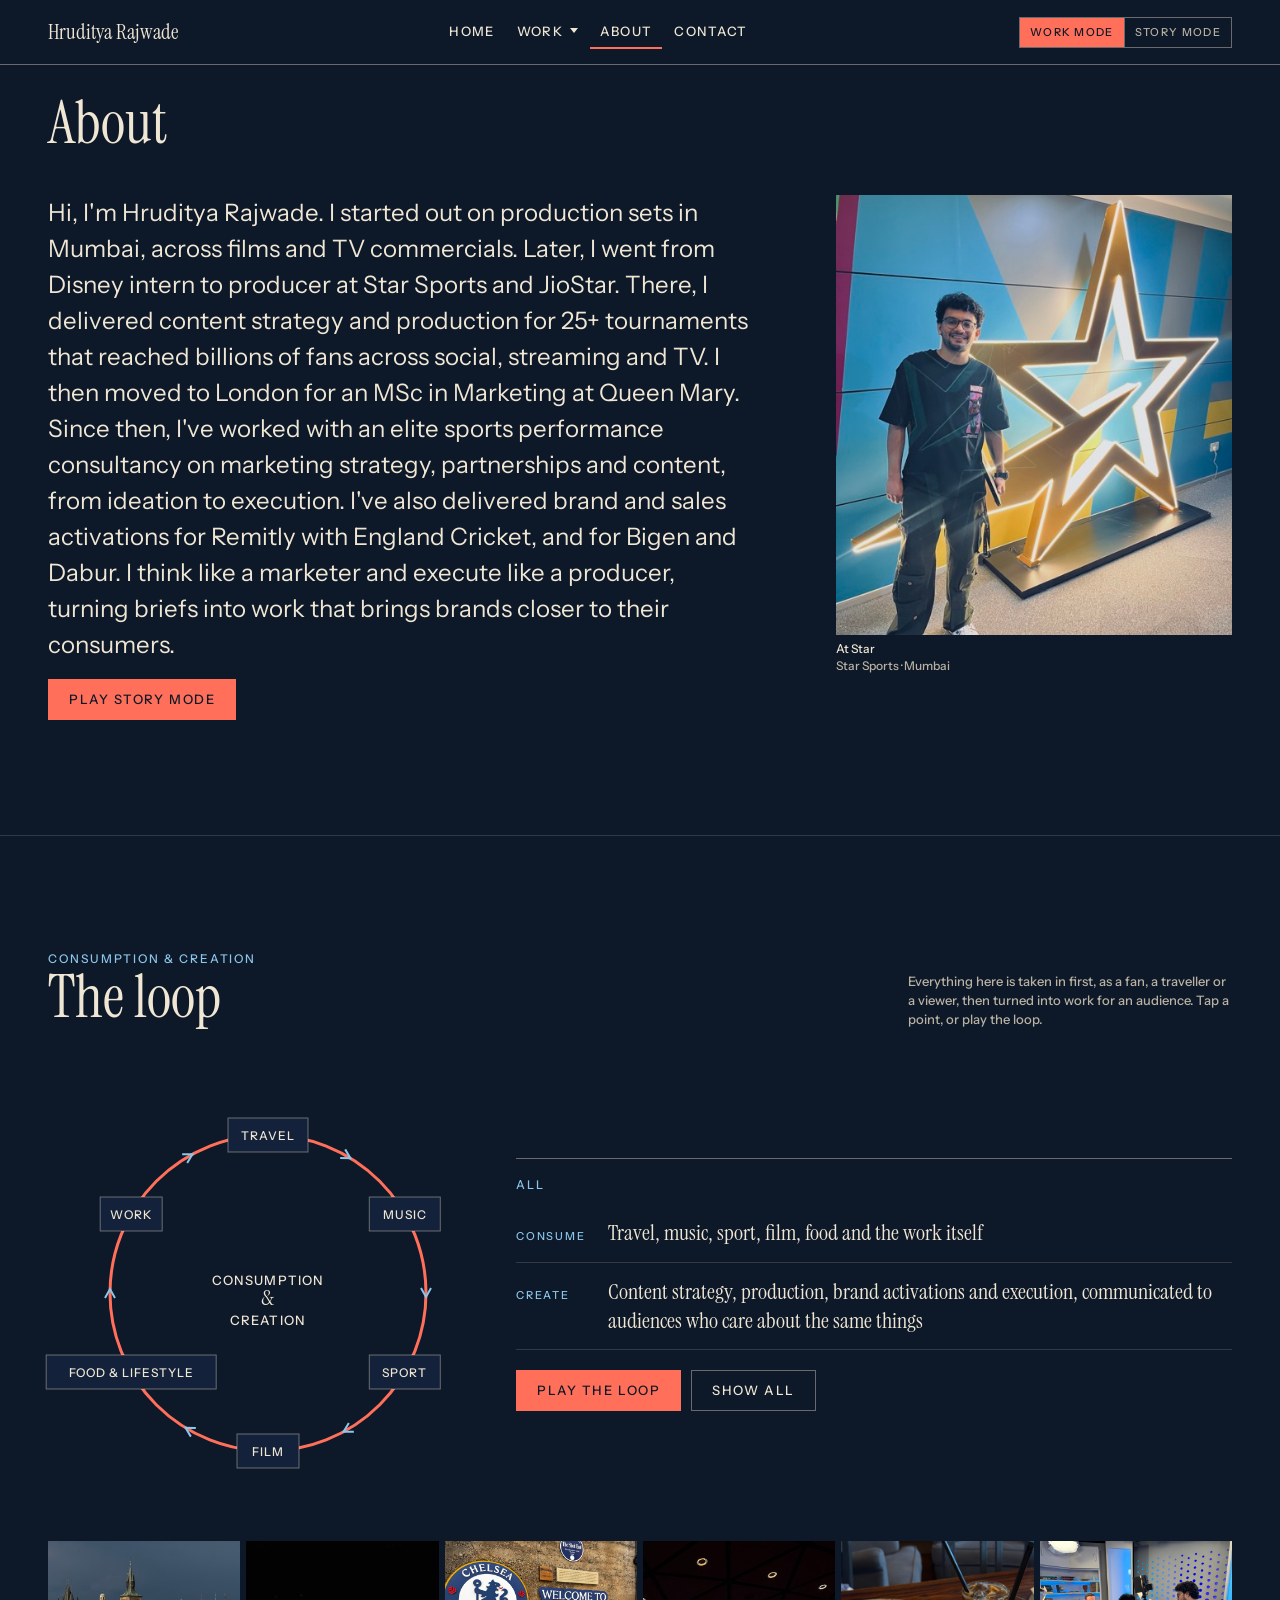
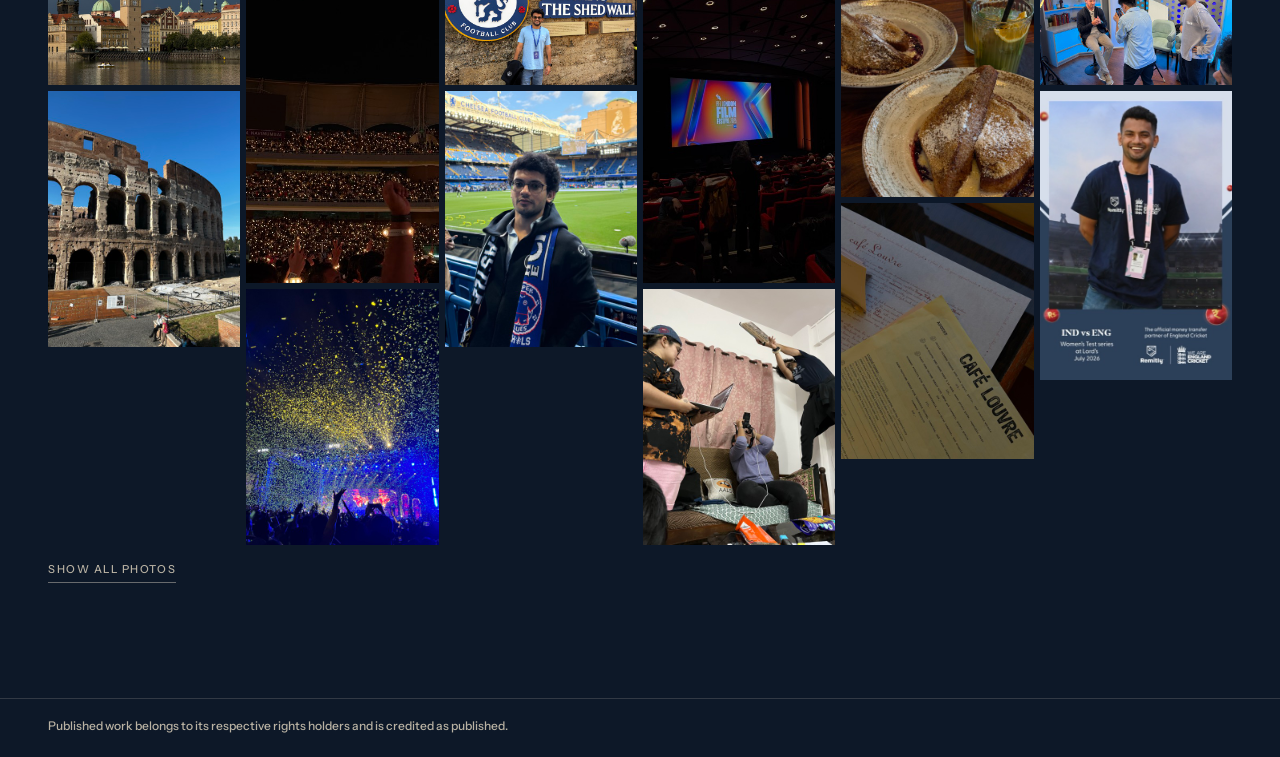
<file: about.html>
<!doctype html>
<html lang="en-GB">
<head>
<meta charset="utf-8">
<meta name="viewport" content="width=device-width, initial-scale=1, viewport-fit=cover">
<title>About | Hruditya Rajwade</title>
<meta name="description" content="Content and marketing across sports, media and entertainment. Two years producing for Star Sports and JioStar; MSc Marketing, QMUL. London.">
<meta name="theme-color" content="#0d1828">
<meta property="og:type" content="website">
<meta property="og:site_name" content="Hruditya Rajwade">
<meta property="og:title" content="Hruditya Rajwade — Content &amp; Marketing Professional">
<meta property="og:description" content="Content and marketing across sports, media and entertainment. Two years producing for Star Sports and JioStar; MSc Marketing, QMUL. London.">
<meta property="og:image" content="https://hrud1tya.github.io/Hruditya/assets/og.jpg">
<meta property="og:image:width" content="1200">
<meta property="og:image:height" content="630">
<meta property="og:image:alt" content="Hruditya Rajwade, Content &amp; Marketing Professional">
<meta name="twitter:card" content="summary_large_image">
<meta name="twitter:title" content="Hruditya Rajwade — Content &amp; Marketing Professional">
<meta name="twitter:description" content="Content and marketing across sports, media and entertainment. Two years producing for Star Sports and JioStar; MSc Marketing, QMUL. London.">
<meta name="twitter:image" content="https://hrud1tya.github.io/Hruditya/assets/og.jpg">
<link rel="preconnect" href="https://fonts.googleapis.com">
<link rel="preconnect" href="https://fonts.gstatic.com" crossorigin>
<link rel="stylesheet" href="https://fonts.googleapis.com/css2?family=Instrument+Serif&family=Instrument+Sans:wght@400;500&family=Press+Start+2P&display=swap">
<link rel="stylesheet" href="assets/css/site.css?v=28">
<link rel="icon" href="data:image/svg+xml,%3Csvg xmlns='http://www.w3.org/2000/svg' viewBox='0 0 32 32'%3E%3Crect width='32' height='32' fill='%230d1828'/%3E%3Ctext x='16' y='23' text-anchor='middle' font-family='Georgia,serif' font-size='18' fill='%23ff6f59'%3EHR%3C/text%3E%3C/svg%3E">
<script>try{document.documentElement.dataset.mode=localStorage.getItem("hr-mode")||"work"}catch(e){}</script>
</head>
<body class="p-about">
<a class="sr" href="#main">Skip to content</a>
<header class="mast"><div class="wrap mast-in"><a class="mast-name" href="index.html"><b>Hruditya Rajwade</b></a><nav class="nav" aria-label="Main"><a href="index.html">Home</a><details class="menu"><summary>Work</summary><div class="menu-list"><a href="work.html">Overview</a><a href="work-content.html">Content &amp; Creative</a><a href="work-marketing.html">Marketing &amp; Strategy</a><a href="library.html">Selected work</a></div></details><a href="about.html" aria-current="page">About</a><a href="contact.html">Contact</a></nav><div class="mode" role="group" aria-label="Mode"><a class="mode-work" href="work.html" data-mode="work" aria-current=true>Work<span class="mode-x"> mode</span></a><a class="mode-story" href="story.html" data-mode="story">Story<span class="mode-x"> mode</span></a></div></div></header>
<main id="main">
<div class="wrap page-head"><h1 class="h-l">About</h1></div>
<section class="sec-tight"><div class="wrap split rev">
<div class="stack-gap"><p class="about-text">Hi, I&#x27;m Hruditya Rajwade. I started out on production sets in Mumbai, across films and TV commercials. Later, I went from Disney intern to producer at Star Sports and JioStar. There, I delivered content strategy and production for 25+ tournaments that reached billions of fans across social, streaming and TV. I then moved to London for an MSc in Marketing at Queen Mary. Since then, I&#x27;ve worked with an elite sports performance consultancy on marketing strategy, partnerships and content, from ideation to execution. I&#x27;ve also delivered brand and sales activations for Remitly with England Cricket, and for Bigen and Dabur. I think like a marketer and execute like a producer, turning briefs into work that brings brands closer to their consumers.</p>
<p><a class="btn" href="story.html" data-mode-set="story">Play Story mode</a></p></div>
<div><div class="photo-set"><div class="wall one" data-wall><figure class="tile" data-cat=""><span class="pic" style="aspect-ratio:480/640"><img class="fade" src="assets/img/in-front-of-star-logo-0855-s.jpg" srcset="assets/img/in-front-of-star-logo-0855-s.jpg 640w, assets/img/in-front-of-star-logo-0855-l.jpg 1600w" sizes="(min-width: 900px) 25vw, 50vw" data-full="assets/img/in-front-of-star-logo-0855-l.jpg" width="480" height="640" alt="At Star · Star Sports · Mumbai" loading="lazy" decoding="async"></span><figcaption><b>At Star</b><span>Star Sports · Mumbai</span></figcaption></figure></div></div></div>
</div></section>
<section id="loop"><div class="wrap">
<div class="sec-head"><div><p class="kicker">Consumption &amp; Creation</p><h2 class="h-l">The loop</h2></div>
<p class="story-hint">Everything here is taken in first, as a fan, a traveller or a viewer, then turned into work for an audience. Tap a point, or play the loop.</p></div>
<div class="loop" data-loop='{&quot;travel&quot;: {&quot;label&quot;: &quot;Travel&quot;, &quot;consume&quot;: &quot;Cities, streets and coastlines, and how people live in them.&quot;, &quot;create&quot;: &quot;The eye behind production: how a shoot is framed and a story is told, on set and in the edit.&quot;}, &quot;music&quot;: {&quot;label&quot;: &quot;Music&quot;, &quot;consume&quot;: &quot;Gigs and live shows, from Mumbai to the O2.&quot;, &quot;create&quot;: &quot;Rhythm in the edit, and the music video \&quot;Concert Tickets\&quot; by DEYV, conceived, shot and edited.&quot;}, &quot;sport&quot;: {&quot;label&quot;: &quot;Sport&quot;, &quot;consume&quot;: &quot;Matchdays at Stamford Bridge, Wembley, The Oval and the Wankhede, as a fan first.&quot;, &quot;create&quot;: &quot;Content strategy for 25+ tournaments, and activations for Remitly with England Cricket, planned the way a fan watches.&quot;}, &quot;film&quot;: {&quot;label&quot;: &quot;Film&quot;, &quot;consume&quot;: &quot;Cinema and festivals, from the BFI London Film Festival.&quot;, &quot;create&quot;: &quot;Production: film school, assistant director on sets, then directing talent on shoots.&quot;}, &quot;food&quot;: {&quot;label&quot;: &quot;Food &amp; Lifestyle&quot;, &quot;consume&quot;: &quot;Cafés, food and the brands on the everyday shelf.&quot;, &quot;create&quot;: &quot;Brand and sales activations for Bigen and Dabur 1884, talking to shoppers face to face.&quot;}, &quot;work&quot;: {&quot;label&quot;: &quot;Work&quot;, &quot;consume&quot;: &quot;Briefs, social listening, platform data and what audiences respond to.&quot;, &quot;create&quot;: &quot;Execution: briefs turned into content and campaigns that reach the audience on the right platform, at the right moment.&quot;}}'>
<div class="loop-svg"><svg viewBox="0 0 440 440" role="group" aria-label="Consumption and Creation loop"><circle class="ring" cx="220" cy="220" r="158"/><circle class="ring-run" cx="220" cy="220" r="158" pathLength="600" transform="rotate(-90 220 220)"/><path class="tick" d="M-5,-5 L4,0 L-5,5" transform="translate(299.0,83.2) rotate(30.0)"/><path class="tick" d="M-5,-5 L4,0 L-5,5" transform="translate(378.0,220.0) rotate(90.0)"/><path class="tick" d="M-5,-5 L4,0 L-5,5" transform="translate(299.0,356.8) rotate(150.0)"/><path class="tick" d="M-5,-5 L4,0 L-5,5" transform="translate(141.0,356.8) rotate(210.0)"/><path class="tick" d="M-5,-5 L4,0 L-5,5" transform="translate(62.0,220.0) rotate(270.0)"/><path class="tick" d="M-5,-5 L4,0 L-5,5" transform="translate(141.0,83.2) rotate(330.0)"/><text class="mid" x="220" y="212" text-anchor="middle">Consumption</text><text class="mid amp" x="220" y="232" text-anchor="middle">&amp;</text><text class="mid" x="220" y="252" text-anchor="middle">Creation</text><g class="node" data-node="travel" data-i="0" role="button" tabindex="0" aria-pressed="false" aria-label="Travel"><rect x="180.0" y="45.0" width="80.0" height="34"/><text x="220.0" y="67.0" text-anchor="middle">Travel</text></g><g class="node" data-node="music" data-i="1" role="button" tabindex="0" aria-pressed="false" aria-label="Music"><rect x="321.3" y="124.0" width="71.0" height="34"/><text x="356.8" y="146.0" text-anchor="middle">Music</text></g><g class="node" data-node="sport" data-i="2" role="button" tabindex="0" aria-pressed="false" aria-label="Sport"><rect x="321.3" y="282.0" width="71.0" height="34"/><text x="356.8" y="304.0" text-anchor="middle">Sport</text></g><g class="node" data-node="film" data-i="3" role="button" tabindex="0" aria-pressed="false" aria-label="Film"><rect x="189.0" y="361.0" width="62.0" height="34"/><text x="220.0" y="383.0" text-anchor="middle">Film</text></g><g class="node" data-node="food" data-i="4" role="button" tabindex="0" aria-pressed="false" aria-label="Food &amp; Lifestyle"><rect x="-1.8" y="282.0" width="170.0" height="34"/><text x="83.2" y="304.0" text-anchor="middle">Food &amp; Lifestyle</text></g><g class="node" data-node="work" data-i="5" role="button" tabindex="0" aria-pressed="false" aria-label="Work"><rect x="52.2" y="124.0" width="62.0" height="34"/><text x="83.2" y="146.0" text-anchor="middle">Work</text></g></svg></div>
<div class="loop-panel">
<p class="kicker loop-label">All</p>
<div class="io"><p class="io-k">Consume</p><p class="io-v loop-consume">Travel, music, sport, film, food and the work itself</p></div>
<div class="io"><p class="io-k coral">Create</p><p class="io-v loop-create">Content strategy, production, brand activations and execution, communicated to audiences who care about the same things</p></div>
<p class="loop-btns"><button type="button" class="btn loop-play">Play the loop</button><button type="button" class="btn ghost loop-all">Show all</button></p>
</div></div>
<div class="photo-set all-mode" id="loopset"><div class="wall loop-wall" id="loopwall" data-wall><figure class="tile lead" data-cat="travel"><span class="pic" style="aspect-ratio:640/480"><img class="fade" src="assets/img/prague-7450-s.jpg" srcset="assets/img/prague-7450-s.jpg 640w, assets/img/prague-7450-l.jpg 1600w" sizes="(min-width: 900px) 25vw, 50vw" data-full="assets/img/prague-7450-l.jpg" width="640" height="480" alt="Prague" loading="eager" fetchpriority="high" decoding="async"></span><figcaption><b>Prague</b></figcaption></figure><figure class="tile lead" data-cat="travel"><span class="pic" style="aspect-ratio:640/480"><img class="fade" src="assets/img/colosseum-5433-s.jpg" srcset="assets/img/colosseum-5433-s.jpg 640w, assets/img/colosseum-5433-l.jpg 1600w" sizes="(min-width: 900px) 25vw, 50vw" data-full="assets/img/colosseum-5433-l.jpg" width="640" height="480" alt="Colosseum · Rome" loading="eager" fetchpriority="high" decoding="async"></span><figcaption><b>Colosseum</b><span>Rome</span></figcaption></figure><figure class="tile" data-cat="travel"><span class="pic" style="aspect-ratio:360/640"><img class="fade" src="assets/img/photographing-karlstejn-castle-7948-s.jpg" srcset="assets/img/photographing-karlstejn-castle-7948-s.jpg 640w, assets/img/photographing-karlstejn-castle-7948-l.jpg 1600w" sizes="(min-width: 900px) 25vw, 50vw" data-full="assets/img/photographing-karlstejn-castle-7948-l.jpg" width="360" height="640" alt="Photographing Karlštejn Castle" loading="eager" decoding="async"></span><figcaption><b>Photographing Karlštejn Castle</b></figcaption></figure><figure class="tile" data-cat="travel"><span class="pic" style="aspect-ratio:360/640"><img class="fade" src="assets/img/kelingking-beach-trek-1552-s.jpg" srcset="assets/img/kelingking-beach-trek-1552-s.jpg 640w, assets/img/kelingking-beach-trek-1552-l.jpg 1600w" sizes="(min-width: 900px) 25vw, 50vw" data-full="assets/img/kelingking-beach-trek-1552-l.jpg" width="360" height="640" alt="Kelingking Beach trek · Bali" loading="eager" decoding="async"></span><figcaption><b>Kelingking Beach trek</b><span>Bali</span></figcaption></figure><figure class="tile" data-cat="travel"><span class="pic" style="aspect-ratio:640/480"><img class="fade" src="assets/img/dancing-house-prague-8775-s.jpg" srcset="assets/img/dancing-house-prague-8775-s.jpg 640w, assets/img/dancing-house-prague-8775-l.jpg 1600w" sizes="(min-width: 900px) 25vw, 50vw" data-full="assets/img/dancing-house-prague-8775-l.jpg" width="640" height="480" alt="Dancing House · Prague" loading="eager" decoding="async"></span><figcaption><b>Dancing House</b><span>Prague</span></figcaption></figure><figure class="tile" data-cat="travel"><span class="pic" style="aspect-ratio:640/360"><img class="fade" src="assets/img/old-harry-rocks-3402-s.jpg" srcset="assets/img/old-harry-rocks-3402-s.jpg 640w, assets/img/old-harry-rocks-3402-l.jpg 1600w" sizes="(min-width: 900px) 25vw, 50vw" data-full="assets/img/old-harry-rocks-3402-l.jpg" width="640" height="360" alt="Old Harry Rocks · Dorset" loading="eager" decoding="async"></span><figcaption><b>Old Harry Rocks</b><span>Dorset</span></figcaption></figure><figure class="tile" data-cat="travel"><span class="pic" style="aspect-ratio:360/640"><img class="fade" src="assets/img/venice-9984-s.jpg" srcset="assets/img/venice-9984-s.jpg 640w, assets/img/venice-9984-l.jpg 1600w" sizes="(min-width: 900px) 25vw, 50vw" data-full="assets/img/venice-9984-l.jpg" width="360" height="640" alt="Venice" loading="lazy" decoding="async"></span><figcaption><b>Venice</b></figcaption></figure><figure class="tile" data-cat="travel"><span class="pic" style="aspect-ratio:640/480"><img class="fade" src="assets/img/lennon-wall-prague-7484-s.jpg" srcset="assets/img/lennon-wall-prague-7484-s.jpg 640w, assets/img/lennon-wall-prague-7484-l.jpg 1600w" sizes="(min-width: 900px) 25vw, 50vw" data-full="assets/img/lennon-wall-prague-7484-l.jpg" width="640" height="480" alt="Lennon Wall · Prague" loading="lazy" decoding="async"></span><figcaption><b>Lennon Wall</b><span>Prague</span></figcaption></figure><figure class="tile" data-cat="travel"><span class="pic" style="aspect-ratio:360/640"><img class="fade" src="assets/img/lake-como-0067-s.jpg" srcset="assets/img/lake-como-0067-s.jpg 640w, assets/img/lake-como-0067-l.jpg 1600w" sizes="(min-width: 900px) 25vw, 50vw" data-full="assets/img/lake-como-0067-l.jpg" width="360" height="640" alt="Lake Como" loading="lazy" decoding="async"></span><figcaption><b>Lake Como</b></figcaption></figure><figure class="tile" data-cat="travel"><span class="pic" style="aspect-ratio:480/640"><img class="fade" src="assets/img/looking-out-of-the-train-8909-s.jpg" srcset="assets/img/looking-out-of-the-train-8909-s.jpg 640w, assets/img/looking-out-of-the-train-8909-l.jpg 1600w" sizes="(min-width: 900px) 25vw, 50vw" data-full="assets/img/looking-out-of-the-train-8909-l.jpg" width="480" height="640" alt="Out of the train window" loading="lazy" decoding="async"></span><figcaption><b>Out of the train window</b></figcaption></figure><figure class="tile" data-cat="travel"><span class="pic" style="aspect-ratio:640/480"><img class="fade" src="assets/img/leake-street-graffiti-6985-s.jpg" srcset="assets/img/leake-street-graffiti-6985-s.jpg 640w, assets/img/leake-street-graffiti-6985-l.jpg 1600w" sizes="(min-width: 900px) 25vw, 50vw" data-full="assets/img/leake-street-graffiti-6985-l.jpg" width="640" height="480" alt="Leake Street graffiti · London" loading="lazy" decoding="async"></span><figcaption><b>Leake Street graffiti</b><span>London</span></figcaption></figure><figure class="tile" data-cat="travel"><span class="pic" style="aspect-ratio:360/640"><img class="fade" src="assets/img/zurich-boats-0231-s.jpg" srcset="assets/img/zurich-boats-0231-s.jpg 640w, assets/img/zurich-boats-0231-l.jpg 1600w" sizes="(min-width: 900px) 25vw, 50vw" data-full="assets/img/zurich-boats-0231-l.jpg" width="360" height="640" alt="Zurich" loading="lazy" decoding="async"></span><figcaption><b>Zurich</b></figcaption></figure><figure class="tile" data-cat="travel"><span class="pic" style="aspect-ratio:640/480"><img class="fade" src="assets/img/trevi-fountain-5340-s.jpg" srcset="assets/img/trevi-fountain-5340-s.jpg 640w, assets/img/trevi-fountain-5340-l.jpg 1600w" sizes="(min-width: 900px) 25vw, 50vw" data-full="assets/img/trevi-fountain-5340-l.jpg" width="640" height="480" alt="Trevi Fountain · Rome" loading="lazy" decoding="async"></span><figcaption><b>Trevi Fountain</b><span>Rome</span></figcaption></figure><figure class="tile" data-cat="travel"><span class="pic" style="aspect-ratio:640/480"><img class="fade" src="assets/img/prague-at-night-8058-s.jpg" srcset="assets/img/prague-at-night-8058-s.jpg 640w, assets/img/prague-at-night-8058-l.jpg 1600w" sizes="(min-width: 900px) 25vw, 50vw" data-full="assets/img/prague-at-night-8058-l.jpg" width="640" height="480" alt="Prague at night" loading="lazy" decoding="async"></span><figcaption><b>Prague at night</b></figcaption></figure><figure class="tile more" data-cat="travel"><span class="pic" style="aspect-ratio:640/480"><img class="fade" src="assets/img/autumn-leaves-8715-s.jpg" srcset="assets/img/autumn-leaves-8715-s.jpg 640w, assets/img/autumn-leaves-8715-l.jpg 1600w" sizes="(min-width: 900px) 25vw, 50vw" data-full="assets/img/autumn-leaves-8715-l.jpg" width="640" height="480" alt="Autumn leaves" loading="lazy" decoding="async"></span><figcaption><b>Autumn leaves</b></figcaption></figure><figure class="tile more" data-cat="travel"><span class="pic" style="aspect-ratio:360/640"><img class="fade" src="assets/img/bali-sea-and-rocks-1665-s.jpg" srcset="assets/img/bali-sea-and-rocks-1665-s.jpg 640w, assets/img/bali-sea-and-rocks-1665-l.jpg 1600w" sizes="(min-width: 900px) 25vw, 50vw" data-full="assets/img/bali-sea-and-rocks-1665-l.jpg" width="360" height="640" alt="Bali sea and rocks" loading="lazy" decoding="async"></span><figcaption><b>Bali sea and rocks</b></figcaption></figure><figure class="tile more" data-cat="travel"><span class="pic" style="aspect-ratio:360/640"><img class="fade" src="assets/img/bali-sea-and-rocks-1681-s.jpg" srcset="assets/img/bali-sea-and-rocks-1681-s.jpg 640w, assets/img/bali-sea-and-rocks-1681-l.jpg 1600w" sizes="(min-width: 900px) 25vw, 50vw" data-full="assets/img/bali-sea-and-rocks-1681-l.jpg" width="360" height="640" alt="Bali sea and rocks" loading="lazy" decoding="async"></span><figcaption><b>Bali sea and rocks</b></figcaption></figure><figure class="tile more" data-cat="travel"><span class="pic" style="aspect-ratio:360/640"><img class="fade" src="assets/img/barcelona-8584-s.jpg" srcset="assets/img/barcelona-8584-s.jpg 640w, assets/img/barcelona-8584-l.jpg 1600w" sizes="(min-width: 900px) 25vw, 50vw" data-full="assets/img/barcelona-8584-l.jpg" width="360" height="640" alt="Barcelona" loading="lazy" decoding="async"></span><figcaption><b>Barcelona</b></figcaption></figure><figure class="tile more" data-cat="travel"><span class="pic" style="aspect-ratio:640/480"><img class="fade" src="assets/img/coastal-walk-2447-s.jpg" srcset="assets/img/coastal-walk-2447-s.jpg 640w, assets/img/coastal-walk-2447-l.jpg 1600w" sizes="(min-width: 900px) 25vw, 50vw" data-full="assets/img/coastal-walk-2447-l.jpg" width="640" height="480" alt="Coastal walk" loading="lazy" decoding="async"></span><figcaption><b>Coastal walk</b></figcaption></figure><figure class="tile more" data-cat="travel"><span class="pic" style="aspect-ratio:294/640"><img class="fade" src="assets/img/flight-into-the-sky-3891-s.jpg" srcset="assets/img/flight-into-the-sky-3891-s.jpg 640w, assets/img/flight-into-the-sky-3891-l.jpg 1600w" sizes="(min-width: 900px) 25vw, 50vw" data-full="assets/img/flight-into-the-sky-3891-l.jpg" width="294" height="640" alt="Flight into the sky" loading="lazy" decoding="async"></span><figcaption><b>Flight into the sky</b></figcaption></figure><figure class="tile more" data-cat="travel"><span class="pic" style="aspect-ratio:640/480"><img class="fade" src="assets/img/florence-cathedral-5762-s.jpg" srcset="assets/img/florence-cathedral-5762-s.jpg 640w, assets/img/florence-cathedral-5762-l.jpg 1600w" sizes="(min-width: 900px) 25vw, 50vw" data-full="assets/img/florence-cathedral-5762-l.jpg" width="640" height="480" alt="Florence cathedral" loading="lazy" decoding="async"></span><figcaption><b>Florence cathedral</b></figcaption></figure><figure class="tile more" data-cat="travel"><span class="pic" style="aspect-ratio:360/640"><img class="fade" src="assets/img/gili-t-beach-and-water-2170-s.jpg" srcset="assets/img/gili-t-beach-and-water-2170-s.jpg 640w, assets/img/gili-t-beach-and-water-2170-l.jpg 1600w" sizes="(min-width: 900px) 25vw, 50vw" data-full="assets/img/gili-t-beach-and-water-2170-l.jpg" width="360" height="640" alt="Gili T beach and water" loading="lazy" decoding="async"></span><figcaption><b>Gili T beach and water</b></figcaption></figure><figure class="tile more" data-cat="travel"><span class="pic" style="aspect-ratio:360/640"><img class="fade" src="assets/img/gili-t-boat-journey-2914-s.jpg" srcset="assets/img/gili-t-boat-journey-2914-s.jpg 640w, assets/img/gili-t-boat-journey-2914-l.jpg 1600w" sizes="(min-width: 900px) 25vw, 50vw" data-full="assets/img/gili-t-boat-journey-2914-l.jpg" width="360" height="640" alt="Gili T boat journey" loading="lazy" decoding="async"></span><figcaption><b>Gili T boat journey</b></figcaption></figure><figure class="tile more" data-cat="travel"><span class="pic" style="aspect-ratio:640/480"><img class="fade" src="assets/img/girona-cathedral-4862-s.jpg" srcset="assets/img/girona-cathedral-4862-s.jpg 640w, assets/img/girona-cathedral-4862-l.jpg 1600w" sizes="(min-width: 900px) 25vw, 50vw" data-full="assets/img/girona-cathedral-4862-l.jpg" width="640" height="480" alt="Girona cathedral" loading="lazy" decoding="async"></span><figcaption><b>Girona cathedral</b></figcaption></figure><figure class="tile more" data-cat="travel"><span class="pic" style="aspect-ratio:640/480"><img class="fade" src="assets/img/girona-church-interior-4833-s.jpg" srcset="assets/img/girona-church-interior-4833-s.jpg 640w, assets/img/girona-church-interior-4833-l.jpg 1600w" sizes="(min-width: 900px) 25vw, 50vw" data-full="assets/img/girona-church-interior-4833-l.jpg" width="640" height="480" alt="Girona church interior" loading="lazy" decoding="async"></span><figcaption><b>Girona church interior</b></figcaption></figure><figure class="tile more" data-cat="travel"><span class="pic" style="aspect-ratio:360/640"><img class="fade" src="assets/img/head-of-franz-kafka-prague-8473-s.jpg" srcset="assets/img/head-of-franz-kafka-prague-8473-s.jpg 640w, assets/img/head-of-franz-kafka-prague-8473-l.jpg 1600w" sizes="(min-width: 900px) 25vw, 50vw" data-full="assets/img/head-of-franz-kafka-prague-8473-l.jpg" width="360" height="640" alt="Rotating head sculpture · Prague" loading="lazy" decoding="async"></span><figcaption><b>Rotating head sculpture</b><span>Prague</span></figcaption></figure><figure class="tile more" data-cat="travel"><span class="pic" style="aspect-ratio:640/480"><img class="fade" src="assets/img/karlstejn-castle-7764-s.jpg" srcset="assets/img/karlstejn-castle-7764-s.jpg 640w, assets/img/karlstejn-castle-7764-l.jpg 1600w" sizes="(min-width: 900px) 25vw, 50vw" data-full="assets/img/karlstejn-castle-7764-l.jpg" width="640" height="480" alt="Karlštejn Castle" loading="lazy" decoding="async"></span><figcaption><b>Karlštejn Castle</b></figcaption></figure><figure class="tile more" data-cat="travel"><span class="pic" style="aspect-ratio:640/480"><img class="fade" src="assets/img/karlstejn-castle-7786-s.jpg" srcset="assets/img/karlstejn-castle-7786-s.jpg 640w, assets/img/karlstejn-castle-7786-l.jpg 1600w" sizes="(min-width: 900px) 25vw, 50vw" data-full="assets/img/karlstejn-castle-7786-l.jpg" width="640" height="480" alt="Karlštejn Castle" loading="lazy" decoding="async"></span><figcaption><b>Karlštejn Castle</b></figcaption></figure><figure class="tile more" data-cat="travel"><span class="pic" style="aspect-ratio:294/640"><img class="fade" src="assets/img/kelingking-beach-water-3893-s.jpg" srcset="assets/img/kelingking-beach-water-3893-s.jpg 640w, assets/img/kelingking-beach-water-3893-l.jpg 1600w" sizes="(min-width: 900px) 25vw, 50vw" data-full="assets/img/kelingking-beach-water-3893-l.jpg" width="294" height="640" alt="Kelingking Beach water" loading="lazy" decoding="async"></span><figcaption><b>Kelingking Beach water</b></figcaption></figure><figure class="tile more" data-cat="travel"><span class="pic" style="aspect-ratio:640/480"><img class="fade" src="assets/img/leake-street-graffiti-8198-s.jpg" srcset="assets/img/leake-street-graffiti-8198-s.jpg 640w, assets/img/leake-street-graffiti-8198-l.jpg 1600w" sizes="(min-width: 900px) 25vw, 50vw" data-full="assets/img/leake-street-graffiti-8198-l.jpg" width="640" height="480" alt="Leake Street graffiti" loading="lazy" decoding="async"></span><figcaption><b>Leake Street graffiti</b></figcaption></figure><figure class="tile more" data-cat="travel"><span class="pic" style="aspect-ratio:640/480"><img class="fade" src="assets/img/leake-street-graffiti-8800-s.jpg" srcset="assets/img/leake-street-graffiti-8800-s.jpg 640w, assets/img/leake-street-graffiti-8800-l.jpg 1600w" sizes="(min-width: 900px) 25vw, 50vw" data-full="assets/img/leake-street-graffiti-8800-l.jpg" width="640" height="480" alt="Leake Street graffiti" loading="lazy" decoding="async"></span><figcaption><b>Leake Street graffiti</b></figcaption></figure><figure class="tile more" data-cat="travel"><span class="pic" style="aspect-ratio:360/640"><img class="fade" src="assets/img/leake-street-portrait-graffiti-8715-2-s.jpg" srcset="assets/img/leake-street-portrait-graffiti-8715-2-s.jpg 640w, assets/img/leake-street-portrait-graffiti-8715-2-l.jpg 1600w" sizes="(min-width: 900px) 25vw, 50vw" data-full="assets/img/leake-street-portrait-graffiti-8715-2-l.jpg" width="360" height="640" alt="Leake Street portrait graffiti" loading="lazy" decoding="async"></span><figcaption><b>Leake Street portrait graffiti</b></figcaption></figure><figure class="tile more" data-cat="travel"><span class="pic" style="aspect-ratio:360/640"><img class="fade" src="assets/img/leaning-tower-of-pisa-9745-s.jpg" srcset="assets/img/leaning-tower-of-pisa-9745-s.jpg 640w, assets/img/leaning-tower-of-pisa-9745-l.jpg 1600w" sizes="(min-width: 900px) 25vw, 50vw" data-full="assets/img/leaning-tower-of-pisa-9745-l.jpg" width="360" height="640" alt="Leaning Tower of Pisa" loading="lazy" decoding="async"></span><figcaption><b>Leaning Tower of Pisa</b></figcaption></figure><figure class="tile more" data-cat="travel"><span class="pic" style="aspect-ratio:360/640"><img class="fade" src="assets/img/montserrat-mountain-view-8393-s.jpg" srcset="assets/img/montserrat-mountain-view-8393-s.jpg 640w, assets/img/montserrat-mountain-view-8393-l.jpg 1600w" sizes="(min-width: 900px) 25vw, 50vw" data-full="assets/img/montserrat-mountain-view-8393-l.jpg" width="360" height="640" alt="Montserrat" loading="lazy" decoding="async"></span><figcaption><b>Montserrat</b></figcaption></figure><figure class="tile more" data-cat="travel"><span class="pic" style="aspect-ratio:360/640"><img class="fade" src="assets/img/old-harry-rocks-3375-s.jpg" srcset="assets/img/old-harry-rocks-3375-s.jpg 640w, assets/img/old-harry-rocks-3375-l.jpg 1600w" sizes="(min-width: 900px) 25vw, 50vw" data-full="assets/img/old-harry-rocks-3375-l.jpg" width="360" height="640" alt="Old Harry Rocks" loading="lazy" decoding="async"></span><figcaption><b>Old Harry Rocks</b></figcaption></figure><figure class="tile more" data-cat="travel"><span class="pic" style="aspect-ratio:640/480"><img class="fade" src="assets/img/old-harry-rocks-signpost-3354-s.jpg" srcset="assets/img/old-harry-rocks-signpost-3354-s.jpg 640w, assets/img/old-harry-rocks-signpost-3354-l.jpg 1600w" sizes="(min-width: 900px) 25vw, 50vw" data-full="assets/img/old-harry-rocks-signpost-3354-l.jpg" width="640" height="480" alt="Old Harry Rocks signpost" loading="lazy" decoding="async"></span><figcaption><b>Old Harry Rocks signpost</b></figcaption></figure><figure class="tile more" data-cat="travel"><span class="pic" style="aspect-ratio:640/480"><img class="fade" src="assets/img/old-harry-rocks-trek-3305-s.jpg" srcset="assets/img/old-harry-rocks-trek-3305-s.jpg 640w, assets/img/old-harry-rocks-trek-3305-l.jpg 1600w" sizes="(min-width: 900px) 25vw, 50vw" data-full="assets/img/old-harry-rocks-trek-3305-l.jpg" width="640" height="480" alt="Old Harry Rocks trek" loading="lazy" decoding="async"></span><figcaption><b>Old Harry Rocks trek</b></figcaption></figure><figure class="tile more" data-cat="travel"><span class="pic" style="aspect-ratio:360/640"><img class="fade" src="assets/img/painted-interior-9056-s.jpg" srcset="assets/img/painted-interior-9056-s.jpg 640w, assets/img/painted-interior-9056-l.jpg 1600w" sizes="(min-width: 900px) 25vw, 50vw" data-full="assets/img/painted-interior-9056-l.jpg" width="360" height="640" alt="Painted interior" loading="lazy" decoding="async"></span><figcaption><b>Painted interior</b></figcaption></figure><figure class="tile more" data-cat="travel"><span class="pic" style="aspect-ratio:360/640"><img class="fade" src="assets/img/painted-interior-9078-s.jpg" srcset="assets/img/painted-interior-9078-s.jpg 640w, assets/img/painted-interior-9078-l.jpg 1600w" sizes="(min-width: 900px) 25vw, 50vw" data-full="assets/img/painted-interior-9078-l.jpg" width="360" height="640" alt="Painted interior" loading="lazy" decoding="async"></span><figcaption><b>Painted interior</b></figcaption></figure><figure class="tile more" data-cat="travel"><span class="pic" style="aspect-ratio:360/640"><img class="fade" src="assets/img/photographing-prague-from-above-9811-s.jpg" srcset="assets/img/photographing-prague-from-above-9811-s.jpg 640w, assets/img/photographing-prague-from-above-9811-l.jpg 1600w" sizes="(min-width: 900px) 25vw, 50vw" data-full="assets/img/photographing-prague-from-above-9811-l.jpg" width="360" height="640" alt="Photographing Prague from above" loading="lazy" decoding="async"></span><figcaption><b>Photographing Prague from above</b></figcaption></figure><figure class="tile more" data-cat="travel"><span class="pic" style="aspect-ratio:640/480"><img class="fade" src="assets/img/prague-castle-cathedral-exterior-8993-s.jpg" srcset="assets/img/prague-castle-cathedral-exterior-8993-s.jpg 640w, assets/img/prague-castle-cathedral-exterior-8993-l.jpg 1600w" sizes="(min-width: 900px) 25vw, 50vw" data-full="assets/img/prague-castle-cathedral-exterior-8993-l.jpg" width="640" height="480" alt="Prague Castle cathedral exterior" loading="lazy" decoding="async"></span><figcaption><b>Prague Castle cathedral exterior</b></figcaption></figure><figure class="tile more" data-cat="travel"><span class="pic" style="aspect-ratio:640/480"><img class="fade" src="assets/img/prague-digital-art-gallery-8462-s.jpg" srcset="assets/img/prague-digital-art-gallery-8462-s.jpg 640w, assets/img/prague-digital-art-gallery-8462-l.jpg 1600w" sizes="(min-width: 900px) 25vw, 50vw" data-full="assets/img/prague-digital-art-gallery-8462-l.jpg" width="640" height="480" alt="Prague digital art gallery" loading="lazy" decoding="async"></span><figcaption><b>Prague digital art gallery</b></figcaption></figure><figure class="tile more" data-cat="travel"><span class="pic" style="aspect-ratio:640/480"><img class="fade" src="assets/img/prague-riverside-8809-s.jpg" srcset="assets/img/prague-riverside-8809-s.jpg 640w, assets/img/prague-riverside-8809-l.jpg 1600w" sizes="(min-width: 900px) 25vw, 50vw" data-full="assets/img/prague-riverside-8809-l.jpg" width="640" height="480" alt="Prague riverside" loading="lazy" decoding="async"></span><figcaption><b>Prague riverside</b></figcaption></figure><figure class="tile more" data-cat="travel"><span class="pic" style="aspect-ratio:640/480"><img class="fade" src="assets/img/prague-sunset-7512-s.jpg" srcset="assets/img/prague-sunset-7512-s.jpg 640w, assets/img/prague-sunset-7512-l.jpg 1600w" sizes="(min-width: 900px) 25vw, 50vw" data-full="assets/img/prague-sunset-7512-l.jpg" width="640" height="480" alt="Prague sunset" loading="lazy" decoding="async"></span><figcaption><b>Prague sunset</b></figcaption></figure><figure class="tile more" data-cat="travel"><span class="pic" style="aspect-ratio:640/480"><img class="fade" src="assets/img/prague-at-night-8029-s.jpg" srcset="assets/img/prague-at-night-8029-s.jpg 640w, assets/img/prague-at-night-8029-l.jpg 1600w" sizes="(min-width: 900px) 25vw, 50vw" data-full="assets/img/prague-at-night-8029-l.jpg" width="640" height="480" alt="Prague at night" loading="lazy" decoding="async"></span><figcaption><b>Prague at night</b></figcaption></figure><figure class="tile more" data-cat="travel"><span class="pic" style="aspect-ratio:640/480"><img class="fade" src="assets/img/prague-at-night-8041-s.jpg" srcset="assets/img/prague-at-night-8041-s.jpg 640w, assets/img/prague-at-night-8041-l.jpg 1600w" sizes="(min-width: 900px) 25vw, 50vw" data-full="assets/img/prague-at-night-8041-l.jpg" width="640" height="480" alt="Prague at night" loading="lazy" decoding="async"></span><figcaption><b>Prague at night</b></figcaption></figure><figure class="tile more" data-cat="travel"><span class="pic" style="aspect-ratio:480/640"><img class="fade" src="assets/img/prague-from-above-9088-s.jpg" srcset="assets/img/prague-from-above-9088-s.jpg 640w, assets/img/prague-from-above-9088-l.jpg 1600w" sizes="(min-width: 900px) 25vw, 50vw" data-full="assets/img/prague-from-above-9088-l.jpg" width="480" height="640" alt="Prague from above" loading="lazy" decoding="async"></span><figcaption><b>Prague from above</b></figcaption></figure><figure class="tile more" data-cat="travel"><span class="pic" style="aspect-ratio:640/480"><img class="fade" src="assets/img/swanage-view-3317-s.jpg" srcset="assets/img/swanage-view-3317-s.jpg 640w, assets/img/swanage-view-3317-l.jpg 1600w" sizes="(min-width: 900px) 25vw, 50vw" data-full="assets/img/swanage-view-3317-l.jpg" width="640" height="480" alt="Swanage view" loading="lazy" decoding="async"></span><figcaption><b>Swanage view</b></figcaption></figure><figure class="tile more" data-cat="travel"><span class="pic" style="aspect-ratio:294/640"><img class="fade" src="assets/img/tossa-de-mar-sea-and-rocks-3892-s.jpg" srcset="assets/img/tossa-de-mar-sea-and-rocks-3892-s.jpg 640w, assets/img/tossa-de-mar-sea-and-rocks-3892-l.jpg 1600w" sizes="(min-width: 900px) 25vw, 50vw" data-full="assets/img/tossa-de-mar-sea-and-rocks-3892-l.jpg" width="294" height="640" alt="Tossa de Mar sea and rocks" loading="lazy" decoding="async"></span><figcaption><b>Tossa de Mar sea and rocks</b></figcaption></figure><figure class="tile more" data-cat="travel"><span class="pic" style="aspect-ratio:640/480"><img class="fade" src="assets/img/trevi-fountain-9363-s.jpg" srcset="assets/img/trevi-fountain-9363-s.jpg 640w, assets/img/trevi-fountain-9363-l.jpg 1600w" sizes="(min-width: 900px) 25vw, 50vw" data-full="assets/img/trevi-fountain-9363-l.jpg" width="640" height="480" alt="Trevi Fountain" loading="lazy" decoding="async"></span><figcaption><b>Trevi Fountain</b></figcaption></figure><figure class="tile more" data-cat="travel"><span class="pic" style="aspect-ratio:360/640"><img class="fade" src="assets/img/vatican-ceiling-paintings-8800-s.jpg" srcset="assets/img/vatican-ceiling-paintings-8800-s.jpg 640w, assets/img/vatican-ceiling-paintings-8800-l.jpg 1600w" sizes="(min-width: 900px) 25vw, 50vw" data-full="assets/img/vatican-ceiling-paintings-8800-l.jpg" width="360" height="640" alt="Vatican ceiling paintings" loading="lazy" decoding="async"></span><figcaption><b>Vatican ceiling paintings</b></figcaption></figure><figure class="tile more" data-cat="travel"><span class="pic" style="aspect-ratio:360/640"><img class="fade" src="assets/img/vatican-interior-9007-s.jpg" srcset="assets/img/vatican-interior-9007-s.jpg 640w, assets/img/vatican-interior-9007-l.jpg 1600w" sizes="(min-width: 900px) 25vw, 50vw" data-full="assets/img/vatican-interior-9007-l.jpg" width="360" height="640" alt="Vatican interior" loading="lazy" decoding="async"></span><figcaption><b>Vatican interior</b></figcaption></figure><figure class="tile more" data-cat="travel"><span class="pic" style="aspect-ratio:360/640"><img class="fade" src="assets/img/vatican-interior-statues-8931-s.jpg" srcset="assets/img/vatican-interior-statues-8931-s.jpg 640w, assets/img/vatican-interior-statues-8931-l.jpg 1600w" sizes="(min-width: 900px) 25vw, 50vw" data-full="assets/img/vatican-interior-statues-8931-l.jpg" width="360" height="640" alt="Vatican interior statues" loading="lazy" decoding="async"></span><figcaption><b>Vatican interior statues</b></figcaption></figure><figure class="tile more" data-cat="travel"><span class="pic" style="aspect-ratio:640/480"><img class="fade" src="assets/img/walk-to-lake-lhota-8244-s.jpg" srcset="assets/img/walk-to-lake-lhota-8244-s.jpg 640w, assets/img/walk-to-lake-lhota-8244-l.jpg 1600w" sizes="(min-width: 900px) 25vw, 50vw" data-full="assets/img/walk-to-lake-lhota-8244-l.jpg" width="640" height="480" alt="Walk to Lake Lhota" loading="lazy" decoding="async"></span><figcaption><b>Walk to Lake Lhota</b></figcaption></figure><figure class="tile more" data-cat="travel"><span class="pic" style="aspect-ratio:640/480"><img class="fade" src="assets/img/westminster-big-ben-and-underground-5544-s.jpg" srcset="assets/img/westminster-big-ben-and-underground-5544-s.jpg 640w, assets/img/westminster-big-ben-and-underground-5544-l.jpg 1600w" sizes="(min-width: 900px) 25vw, 50vw" data-full="assets/img/westminster-big-ben-and-underground-5544-l.jpg" width="640" height="480" alt="Westminster · London" loading="lazy" decoding="async"></span><figcaption><b>Westminster</b><span>London</span></figcaption></figure><figure class="tile more" data-cat="travel"><span class="pic" style="aspect-ratio:360/640"><img class="fade" src="assets/img/zurich-0230-s.jpg" srcset="assets/img/zurich-0230-s.jpg 640w, assets/img/zurich-0230-l.jpg 1600w" sizes="(min-width: 900px) 25vw, 50vw" data-full="assets/img/zurich-0230-l.jpg" width="360" height="640" alt="Zurich" loading="lazy" decoding="async"></span><figcaption><b>Zurich</b></figcaption></figure><figure class="tile lead" data-cat="music"><span class="pic" style="aspect-ratio:360/640"><img class="fade" src="assets/img/coldplay-concert-9832-s.jpg" srcset="assets/img/coldplay-concert-9832-s.jpg 640w, assets/img/coldplay-concert-9832-l.jpg 1600w" sizes="(min-width: 900px) 25vw, 50vw" data-full="assets/img/coldplay-concert-9832-l.jpg" width="360" height="640" alt="Live music" loading="lazy" decoding="async"></span><figcaption><b>Live music</b></figcaption></figure><figure class="tile lead" data-cat="music"><span class="pic" style="aspect-ratio:640/480"><img class="fade" src="assets/img/king-concert-6263-s.jpg" srcset="assets/img/king-concert-6263-s.jpg 640w, assets/img/king-concert-6263-l.jpg 1600w" sizes="(min-width: 900px) 25vw, 50vw" data-full="assets/img/king-concert-6263-l.jpg" width="640" height="480" alt="Live music" loading="lazy" decoding="async"></span><figcaption><b>Live music</b></figcaption></figure><figure class="tile" data-cat="music"><span class="pic" style="aspect-ratio:360/640"><img class="fade" src="assets/img/rufus-du-sol-at-the-o2-1777-s.jpg" srcset="assets/img/rufus-du-sol-at-the-o2-1777-s.jpg 640w, assets/img/rufus-du-sol-at-the-o2-1777-l.jpg 1600w" sizes="(min-width: 900px) 25vw, 50vw" data-full="assets/img/rufus-du-sol-at-the-o2-1777-l.jpg" width="360" height="640" alt="Live music · The O2, London" loading="lazy" decoding="async"></span><figcaption><b>Live music</b><span>The O2, London</span></figcaption></figure><figure class="tile" data-cat="music"><span class="pic" style="aspect-ratio:480/640"><img class="fade" src="assets/img/ed-sheeran-mumbai-concert-6383-s.jpg" srcset="assets/img/ed-sheeran-mumbai-concert-6383-s.jpg 640w, assets/img/ed-sheeran-mumbai-concert-6383-l.jpg 1600w" sizes="(min-width: 900px) 25vw, 50vw" data-full="assets/img/ed-sheeran-mumbai-concert-6383-l.jpg" width="480" height="640" alt="Live music · Mumbai" loading="lazy" decoding="async"></span><figcaption><b>Live music</b><span>Mumbai</span></figcaption></figure><figure class="tile" data-cat="music"><span class="pic" style="aspect-ratio:360/640"><img class="fade" src="assets/img/green-day-lollapalooza-india-4562-s.jpg" srcset="assets/img/green-day-lollapalooza-india-4562-s.jpg 640w, assets/img/green-day-lollapalooza-india-4562-l.jpg 1600w" sizes="(min-width: 900px) 25vw, 50vw" data-full="assets/img/green-day-lollapalooza-india-4562-l.jpg" width="360" height="640" alt="Live music · Lollapalooza India" loading="lazy" decoding="async"></span><figcaption><b>Live music</b><span>Lollapalooza India</span></figcaption></figure><figure class="tile" data-cat="music"><span class="pic" style="aspect-ratio:640/480"><img class="fade" src="assets/img/the-weeknd-concert-9750-s.jpg" srcset="assets/img/the-weeknd-concert-9750-s.jpg 640w, assets/img/the-weeknd-concert-9750-l.jpg 1600w" sizes="(min-width: 900px) 25vw, 50vw" data-full="assets/img/the-weeknd-concert-9750-l.jpg" width="640" height="480" alt="Live music" loading="lazy" decoding="async"></span><figcaption><b>Live music</b></figcaption></figure><figure class="tile" data-cat="music"><span class="pic" style="aspect-ratio:480/640"><img class="fade" src="assets/img/nh7-strobe-lights-1138-s.jpg" srcset="assets/img/nh7-strobe-lights-1138-s.jpg 640w, assets/img/nh7-strobe-lights-1138-l.jpg 1600w" sizes="(min-width: 900px) 25vw, 50vw" data-full="assets/img/nh7-strobe-lights-1138-l.jpg" width="480" height="640" alt="Live music · NH7" loading="lazy" decoding="async"></span><figcaption><b>Live music</b><span>NH7</span></figcaption></figure><figure class="tile" data-cat="music"><span class="pic" style="aspect-ratio:480/640"><img class="fade" src="assets/img/sting-lollapalooza-india-3852-s.jpg" srcset="assets/img/sting-lollapalooza-india-3852-s.jpg 640w, assets/img/sting-lollapalooza-india-3852-l.jpg 1600w" sizes="(min-width: 900px) 25vw, 50vw" data-full="assets/img/sting-lollapalooza-india-3852-l.jpg" width="480" height="640" alt="Live music · Lollapalooza India" loading="lazy" decoding="async"></span><figcaption><b>Live music</b><span>Lollapalooza India</span></figcaption></figure><figure class="tile more" data-cat="music"><span class="pic" style="aspect-ratio:480/640"><img class="fade" src="assets/img/after-the-concert-mumbai-7790-s.jpg" srcset="assets/img/after-the-concert-mumbai-7790-s.jpg 640w, assets/img/after-the-concert-mumbai-7790-l.jpg 1600w" sizes="(min-width: 900px) 25vw, 50vw" data-full="assets/img/after-the-concert-mumbai-7790-l.jpg" width="480" height="640" alt="Live music · Mumbai" loading="lazy" decoding="async"></span><figcaption><b>Live music</b><span>Mumbai</span></figcaption></figure><figure class="tile more" data-cat="music"><span class="pic" style="aspect-ratio:640/480"><img class="fade" src="assets/img/alan-walker-mumbai-concert-5693-s.jpg" srcset="assets/img/alan-walker-mumbai-concert-5693-s.jpg 640w, assets/img/alan-walker-mumbai-concert-5693-l.jpg 1600w" sizes="(min-width: 900px) 25vw, 50vw" data-full="assets/img/alan-walker-mumbai-concert-5693-l.jpg" width="640" height="480" alt="Live music · Mumbai" loading="lazy" decoding="async"></span><figcaption><b>Live music</b><span>Mumbai</span></figcaption></figure><figure class="tile more" data-cat="music"><span class="pic" style="aspect-ratio:360/640"><img class="fade" src="assets/img/ed-sheeran-mumbai-concert-6482-s.jpg" srcset="assets/img/ed-sheeran-mumbai-concert-6482-s.jpg 640w, assets/img/ed-sheeran-mumbai-concert-6482-l.jpg 1600w" sizes="(min-width: 900px) 25vw, 50vw" data-full="assets/img/ed-sheeran-mumbai-concert-6482-l.jpg" width="360" height="640" alt="Live music · Mumbai" loading="lazy" decoding="async"></span><figcaption><b>Live music</b><span>Mumbai</span></figcaption></figure><figure class="tile more" data-cat="music"><span class="pic" style="aspect-ratio:640/360"><img class="fade" src="assets/img/hamdi-vh1-supersonic-4723-s.jpg" srcset="assets/img/hamdi-vh1-supersonic-4723-s.jpg 640w, assets/img/hamdi-vh1-supersonic-4723-l.jpg 1600w" sizes="(min-width: 900px) 25vw, 50vw" data-full="assets/img/hamdi-vh1-supersonic-4723-l.jpg" width="640" height="360" alt="Live music · VH1 Supersonic" loading="lazy" decoding="async"></span><figcaption><b>Live music</b><span>VH1 Supersonic</span></figcaption></figure><figure class="tile more" data-cat="music"><span class="pic" style="aspect-ratio:480/640"><img class="fade" src="assets/img/king-concert-6257-s.jpg" srcset="assets/img/king-concert-6257-s.jpg 640w, assets/img/king-concert-6257-l.jpg 1600w" sizes="(min-width: 900px) 25vw, 50vw" data-full="assets/img/king-concert-6257-l.jpg" width="480" height="640" alt="Live music" loading="lazy" decoding="async"></span><figcaption><b>Live music</b></figcaption></figure><figure class="tile more" data-cat="music"><span class="pic" style="aspect-ratio:640/360"><img class="fade" src="assets/img/king-concert-6269-s.jpg" srcset="assets/img/king-concert-6269-s.jpg 640w, assets/img/king-concert-6269-l.jpg 1600w" sizes="(min-width: 900px) 25vw, 50vw" data-full="assets/img/king-concert-6269-l.jpg" width="640" height="360" alt="Live music" loading="lazy" decoding="async"></span><figcaption><b>Live music</b></figcaption></figure><figure class="tile more" data-cat="music"><span class="pic" style="aspect-ratio:480/640"><img class="fade" src="assets/img/nh7-concert-1203-s.jpg" srcset="assets/img/nh7-concert-1203-s.jpg 640w, assets/img/nh7-concert-1203-l.jpg 1600w" sizes="(min-width: 900px) 25vw, 50vw" data-full="assets/img/nh7-concert-1203-l.jpg" width="480" height="640" alt="Live music · NH7" loading="lazy" decoding="async"></span><figcaption><b>Live music</b><span>NH7</span></figcaption></figure><figure class="tile more" data-cat="music"><span class="pic" style="aspect-ratio:480/640"><img class="fade" src="assets/img/nh7-concert-1233-s.jpg" srcset="assets/img/nh7-concert-1233-s.jpg 640w, assets/img/nh7-concert-1233-l.jpg 1600w" sizes="(min-width: 900px) 25vw, 50vw" data-full="assets/img/nh7-concert-1233-l.jpg" width="480" height="640" alt="Live music · NH7" loading="lazy" decoding="async"></span><figcaption><b>Live music</b><span>NH7</span></figcaption></figure><figure class="tile more" data-cat="music"><span class="pic" style="aspect-ratio:294/640"><img class="fade" src="assets/img/oppidan-earth-hackney-3883-s.jpg" srcset="assets/img/oppidan-earth-hackney-3883-s.jpg 640w, assets/img/oppidan-earth-hackney-3883-l.jpg 1600w" sizes="(min-width: 900px) 25vw, 50vw" data-full="assets/img/oppidan-earth-hackney-3883-l.jpg" width="294" height="640" alt="Live music · EartH Hackney, London" loading="lazy" decoding="async"></span><figcaption><b>Live music</b><span>EartH Hackney, London</span></figcaption></figure><figure class="tile more" data-cat="music"><span class="pic" style="aspect-ratio:362/640"><img class="fade" src="assets/img/oppidan-earth-hackney-6499-s.jpg" srcset="assets/img/oppidan-earth-hackney-6499-s.jpg 640w, assets/img/oppidan-earth-hackney-6499-l.jpg 1600w" sizes="(min-width: 900px) 25vw, 50vw" data-full="assets/img/oppidan-earth-hackney-6499-l.jpg" width="362" height="640" alt="Live music · EartH Hackney, London" loading="lazy" decoding="async"></span><figcaption><b>Live music</b><span>EartH Hackney, London</span></figcaption></figure><figure class="tile lead" data-cat="sport"><span class="pic" style="aspect-ratio:640/480"><img class="fade" src="assets/img/at-the-shed-wall-2393-s.jpg" srcset="assets/img/at-the-shed-wall-2393-s.jpg 640w, assets/img/at-the-shed-wall-2393-l.jpg 1600w" sizes="(min-width: 900px) 25vw, 50vw" data-full="assets/img/at-the-shed-wall-2393-l.jpg" width="640" height="480" alt="The Shed Wall · Stamford Bridge" loading="lazy" decoding="async"></span><figcaption><b>The Shed Wall</b><span>Stamford Bridge</span></figcaption></figure><figure class="tile lead" data-cat="sport"><span class="pic" style="aspect-ratio:480/640"><img class="fade" src="assets/img/at-chelsea-fc-matchday-7834-s.jpg" srcset="assets/img/at-chelsea-fc-matchday-7834-s.jpg 640w, assets/img/at-chelsea-fc-matchday-7834-l.jpg 1600w" sizes="(min-width: 900px) 25vw, 50vw" data-full="assets/img/at-chelsea-fc-matchday-7834-l.jpg" width="480" height="640" alt="Chelsea matchday · Stamford Bridge" loading="lazy" decoding="async"></span><figcaption><b>Chelsea matchday</b><span>Stamford Bridge</span></figcaption></figure><figure class="tile" data-cat="sport"><span class="pic" style="aspect-ratio:360/640"><img class="fade" src="assets/img/stamford-bridge-matchday-2118-s.jpg" srcset="assets/img/stamford-bridge-matchday-2118-s.jpg 640w, assets/img/stamford-bridge-matchday-2118-l.jpg 1600w" sizes="(min-width: 900px) 25vw, 50vw" data-full="assets/img/stamford-bridge-matchday-2118-l.jpg" width="360" height="640" alt="Stamford Bridge · Matchday" loading="lazy" decoding="async"></span><figcaption><b>Stamford Bridge</b><span>Matchday</span></figcaption></figure><figure class="tile" data-cat="sport"><span class="pic" style="aspect-ratio:640/480"><img class="fade" src="assets/img/wembley-crowd-1164-s.jpg" srcset="assets/img/wembley-crowd-1164-s.jpg 640w, assets/img/wembley-crowd-1164-l.jpg 1600w" sizes="(min-width: 900px) 25vw, 50vw" data-full="assets/img/wembley-crowd-1164-l.jpg" width="640" height="480" alt="Wembley · Crowd" loading="lazy" decoding="async"></span><figcaption><b>Wembley</b><span>Crowd</span></figcaption></figure><figure class="tile" data-cat="sport"><span class="pic" style="aspect-ratio:360/640"><img class="fade" src="assets/img/supporting-mumbai-indians-at-wankhede-8b1a1e18-30f1-s.jpg" srcset="assets/img/supporting-mumbai-indians-at-wankhede-8b1a1e18-30f1-s.jpg 640w, assets/img/supporting-mumbai-indians-at-wankhede-8b1a1e18-30f1-l.jpg 1600w" sizes="(min-width: 900px) 25vw, 50vw" data-full="assets/img/supporting-mumbai-indians-at-wankhede-8b1a1e18-30f1-l.jpg" width="360" height="640" alt="Mumbai Indians · Wankhede" loading="lazy" decoding="async"></span><figcaption><b>Mumbai Indians</b><span>Wankhede</span></figcaption></figure><figure class="tile" data-cat="sport"><span class="pic" style="aspect-ratio:640/480"><img class="fade" src="assets/img/corner-flag-sign-stamford-bridge-9172-s.jpg" srcset="assets/img/corner-flag-sign-stamford-bridge-9172-s.jpg 640w, assets/img/corner-flag-sign-stamford-bridge-9172-l.jpg 1600w" sizes="(min-width: 900px) 25vw, 50vw" data-full="assets/img/corner-flag-sign-stamford-bridge-9172-l.jpg" width="640" height="480" alt="Corner flag · Stamford Bridge" loading="lazy" decoding="async"></span><figcaption><b>Corner flag</b><span>Stamford Bridge</span></figcaption></figure><figure class="tile" data-cat="sport"><span class="pic" style="aspect-ratio:480/640"><img class="fade" src="assets/img/the-shed-end-7943-s.jpg" srcset="assets/img/the-shed-end-7943-s.jpg 640w, assets/img/the-shed-end-7943-l.jpg 1600w" sizes="(min-width: 900px) 25vw, 50vw" data-full="assets/img/the-shed-end-7943-l.jpg" width="480" height="640" alt="The Shed End · Stamford Bridge" loading="lazy" decoding="async"></span><figcaption><b>The Shed End</b><span>Stamford Bridge</span></figcaption></figure><figure class="tile" data-cat="sport"><span class="pic" style="aspect-ratio:360/640"><img class="fade" src="assets/img/west-ham-v-forest-london-stadium-4054-s.jpg" srcset="assets/img/west-ham-v-forest-london-stadium-4054-s.jpg 640w, assets/img/west-ham-v-forest-london-stadium-4054-l.jpg 1600w" sizes="(min-width: 900px) 25vw, 50vw" data-full="assets/img/west-ham-v-forest-london-stadium-4054-l.jpg" width="360" height="640" alt="West Ham v Forest · London Stadium" loading="lazy" decoding="async"></span><figcaption><b>West Ham v Forest</b><span>London Stadium</span></figcaption></figure><figure class="tile" data-cat="sport"><span class="pic" style="aspect-ratio:640/480"><img class="fade" src="assets/img/chelsea-fc-entrance-7734-s.jpg" srcset="assets/img/chelsea-fc-entrance-7734-s.jpg 640w, assets/img/chelsea-fc-entrance-7734-l.jpg 1600w" sizes="(min-width: 900px) 25vw, 50vw" data-full="assets/img/chelsea-fc-entrance-7734-l.jpg" width="640" height="480" alt="Chelsea FC · Entrance" loading="lazy" decoding="async"></span><figcaption><b>Chelsea FC</b><span>Entrance</span></figcaption></figure><figure class="tile more" data-cat="sport"><span class="pic" style="aspect-ratio:294/640"><img class="fade" src="assets/img/chelsea-fans-during-a-penalty-3879-s.jpg" srcset="assets/img/chelsea-fans-during-a-penalty-3879-s.jpg 640w, assets/img/chelsea-fans-during-a-penalty-3879-l.jpg 1600w" sizes="(min-width: 900px) 25vw, 50vw" data-full="assets/img/chelsea-fans-during-a-penalty-3879-l.jpg" width="294" height="640" alt="Chelsea fans during a penalty" loading="lazy" decoding="async"></span><figcaption><b>Chelsea fans during a penalty</b></figcaption></figure><figure class="tile more" data-cat="sport"><span class="pic" style="aspect-ratio:294/640"><img class="fade" src="assets/img/chelsea-match-through-the-lens-3880-s.jpg" srcset="assets/img/chelsea-match-through-the-lens-3880-s.jpg 640w, assets/img/chelsea-match-through-the-lens-3880-l.jpg 1600w" sizes="(min-width: 900px) 25vw, 50vw" data-full="assets/img/chelsea-match-through-the-lens-3880-l.jpg" width="294" height="640" alt="Chelsea match through the lens" loading="lazy" decoding="async"></span><figcaption><b>Chelsea match through the lens</b></figcaption></figure><figure class="tile more" data-cat="sport"><span class="pic" style="aspect-ratio:640/480"><img class="fade" src="assets/img/chelsea-players-practising-7874-s.jpg" srcset="assets/img/chelsea-players-practising-7874-s.jpg 640w, assets/img/chelsea-players-practising-7874-l.jpg 1600w" sizes="(min-width: 900px) 25vw, 50vw" data-full="assets/img/chelsea-players-practising-7874-l.jpg" width="640" height="480" alt="Chelsea players practising" loading="lazy" decoding="async"></span><figcaption><b>Chelsea players practising</b></figcaption></figure><figure class="tile more" data-cat="sport"><span class="pic" style="aspect-ratio:640/480"><img class="fade" src="assets/img/chelsea-stadium-tour-0582-s.jpg" srcset="assets/img/chelsea-stadium-tour-0582-s.jpg 640w, assets/img/chelsea-stadium-tour-0582-l.jpg 1600w" sizes="(min-width: 900px) 25vw, 50vw" data-full="assets/img/chelsea-stadium-tour-0582-l.jpg" width="640" height="480" alt="Chelsea stadium tour" loading="lazy" decoding="async"></span><figcaption><b>Chelsea stadium tour</b></figcaption></figure><figure class="tile more" data-cat="sport"><span class="pic" style="aspect-ratio:360/640"><img class="fade" src="assets/img/first-game-west-ham-v-forest-3992-s.jpg" srcset="assets/img/first-game-west-ham-v-forest-3992-s.jpg 640w, assets/img/first-game-west-ham-v-forest-3992-l.jpg 1600w" sizes="(min-width: 900px) 25vw, 50vw" data-full="assets/img/first-game-west-ham-v-forest-3992-l.jpg" width="360" height="640" alt="First game West Ham v Forest" loading="lazy" decoding="async"></span><figcaption><b>First game West Ham v Forest</b></figcaption></figure><figure class="tile more" data-cat="sport"><span class="pic" style="aspect-ratio:640/480"><img class="fade" src="assets/img/img-5449-s.jpg" srcset="assets/img/img-5449-s.jpg 640w, assets/img/img-5449-l.jpg 1600w" sizes="(min-width: 900px) 25vw, 50vw" data-full="assets/img/img-5449-l.jpg" width="640" height="480" alt="Matchday" loading="lazy" decoding="async"></span><figcaption><b>Matchday</b></figcaption></figure><figure class="tile more" data-cat="sport"><span class="pic" style="aspect-ratio:294/640"><img class="fade" src="assets/img/stamford-bridge-matchday-3881-s.jpg" srcset="assets/img/stamford-bridge-matchday-3881-s.jpg 640w, assets/img/stamford-bridge-matchday-3881-l.jpg 1600w" sizes="(min-width: 900px) 25vw, 50vw" data-full="assets/img/stamford-bridge-matchday-3881-l.jpg" width="294" height="640" alt="Stamford Bridge matchday" loading="lazy" decoding="async"></span><figcaption><b>Stamford Bridge matchday</b></figcaption></figure><figure class="tile more" data-cat="sport"><span class="pic" style="aspect-ratio:640/480"><img class="fade" src="assets/img/stamford-bridge-stadium-tour-0573-s.jpg" srcset="assets/img/stamford-bridge-stadium-tour-0573-s.jpg 640w, assets/img/stamford-bridge-stadium-tour-0573-l.jpg 1600w" sizes="(min-width: 900px) 25vw, 50vw" data-full="assets/img/stamford-bridge-stadium-tour-0573-l.jpg" width="640" height="480" alt="Stamford Bridge stadium tour" loading="lazy" decoding="async"></span><figcaption><b>Stamford Bridge stadium tour</b></figcaption></figure><figure class="tile more" data-cat="sport"><span class="pic" style="aspect-ratio:640/480"><img class="fade" src="assets/img/stamford-bridge-through-the-stands-0322-s.jpg" srcset="assets/img/stamford-bridge-through-the-stands-0322-s.jpg 640w, assets/img/stamford-bridge-through-the-stands-0322-l.jpg 1600w" sizes="(min-width: 900px) 25vw, 50vw" data-full="assets/img/stamford-bridge-through-the-stands-0322-l.jpg" width="640" height="480" alt="Stamford Bridge through the stands" loading="lazy" decoding="async"></span><figcaption><b>Stamford Bridge through the stands</b></figcaption></figure><figure class="tile more" data-cat="sport"><span class="pic" style="aspect-ratio:640/480"><img class="fade" src="assets/img/wembley-matchday-1166-s.jpg" srcset="assets/img/wembley-matchday-1166-s.jpg 640w, assets/img/wembley-matchday-1166-l.jpg 1600w" sizes="(min-width: 900px) 25vw, 50vw" data-full="assets/img/wembley-matchday-1166-l.jpg" width="640" height="480" alt="Wembley matchday" loading="lazy" decoding="async"></span><figcaption><b>Wembley matchday</b></figcaption></figure><figure class="tile more" data-cat="sport"><span class="pic" style="aspect-ratio:640/480"><img class="fade" src="assets/img/wembley-stadium-tour-1085-s.jpg" srcset="assets/img/wembley-stadium-tour-1085-s.jpg 640w, assets/img/wembley-stadium-tour-1085-l.jpg 1600w" sizes="(min-width: 900px) 25vw, 50vw" data-full="assets/img/wembley-stadium-tour-1085-l.jpg" width="640" height="480" alt="Wembley stadium tour" loading="lazy" decoding="async"></span><figcaption><b>Wembley stadium tour</b></figcaption></figure><figure class="tile lead" data-cat="film"><span class="pic" style="aspect-ratio:360/640"><img class="fade" src="assets/img/bfi-london-film-festival-2025-7659-s.jpg" srcset="assets/img/bfi-london-film-festival-2025-7659-s.jpg 640w, assets/img/bfi-london-film-festival-2025-7659-l.jpg 1600w" sizes="(min-width: 900px) 25vw, 50vw" data-full="assets/img/bfi-london-film-festival-2025-7659-l.jpg" width="360" height="640" alt="BFI London Film Festival · 2025" loading="lazy" decoding="async"></span><figcaption><b>BFI London Film Festival</b><span>2025</span></figcaption></figure><figure class="tile lead" data-cat="film"><span class="pic" style="aspect-ratio:640/480"><img class="fade" src="assets/img/img-2827-s.jpg" srcset="assets/img/img-2827-s.jpg 640w, assets/img/img-2827-l.jpg 1600w" sizes="(min-width: 900px) 25vw, 50vw" data-full="assets/img/img-2827-l.jpg" width="640" height="480" alt="On set · Undergraduate short film · Assistant Director · Mumbai" loading="lazy" decoding="async"></span><figcaption><b>On set</b><span>Undergraduate short film · Assistant Director · Mumbai</span></figcaption></figure><figure class="tile" data-cat="film"><span class="pic" style="aspect-ratio:640/426"><img class="fade" src="assets/img/undergraduate-film-on-set-0483-s.jpg" srcset="assets/img/undergraduate-film-on-set-0483-s.jpg 640w, assets/img/undergraduate-film-on-set-0483-l.jpg 1600w" sizes="(min-width: 900px) 25vw, 50vw" data-full="assets/img/undergraduate-film-on-set-0483-l.jpg" width="640" height="426" alt="On set · Undergraduate short film · Assistant Director · Mumbai" loading="lazy" decoding="async"></span><figcaption><b>On set</b><span>Undergraduate short film · Assistant Director · Mumbai</span></figcaption></figure><figure class="tile" data-cat="film"><span class="pic" style="aspect-ratio:480/640"><img class="fade" src="assets/img/undergraduate-final-film-bts-0016-s.jpg" srcset="assets/img/undergraduate-final-film-bts-0016-s.jpg 640w, assets/img/undergraduate-final-film-bts-0016-l.jpg 1600w" sizes="(min-width: 900px) 25vw, 50vw" data-full="assets/img/undergraduate-final-film-bts-0016-l.jpg" width="480" height="640" alt="On set · Undergraduate short film · Assistant Director · Mumbai" loading="lazy" decoding="async"></span><figcaption><b>On set</b><span>Undergraduate short film · Assistant Director · Mumbai</span></figcaption></figure><figure class="tile more" data-cat="film"><span class="pic" style="aspect-ratio:640/480"><img class="fade" src="assets/img/img-2650-s.jpg" srcset="assets/img/img-2650-s.jpg 640w, assets/img/img-2650-l.jpg 1600w" sizes="(min-width: 900px) 25vw, 50vw" data-full="assets/img/img-2650-l.jpg" width="640" height="480" alt="Camera check · Undergraduate short film · Assistant Director · Mumbai" loading="lazy" decoding="async"></span><figcaption><b>Camera check</b><span>Undergraduate short film · Assistant Director · Mumbai</span></figcaption></figure><figure class="tile more" data-cat="film"><span class="pic" style="aspect-ratio:294/640"><img class="fade" src="assets/img/undergraduate-film-camera-setup-3889-s.jpg" srcset="assets/img/undergraduate-film-camera-setup-3889-s.jpg 640w, assets/img/undergraduate-film-camera-setup-3889-l.jpg 1600w" sizes="(min-width: 900px) 25vw, 50vw" data-full="assets/img/undergraduate-film-camera-setup-3889-l.jpg" width="294" height="640" alt="Camera setup · Undergraduate short film · Assistant Director · Mumbai" loading="lazy" decoding="async"></span><figcaption><b>Camera setup</b><span>Undergraduate short film · Assistant Director · Mumbai</span></figcaption></figure><figure class="tile more" data-cat="film"><span class="pic" style="aspect-ratio:294/640"><img class="fade" src="assets/img/undergraduate-film-filming-bts-3890-s.jpg" srcset="assets/img/undergraduate-film-filming-bts-3890-s.jpg 640w, assets/img/undergraduate-film-filming-bts-3890-l.jpg 1600w" sizes="(min-width: 900px) 25vw, 50vw" data-full="assets/img/undergraduate-film-filming-bts-3890-l.jpg" width="294" height="640" alt="Filming · Undergraduate short film · Assistant Director · Mumbai" loading="lazy" decoding="async"></span><figcaption><b>Filming</b><span>Undergraduate short film · Assistant Director · Mumbai</span></figcaption></figure><figure class="tile more" data-cat="film"><span class="pic" style="aspect-ratio:640/426"><img class="fade" src="assets/img/undergraduate-film-script-supervisor-0480-s.jpg" srcset="assets/img/undergraduate-film-script-supervisor-0480-s.jpg 640w, assets/img/undergraduate-film-script-supervisor-0480-l.jpg 1600w" sizes="(min-width: 900px) 25vw, 50vw" data-full="assets/img/undergraduate-film-script-supervisor-0480-l.jpg" width="640" height="426" alt="On set · Undergraduate short film · Assistant Director · Mumbai" loading="lazy" decoding="async"></span><figcaption><b>On set</b><span>Undergraduate short film · Assistant Director · Mumbai</span></figcaption></figure><figure class="tile more" data-cat="film"><span class="pic" style="aspect-ratio:640/360"><img class="fade" src="assets/img/undergraduate-film-shogun-bts-0734-s.jpg" srcset="assets/img/undergraduate-film-shogun-bts-0734-s.jpg 640w, assets/img/undergraduate-film-shogun-bts-0734-l.jpg 1600w" sizes="(min-width: 900px) 25vw, 50vw" data-full="assets/img/undergraduate-film-shogun-bts-0734-l.jpg" width="640" height="360" alt="Checking the shot · Undergraduate short film · Assistant Director · Mumbai" loading="lazy" decoding="async"></span><figcaption><b>Checking the shot</b><span>Undergraduate short film · Assistant Director · Mumbai</span></figcaption></figure><figure class="tile more" data-cat="film"><span class="pic" style="aspect-ratio:480/640"><img class="fade" src="assets/img/undergraduate-film-shogun-checks-0350-3-s.jpg" srcset="assets/img/undergraduate-film-shogun-checks-0350-3-s.jpg 640w, assets/img/undergraduate-film-shogun-checks-0350-3-l.jpg 1600w" sizes="(min-width: 900px) 25vw, 50vw" data-full="assets/img/undergraduate-film-shogun-checks-0350-3-l.jpg" width="480" height="640" alt="Checking the shot · Undergraduate short film · Assistant Director · Mumbai" loading="lazy" decoding="async"></span><figcaption><b>Checking the shot</b><span>Undergraduate short film · Assistant Director · Mumbai</span></figcaption></figure><figure class="tile more" data-cat="film"><span class="pic" style="aspect-ratio:480/640"><img class="fade" src="assets/img/undergraduate-film-shogun-checks-0351-s.jpg" srcset="assets/img/undergraduate-film-shogun-checks-0351-s.jpg 640w, assets/img/undergraduate-film-shogun-checks-0351-l.jpg 1600w" sizes="(min-width: 900px) 25vw, 50vw" data-full="assets/img/undergraduate-film-shogun-checks-0351-l.jpg" width="480" height="640" alt="Checking the shot · Undergraduate short film · Assistant Director · Mumbai" loading="lazy" decoding="async"></span><figcaption><b>Checking the shot</b><span>Undergraduate short film · Assistant Director · Mumbai</span></figcaption></figure><figure class="tile lead" data-cat="food"><span class="pic" style="aspect-ratio:640/480"><img class="fade" src="assets/img/french-toast-8738-s.jpg" srcset="assets/img/french-toast-8738-s.jpg 640w, assets/img/french-toast-8738-l.jpg 1600w" sizes="(min-width: 900px) 25vw, 50vw" data-full="assets/img/french-toast-8738-l.jpg" width="640" height="480" alt="French toast" loading="lazy" decoding="async"></span><figcaption><b>French toast</b></figcaption></figure><figure class="tile lead" data-cat="food"><span class="pic" style="aspect-ratio:640/480"><img class="fade" src="assets/img/cafe-louvre-7995-s.jpg" srcset="assets/img/cafe-louvre-7995-s.jpg 640w, assets/img/cafe-louvre-7995-l.jpg 1600w" sizes="(min-width: 900px) 25vw, 50vw" data-full="assets/img/cafe-louvre-7995-l.jpg" width="640" height="480" alt="Café Louvre" loading="lazy" decoding="async"></span><figcaption><b>Café Louvre</b></figcaption></figure><figure class="tile" data-cat="food"><span class="pic" style="aspect-ratio:640/480"><img class="fade" src="assets/img/bigen-retail-sales-activation-0899-s.jpg" srcset="assets/img/bigen-retail-sales-activation-0899-s.jpg 640w, assets/img/bigen-retail-sales-activation-0899-l.jpg 1600w" sizes="(min-width: 900px) 25vw, 50vw" data-full="assets/img/bigen-retail-sales-activation-0899-l.jpg" width="640" height="480" alt="In-store activation for Bigen Hair · Here&amp;Now 365 · Brand Awareness &amp; Sales Executive · London" loading="lazy" decoding="async"></span><figcaption><b>In-store activation for Bigen Hair</b><span>Here&amp;Now 365 · Brand Awareness &amp; Sales Executive · London</span></figcaption></figure><figure class="tile lead" data-cat="work"><span class="pic" style="aspect-ratio:640/480"><img class="fade" src="assets/img/directing-ab-de-villiers-bts-8541-s.jpg" srcset="assets/img/directing-ab-de-villiers-bts-8541-s.jpg 640w, assets/img/directing-ab-de-villiers-bts-8541-l.jpg 1600w" sizes="(min-width: 900px) 25vw, 50vw" data-full="assets/img/directing-ab-de-villiers-bts-8541-l.jpg" width="640" height="480" alt="Directing talent · Star Sports · Mumbai" loading="lazy" decoding="async"></span><figcaption><b>Directing talent</b><span>Star Sports · Mumbai</span></figcaption></figure><figure class="tile lead" data-cat="work"><span class="pic" style="aspect-ratio:426/640"><img class="fade" src="assets/img/remitly-england-cricket-at-lord-s-2620-s.jpg" srcset="assets/img/remitly-england-cricket-at-lord-s-2620-s.jpg 640w, assets/img/remitly-england-cricket-at-lord-s-2620-l.jpg 1600w" sizes="(min-width: 900px) 25vw, 50vw" data-full="assets/img/remitly-england-cricket-at-lord-s-2620-l.jpg" width="426" height="640" alt="Remitly x England Cricket · Here&amp;Now 365 · Brand Awareness Executive · Lord&#x27;s" loading="lazy" decoding="async"></span><figcaption><b>Remitly x England Cricket</b><span>Here&amp;Now 365 · Brand Awareness Executive · Lord&#x27;s</span></figcaption></figure><figure class="tile" data-cat="work"><span class="pic" style="aspect-ratio:640/480"><img class="fade" src="assets/img/at-292-london-1418-s.jpg" srcset="assets/img/at-292-london-1418-s.jpg 640w, assets/img/at-292-london-1418-l.jpg 1600w" sizes="(min-width: 900px) 25vw, 50vw" data-full="assets/img/at-292-london-1418-l.jpg" width="640" height="480" alt="At work · 292 Performance · Marketing &amp; Digital Executive · London" loading="lazy" decoding="async"></span><figcaption><b>At work</b><span>292 Performance · Marketing &amp; Digital Executive · London</span></figcaption></figure><figure class="tile" data-cat="work"><span class="pic" style="aspect-ratio:640/445"><img class="fade" src="assets/img/captains-day-creator-group-c6562020-s.jpg" srcset="assets/img/captains-day-creator-group-c6562020-s.jpg 640w, assets/img/captains-day-creator-group-c6562020-l.jpg 1600w" sizes="(min-width: 900px) 25vw, 50vw" data-full="assets/img/captains-day-creator-group-c6562020-l.jpg" width="640" height="445" alt="Creator group · ICC x JioStar · Creator Manager · London" loading="lazy" decoding="async"></span><figcaption><b>Creator group</b><span>ICC x JioStar · Creator Manager · London</span></figcaption></figure><figure class="tile" data-cat="work"><span class="pic" style="aspect-ratio:640/480"><img class="fade" src="assets/img/img-6336-s.jpg" srcset="assets/img/img-6336-s.jpg 640w, assets/img/img-6336-l.jpg 1600w" sizes="(min-width: 900px) 25vw, 50vw" data-full="assets/img/img-6336-l.jpg" width="640" height="480" alt="Between takes · Marathi feature · Assistant Director · Mumbai" loading="lazy" decoding="async"></span><figcaption><b>Between takes</b><span>Marathi feature · Assistant Director · Mumbai</span></figcaption></figure><figure class="tile" data-cat="work"><span class="pic" style="aspect-ratio:360/640"><img class="fade" src="assets/img/star-sports-main-show-set-2179-s.jpg" srcset="assets/img/star-sports-main-show-set-2179-s.jpg 640w, assets/img/star-sports-main-show-set-2179-l.jpg 1600w" sizes="(min-width: 900px) 25vw, 50vw" data-full="assets/img/star-sports-main-show-set-2179-l.jpg" width="360" height="640" alt="Main show set · Star Sports · Mumbai" loading="lazy" decoding="async"></span><figcaption><b>Main show set</b><span>Star Sports · Mumbai</span></figcaption></figure></div>
<p class="more-row"><button type="button" class="more-btn" data-more aria-expanded="false" data-open="Show fewer" data-closed="Show all photos">Show all photos</button></p></div>
</div></section>
</main>
<footer class="foot"><div class="wrap"><p>Published work belongs to its respective rights holders and is credited as published.</p></div></footer>
<nav class="pager" aria-label="Page"><div class="wrap">
<a class="back" href="work-marketing.html"><span><span class="k">Back</span><small>Marketing &amp; Strategy</small></span></a>
<a class="home" href="index.html"><span class="k">Home</span></a>
<a class="next" href="contact.html"><span><span class="k">Next</span><small>Contact</small></span></a>
</div></nav>
<dialog class="lightbox" aria-label="Photo"><div class="dlg">
<div class="dlg-top"><span class="lb-count num"></span><button class="lb-close" type="button">Close</button></div>
<div class="dlg-body"><figure style="margin:0"><img alt=""><figcaption></figcaption></figure></div>
<div class="dlg-nav"><button class="lb-prev" type="button">Previous photo</button><button class="lb-next" type="button">Next photo</button></div>
</div></dialog>
<script src="assets/js/site.js?v=28" defer></script>
</body>
</html>
</file>
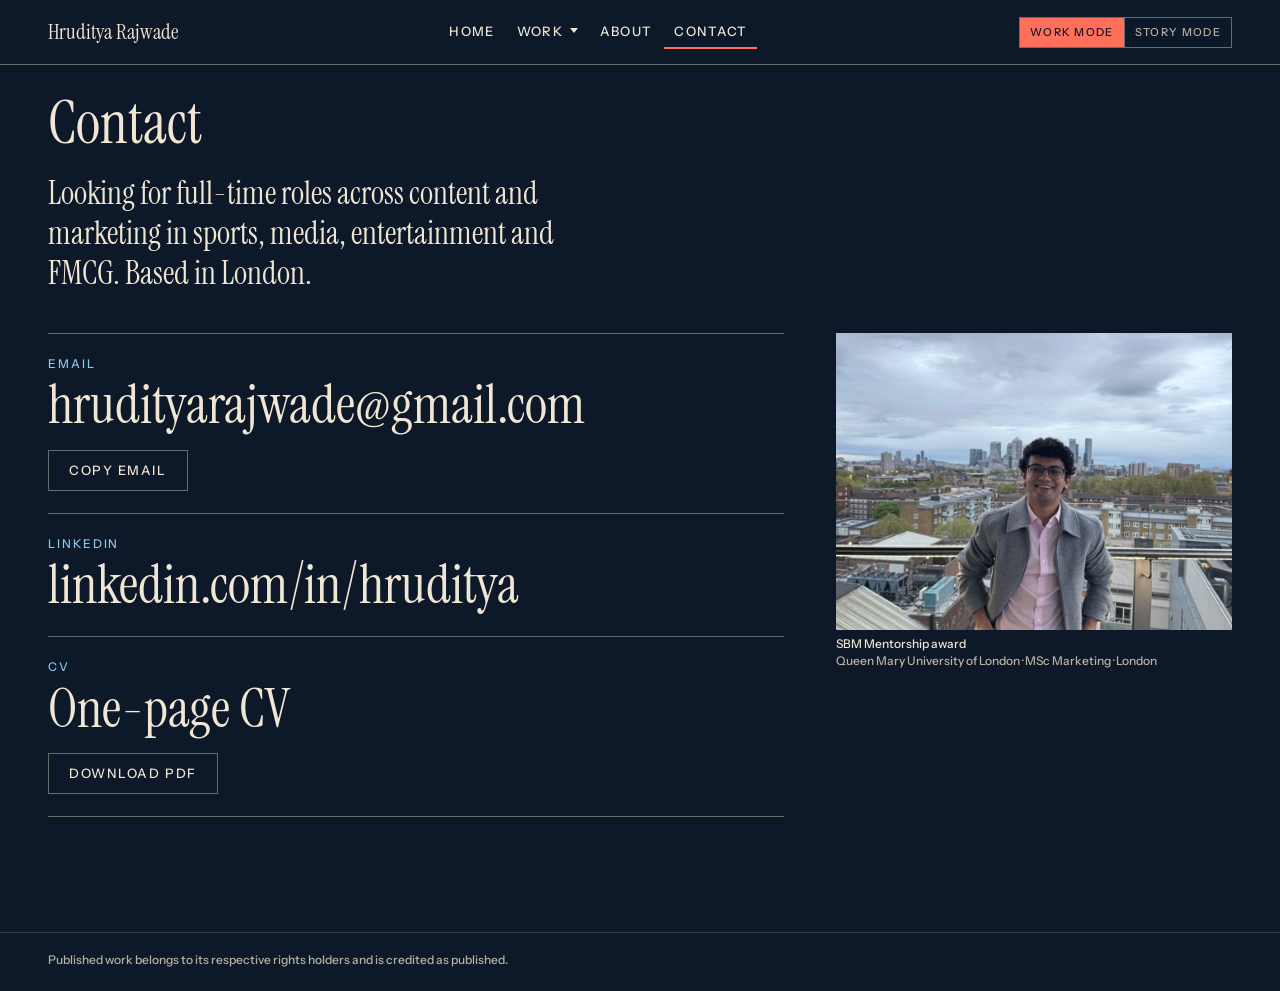
<file: contact.html>
<!doctype html>
<html lang="en-GB">
<head>
<meta charset="utf-8">
<meta name="viewport" content="width=device-width, initial-scale=1, viewport-fit=cover">
<title>Contact | Hruditya Rajwade</title>
<meta name="description" content="Content and marketing across sports, media and entertainment. Two years producing for Star Sports and JioStar; MSc Marketing, QMUL. London.">
<meta name="theme-color" content="#0d1828">
<meta property="og:type" content="website">
<meta property="og:site_name" content="Hruditya Rajwade">
<meta property="og:title" content="Hruditya Rajwade — Content &amp; Marketing Professional">
<meta property="og:description" content="Content and marketing across sports, media and entertainment. Two years producing for Star Sports and JioStar; MSc Marketing, QMUL. London.">
<meta property="og:image" content="https://hrud1tya.github.io/Hruditya/assets/og.jpg">
<meta property="og:image:width" content="1200">
<meta property="og:image:height" content="630">
<meta property="og:image:alt" content="Hruditya Rajwade, Content &amp; Marketing Professional">
<meta name="twitter:card" content="summary_large_image">
<meta name="twitter:title" content="Hruditya Rajwade — Content &amp; Marketing Professional">
<meta name="twitter:description" content="Content and marketing across sports, media and entertainment. Two years producing for Star Sports and JioStar; MSc Marketing, QMUL. London.">
<meta name="twitter:image" content="https://hrud1tya.github.io/Hruditya/assets/og.jpg">
<link rel="preconnect" href="https://fonts.googleapis.com">
<link rel="preconnect" href="https://fonts.gstatic.com" crossorigin>
<link rel="stylesheet" href="https://fonts.googleapis.com/css2?family=Instrument+Serif&family=Instrument+Sans:wght@400;500&family=Press+Start+2P&display=swap">
<link rel="stylesheet" href="assets/css/site.css?v=28">
<link rel="icon" href="data:image/svg+xml,%3Csvg xmlns='http://www.w3.org/2000/svg' viewBox='0 0 32 32'%3E%3Crect width='32' height='32' fill='%230d1828'/%3E%3Ctext x='16' y='23' text-anchor='middle' font-family='Georgia,serif' font-size='18' fill='%23ff6f59'%3EHR%3C/text%3E%3C/svg%3E">
<script>try{document.documentElement.dataset.mode=localStorage.getItem("hr-mode")||"work"}catch(e){}</script>
</head>
<body class="p-contact">
<a class="sr" href="#main">Skip to content</a>
<header class="mast"><div class="wrap mast-in"><a class="mast-name" href="index.html"><b>Hruditya Rajwade</b></a><nav class="nav" aria-label="Main"><a href="index.html">Home</a><details class="menu"><summary>Work</summary><div class="menu-list"><a href="work.html">Overview</a><a href="work-content.html">Content &amp; Creative</a><a href="work-marketing.html">Marketing &amp; Strategy</a><a href="library.html">Selected work</a></div></details><a href="about.html">About</a><a href="contact.html" aria-current="page">Contact</a></nav><div class="mode" role="group" aria-label="Mode"><a class="mode-work" href="work.html" data-mode="work" aria-current=true>Work<span class="mode-x"> mode</span></a><a class="mode-story" href="story.html" data-mode="story">Story<span class="mode-x"> mode</span></a></div></div></header>
<main id="main">
<div class="wrap page-head"><h1 class="h-l">Contact</h1>
<p class="lede contact-lede">Looking for full-time roles across content and marketing in sports, media, entertainment and FMCG. <span class="em">Based in London.</span></p></div>
<section class="sec-tight"><div class="wrap split rev">
<div><div class="contact-rows">
<div><p class="kicker">Email</p><a class="contact-big" href="mailto:hrudityarajwade@gmail.com" target="_blank" rel="noopener noreferrer">hrudityarajwade<span class="em">@</span>gmail.com</a>
<p class="row-actions"><button class="btn ghost copy" type="button" data-copy="hrudityarajwade@gmail.com">Copy email</button></p></div>
<div><p class="kicker">LinkedIn</p><a class="contact-big" href="https://www.linkedin.com/in/hruditya" target="_blank" rel="noopener noreferrer">linkedin.com/in/<span class="em">hruditya</span></a></div>
<div><p class="kicker">CV</p><a class="contact-big" href="assets/cv/Hruditya_Rajwade_CV.pdf" target="_blank" rel="noopener noreferrer">One-page <span class="em">CV</span></a>
<p class="row-actions"><a class="btn ghost" href="assets/cv/Hruditya_Rajwade_CV.pdf" download="Hruditya_Rajwade_CV.pdf">Download PDF</a></p></div>
</div></div>
<div><div class="photo-set"><div class="wall one" data-wall><figure class="tile" data-cat=""><span class="pic" style="aspect-ratio:640/480"><img class="fade" src="assets/img/sbm-award-london-skyline-9667-s.jpg" srcset="assets/img/sbm-award-london-skyline-9667-s.jpg 640w, assets/img/sbm-award-london-skyline-9667-l.jpg 1600w" sizes="(min-width: 900px) 25vw, 50vw" data-full="assets/img/sbm-award-london-skyline-9667-l.jpg" width="640" height="480" alt="SBM Mentorship award · Queen Mary University of London · MSc Marketing · London" loading="eager" fetchpriority="high" decoding="async"></span><figcaption><b>SBM Mentorship award</b><span>Queen Mary University of London · MSc Marketing · London</span></figcaption></figure></div></div></div>
</div></section>
</main>
<footer class="foot"><div class="wrap"><p>Published work belongs to its respective rights holders and is credited as published.</p></div></footer>
<nav class="pager" aria-label="Page"><div class="wrap">
<a class="back" href="about.html"><span><span class="k">Back</span><small>About</small></span></a>
<a class="home" href="index.html"><span class="k">Home</span></a>
<a class="next" href="index.html"><span><span class="k">Next</span><small>Home</small></span></a>
</div></nav>
<dialog class="lightbox" aria-label="Photo"><div class="dlg">
<div class="dlg-top"><span class="lb-count num"></span><button class="lb-close" type="button">Close</button></div>
<div class="dlg-body"><figure style="margin:0"><img alt=""><figcaption></figcaption></figure></div>
<div class="dlg-nav"><button class="lb-prev" type="button">Previous photo</button><button class="lb-next" type="button">Next photo</button></div>
</div></dialog>
<script src="assets/js/site.js?v=28" defer></script>
</body>
</html>
</file>
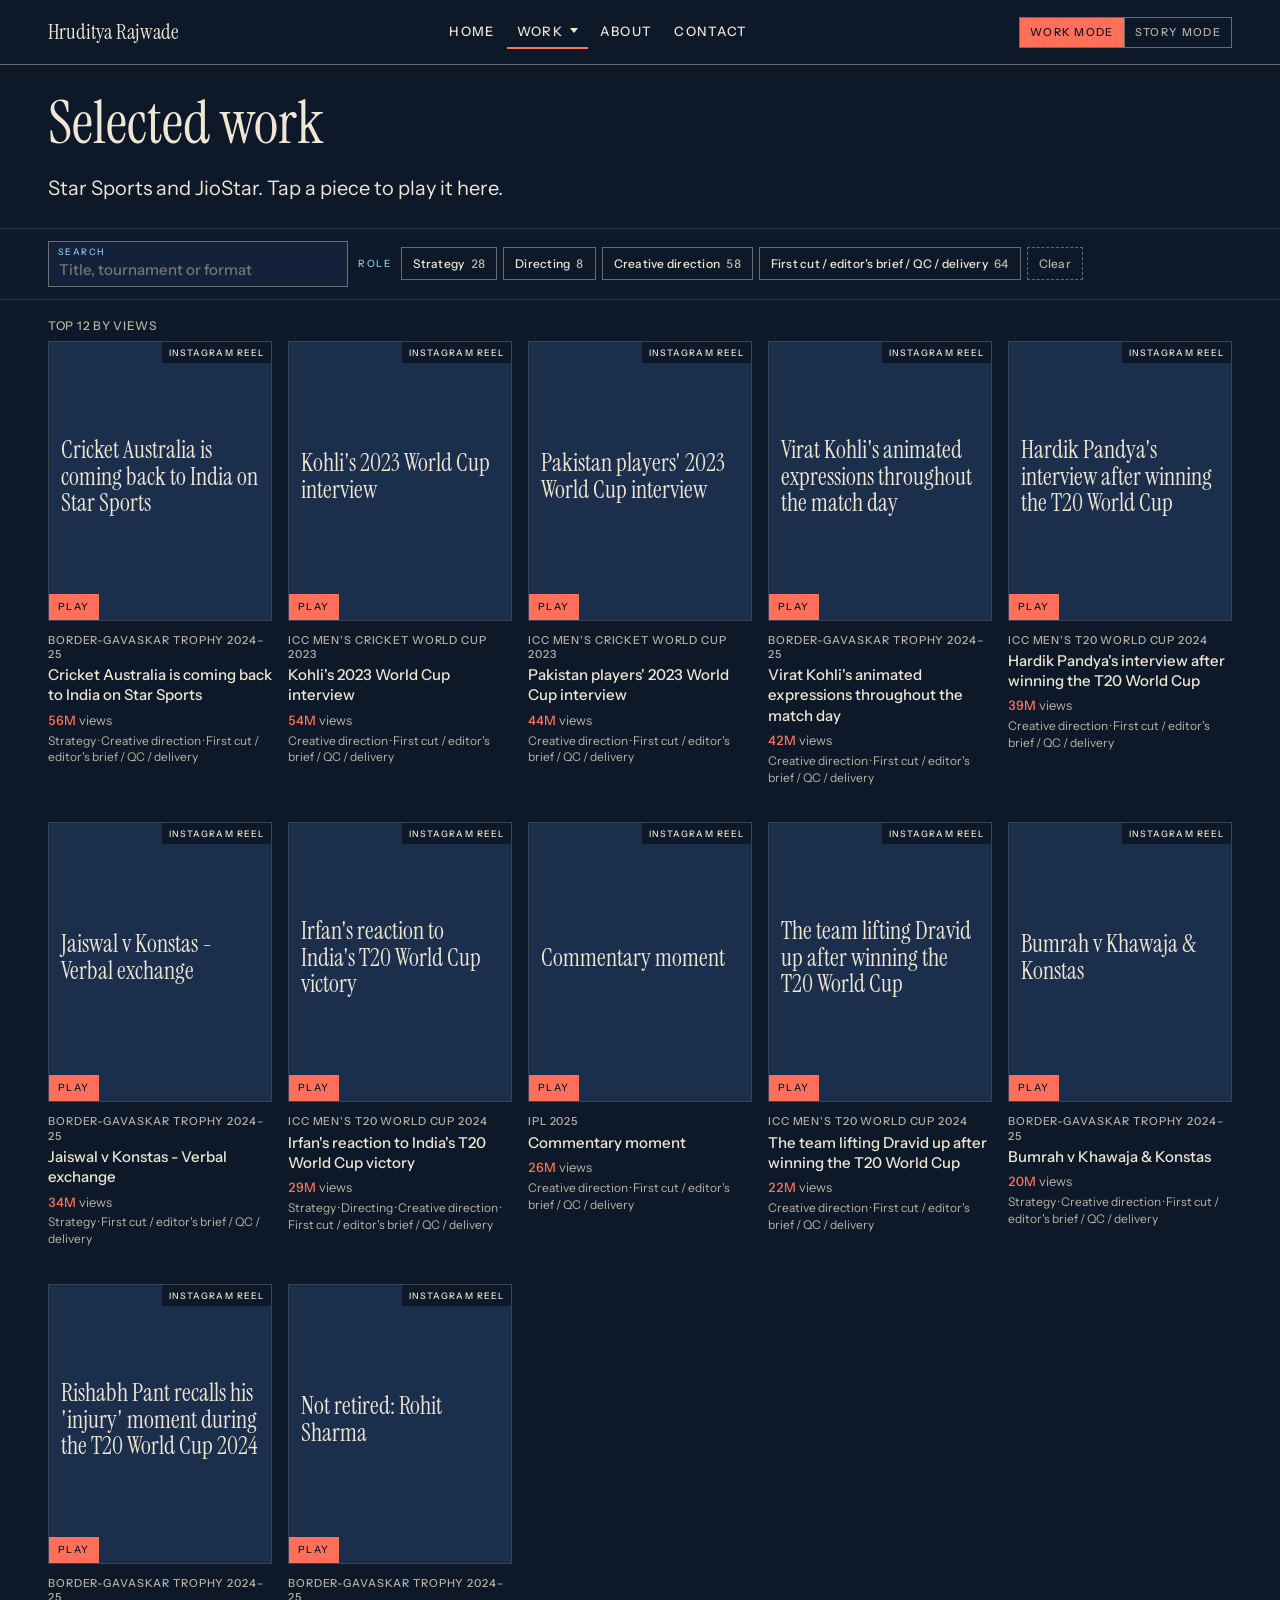
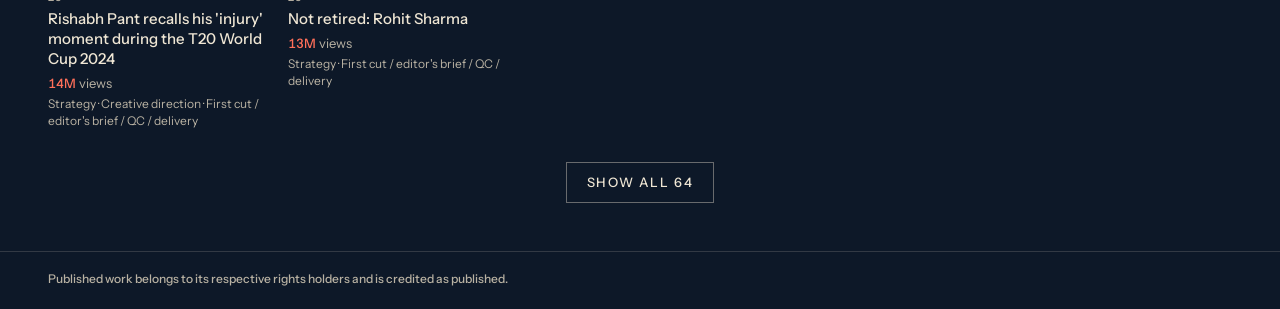
<file: library.html>
<!doctype html>
<html lang="en-GB">
<head>
<meta charset="utf-8">
<meta name="viewport" content="width=device-width, initial-scale=1, viewport-fit=cover">
<title>Selected work | Hruditya Rajwade</title>
<meta name="description" content="Content and marketing across sports, media and entertainment. Two years producing for Star Sports and JioStar; MSc Marketing, QMUL. London.">
<meta name="theme-color" content="#0d1828">
<meta property="og:type" content="website">
<meta property="og:site_name" content="Hruditya Rajwade">
<meta property="og:title" content="Hruditya Rajwade — Content &amp; Marketing Professional">
<meta property="og:description" content="Content and marketing across sports, media and entertainment. Two years producing for Star Sports and JioStar; MSc Marketing, QMUL. London.">
<meta property="og:image" content="https://hrud1tya.github.io/Hruditya/assets/og.jpg">
<meta property="og:image:width" content="1200">
<meta property="og:image:height" content="630">
<meta property="og:image:alt" content="Hruditya Rajwade, Content &amp; Marketing Professional">
<meta name="twitter:card" content="summary_large_image">
<meta name="twitter:title" content="Hruditya Rajwade — Content &amp; Marketing Professional">
<meta name="twitter:description" content="Content and marketing across sports, media and entertainment. Two years producing for Star Sports and JioStar; MSc Marketing, QMUL. London.">
<meta name="twitter:image" content="https://hrud1tya.github.io/Hruditya/assets/og.jpg">
<link rel="preconnect" href="https://fonts.googleapis.com">
<link rel="preconnect" href="https://fonts.gstatic.com" crossorigin>
<link rel="stylesheet" href="https://fonts.googleapis.com/css2?family=Instrument+Serif&family=Instrument+Sans:wght@400;500&family=Press+Start+2P&display=swap">
<link rel="stylesheet" href="assets/css/site.css?v=28">
<link rel="icon" href="data:image/svg+xml,%3Csvg xmlns='http://www.w3.org/2000/svg' viewBox='0 0 32 32'%3E%3Crect width='32' height='32' fill='%230d1828'/%3E%3Ctext x='16' y='23' text-anchor='middle' font-family='Georgia,serif' font-size='18' fill='%23ff6f59'%3EHR%3C/text%3E%3C/svg%3E">
<script>try{document.documentElement.dataset.mode=localStorage.getItem("hr-mode")||"work"}catch(e){}</script>
</head>
<body class="p-library">
<a class="sr" href="#main">Skip to content</a>
<header class="mast"><div class="wrap mast-in"><a class="mast-name" href="index.html"><b>Hruditya Rajwade</b></a><nav class="nav" aria-label="Main"><a href="index.html">Home</a><details class="menu"><summary class=on>Work</summary><div class="menu-list"><a href="work.html">Overview</a><a href="work-content.html">Content &amp; Creative</a><a href="work-marketing.html">Marketing &amp; Strategy</a><a href="library.html" aria-current=page>Selected work</a></div></details><a href="about.html">About</a><a href="contact.html">Contact</a></nav><div class="mode" role="group" aria-label="Mode"><a class="mode-work" href="work.html" data-mode="work" aria-current=true>Work<span class="mode-x"> mode</span></a><a class="mode-story" href="story.html" data-mode="story">Story<span class="mode-x"> mode</span></a></div></div></header>
<main id="main">
<div class="wrap page-head"><h1 class="h-l">Selected work</h1>
<p class="lede">Star Sports and JioStar. Tap a piece to play it here.</p></div>
<div id="library">
<div class="lib-tools"><div class="wrap">
<label class="field search"><span>Search</span><input id="q" type="search" placeholder="Title, tournament or format" autocomplete="off"></label>
<div class="chips-row" role="group" aria-label="Filter by role"><span class="chips-k">Role</span><button type="button" class="chip" data-role="strategy" aria-pressed="false">Strategy <span class="num">28</span></button><button type="button" class="chip" data-role="directing" aria-pressed="false">Directing <span class="num">8</span></button><button type="button" class="chip" data-role="creative-direction" aria-pressed="false">Creative direction <span class="num">58</span></button><button type="button" class="chip" data-role="post" aria-pressed="false">First cut / editor&#x27;s brief / QC / delivery <span class="num">64</span></button><button class="chip clear" id="clear" type="button">Clear</button></div>
</div></div>
<div class="wrap">
<div class="lib-meta"><span id="shown-line">Top 12 by views</span></div>
<div class="grid" data-pieces><article class="piece" data-id="23" data-r="strategy creative-direction post" data-t="Border-Gavaskar Trophy 2024–25" data-f="Instagram Reel"
 data-search="Cricket Australia is coming back to India on Star Sports Aussies on Rishabh Pant Border-Gavaskar Trophy 2024–25 Instagram Reel Strategy · Creative direction · First cut / editor&#x27;s brief / QC / delivery" data-title="Cricket Australia is coming back to India on Star Sports" data-views="56M" data-role="Strategy · Creative direction · First cut / editor&#x27;s brief / QC / delivery"
 data-url="https://www.instagram.com/reel/CyFvO_TtOrT/?psln=aWVsMHU0ZDd3bjZs" data-embed="https://www.instagram.com/reel/CyFvO_TtOrT/embed/" data-v="1">
<button class="open" type="button" aria-label="Play: Cricket Australia is coming back to India on Star Sports"><span class="thumb"><div class="textcard"><span class="tc-t">Cricket Australia is coming back to India on Star Sports</span></div><span class="fmt">Instagram Reel</span><span class="play">Play</span></span></button>
<p class=pc-k>Border-Gavaskar Trophy 2024–25</p><a class="pc-t" href="https://www.instagram.com/reel/CyFvO_TtOrT/?psln=aWVsMHU0ZDd3bjZs" target="_blank" rel="noopener noreferrer">Cricket Australia is coming back to India on Star Sports</a>
<p class=pc-v><b>56M</b> views</p><p class="pc-r">Strategy · Creative direction · First cut / editor&#x27;s brief / QC / delivery</p>
</article><article class="piece" data-id="44" data-r="creative-direction post" data-t="ICC Men&#x27;s Cricket World Cup 2023" data-f="Instagram Reel"
 data-search="Kohli&#x27;s 2023 World Cup interview Kohli 2023 WC ICC Men&#x27;s Cricket World Cup 2023 Instagram Reel Creative direction · First cut / editor&#x27;s brief / QC / delivery" data-title="Kohli&#x27;s 2023 World Cup interview" data-views="54M" data-role="Creative direction · First cut / editor&#x27;s brief / QC / delivery"
 data-url="https://www.instagram.com/reel/CzDulzWJURQ/?obrf=YmNrM2NhZ3h4ZW10" data-embed="https://www.instagram.com/reel/CzDulzWJURQ/embed/" data-v="1">
<button class="open" type="button" aria-label="Play: Kohli&#x27;s 2023 World Cup interview"><span class="thumb"><div class="textcard"><span class="tc-t">Kohli&#x27;s 2023 World Cup interview</span></div><span class="fmt">Instagram Reel</span><span class="play">Play</span></span></button>
<p class=pc-k>ICC Men&#x27;s Cricket World Cup 2023</p><a class="pc-t" href="https://www.instagram.com/reel/CzDulzWJURQ/?obrf=YmNrM2NhZ3h4ZW10" target="_blank" rel="noopener noreferrer">Kohli&#x27;s 2023 World Cup interview</a>
<p class=pc-v><b>54M</b> views</p><p class="pc-r">Creative direction · First cut / editor&#x27;s brief / QC / delivery</p>
</article><article class="piece" data-id="45" data-r="creative-direction post" data-t="ICC Men&#x27;s Cricket World Cup 2023" data-f="Instagram Reel"
 data-search="Pakistan players&#x27; 2023 World Cup interview Pak Players ICC Men&#x27;s Cricket World Cup 2023 Instagram Reel Creative direction · First cut / editor&#x27;s brief / QC / delivery" data-title="Pakistan players&#x27; 2023 World Cup interview" data-views="44M" data-role="Creative direction · First cut / editor&#x27;s brief / QC / delivery"
 data-url="https://www.instagram.com/reel/Cykf8w9L0yq/?psln=MWR4NDFsMnQwMmhqdw==" data-embed="https://www.instagram.com/reel/Cykf8w9L0yq/embed/" data-v="1">
<button class="open" type="button" aria-label="Play: Pakistan players&#x27; 2023 World Cup interview"><span class="thumb"><div class="textcard"><span class="tc-t">Pakistan players&#x27; 2023 World Cup interview</span></div><span class="fmt">Instagram Reel</span><span class="play">Play</span></span></button>
<p class=pc-k>ICC Men&#x27;s Cricket World Cup 2023</p><a class="pc-t" href="https://www.instagram.com/reel/Cykf8w9L0yq/?psln=MWR4NDFsMnQwMmhqdw==" target="_blank" rel="noopener noreferrer">Pakistan players&#x27; 2023 World Cup interview</a>
<p class=pc-v><b>44M</b> views</p><p class="pc-r">Creative direction · First cut / editor&#x27;s brief / QC / delivery</p>
</article><article class="piece" data-id="8" data-r="creative-direction post" data-t="Border-Gavaskar Trophy 2024–25" data-f="Instagram Reel"
 data-search="Virat Kohli&#x27;s animated expressions throughout the match day V-Mojis Border-Gavaskar Trophy 2024–25 Instagram Reel Creative direction · First cut / editor&#x27;s brief / QC / delivery" data-title="Virat Kohli&#x27;s animated expressions throughout the match day" data-views="42M" data-role="Creative direction · First cut / editor&#x27;s brief / QC / delivery"
 data-url="https://www.instagram.com/reel/DDrLx_vMPm3/?vrfl=dXFpZTBpbDVland2" data-embed="https://www.instagram.com/reel/DDrLx_vMPm3/embed/" data-v="1">
<button class="open" type="button" aria-label="Play: Virat Kohli&#x27;s animated expressions throughout the match day"><span class="thumb"><div class="textcard"><span class="tc-t">Virat Kohli&#x27;s animated expressions throughout the match day</span></div><span class="fmt">Instagram Reel</span><span class="play">Play</span></span></button>
<p class=pc-k>Border-Gavaskar Trophy 2024–25</p><a class="pc-t" href="https://www.instagram.com/reel/DDrLx_vMPm3/?vrfl=dXFpZTBpbDVland2" target="_blank" rel="noopener noreferrer">Virat Kohli&#x27;s animated expressions throughout the match day</a>
<p class=pc-v><b>42M</b> views</p><p class="pc-r">Creative direction · First cut / editor&#x27;s brief / QC / delivery</p>
</article><article class="piece" data-id="36" data-r="creative-direction post" data-t="ICC Men&#x27;s T20 World Cup 2024" data-f="Instagram Reel"
 data-search="Hardik Pandya&#x27;s interview after winning the T20 World Cup Jatin &amp; Hardik ICC Men&#x27;s T20 World Cup 2024 Instagram Reel Creative direction · First cut / editor&#x27;s brief / QC / delivery" data-title="Hardik Pandya&#x27;s interview after winning the T20 World Cup" data-views="39M" data-role="Creative direction · First cut / editor&#x27;s brief / QC / delivery"
 data-url="https://www.instagram.com/reel/C80T0sxIQ9z/?xtok=MTF6c3FvbzVxdnlyMw==" data-embed="https://www.instagram.com/reel/C80T0sxIQ9z/embed/" data-v="1">
<button class="open" type="button" aria-label="Play: Hardik Pandya&#x27;s interview after winning the T20 World Cup"><span class="thumb"><div class="textcard"><span class="tc-t">Hardik Pandya&#x27;s interview after winning the T20 World Cup</span></div><span class="fmt">Instagram Reel</span><span class="play">Play</span></span></button>
<p class=pc-k>ICC Men&#x27;s T20 World Cup 2024</p><a class="pc-t" href="https://www.instagram.com/reel/C80T0sxIQ9z/?xtok=MTF6c3FvbzVxdnlyMw==" target="_blank" rel="noopener noreferrer">Hardik Pandya&#x27;s interview after winning the T20 World Cup</a>
<p class=pc-v><b>39M</b> views</p><p class="pc-r">Creative direction · First cut / editor&#x27;s brief / QC / delivery</p>
</article><article class="piece" data-id="18" data-r="strategy post" data-t="Border-Gavaskar Trophy 2024–25" data-f="Instagram Reel"
 data-search="Jaiswal v Konstas - Verbal exchange Test 4 - Day 5 Moment Border-Gavaskar Trophy 2024–25 Instagram Reel Strategy · First cut / editor&#x27;s brief / QC / delivery" data-title="Jaiswal v Konstas - Verbal exchange" data-views="34M" data-role="Strategy · First cut / editor&#x27;s brief / QC / delivery"
 data-url="https://www.instagram.com/reel/DEMNr3yKpDQ/?psln=MW14c2Z5NW9wN2F5NA==" data-embed="https://www.instagram.com/reel/DEMNr3yKpDQ/embed/" data-v="1">
<button class="open" type="button" aria-label="Play: Jaiswal v Konstas - Verbal exchange"><span class="thumb"><div class="textcard"><span class="tc-t">Jaiswal v Konstas - Verbal exchange</span></div><span class="fmt">Instagram Reel</span><span class="play">Play</span></span></button>
<p class=pc-k>Border-Gavaskar Trophy 2024–25</p><a class="pc-t" href="https://www.instagram.com/reel/DEMNr3yKpDQ/?psln=MW14c2Z5NW9wN2F5NA==" target="_blank" rel="noopener noreferrer">Jaiswal v Konstas - Verbal exchange</a>
<p class=pc-v><b>34M</b> views</p><p class="pc-r">Strategy · First cut / editor&#x27;s brief / QC / delivery</p>
</article><article class="piece" data-id="40" data-r="strategy directing creative-direction post" data-t="ICC Men&#x27;s T20 World Cup 2024" data-f="Instagram Reel"
 data-search="Irfan&#x27;s reaction to India&#x27;s T20 World Cup victory Moment ICC Men&#x27;s T20 World Cup 2024 Instagram Reel Strategy · Directing · Creative direction · First cut / editor&#x27;s brief / QC / delivery" data-title="Irfan&#x27;s reaction to India&#x27;s T20 World Cup victory" data-views="29M" data-role="Strategy · Directing · Creative direction · First cut / editor&#x27;s brief / QC / delivery"
 data-url="https://www.instagram.com/reel/C81ZTkpNWM3/?rpxt=OXFjcmt2c3VtZThn" data-embed="https://www.instagram.com/reel/C81ZTkpNWM3/embed/" data-v="1">
<button class="open" type="button" aria-label="Play: Irfan&#x27;s reaction to India&#x27;s T20 World Cup victory"><span class="thumb"><div class="textcard"><span class="tc-t">Irfan&#x27;s reaction to India&#x27;s T20 World Cup victory</span></div><span class="fmt">Instagram Reel</span><span class="play">Play</span></span></button>
<p class=pc-k>ICC Men&#x27;s T20 World Cup 2024</p><a class="pc-t" href="https://www.instagram.com/reel/C81ZTkpNWM3/?rpxt=OXFjcmt2c3VtZThn" target="_blank" rel="noopener noreferrer">Irfan&#x27;s reaction to India&#x27;s T20 World Cup victory</a>
<p class=pc-v><b>29M</b> views</p><p class="pc-r">Strategy · Directing · Creative direction · First cut / editor&#x27;s brief / QC / delivery</p>
</article><article class="piece" data-id="52" data-r="creative-direction post" data-t="IPL 2025" data-f="Instagram Reel"
 data-search="Commentary moment Commentary IPL 2025 Instagram Reel Creative direction · First cut / editor&#x27;s brief / QC / delivery" data-title="Commentary moment" data-views="26M" data-role="Creative direction · First cut / editor&#x27;s brief / QC / delivery"
 data-url="https://www.instagram.com/reel/DHjcg5BytMj/?vrfl=ejgwNno1d21rcTJ6" data-embed="https://www.instagram.com/reel/DHjcg5BytMj/embed/" data-v="1">
<button class="open" type="button" aria-label="Play: Commentary moment"><span class="thumb"><div class="textcard"><span class="tc-t">Commentary moment</span></div><span class="fmt">Instagram Reel</span><span class="play">Play</span></span></button>
<p class=pc-k>IPL 2025</p><a class="pc-t" href="https://www.instagram.com/reel/DHjcg5BytMj/?vrfl=ejgwNno1d21rcTJ6" target="_blank" rel="noopener noreferrer">Commentary moment</a>
<p class=pc-v><b>26M</b> views</p><p class="pc-r">Creative direction · First cut / editor&#x27;s brief / QC / delivery</p>
</article><article class="piece" data-id="42" data-r="creative-direction post" data-t="ICC Men&#x27;s T20 World Cup 2024" data-f="Instagram Reel"
 data-search="The team lifting Dravid up after winning the T20 World Cup Dravid ICC Men&#x27;s T20 World Cup 2024 Instagram Reel Creative direction · First cut / editor&#x27;s brief / QC / delivery" data-title="The team lifting Dravid up after winning the T20 World Cup" data-views="22M" data-role="Creative direction · First cut / editor&#x27;s brief / QC / delivery"
 data-url="https://www.instagram.com/reel/C81OW3Cvkmb/?rpxt=Nmo0czZxZjAxeDUx" data-embed="https://www.instagram.com/reel/C81OW3Cvkmb/embed/" data-v="1">
<button class="open" type="button" aria-label="Play: The team lifting Dravid up after winning the T20 World Cup"><span class="thumb"><div class="textcard"><span class="tc-t">The team lifting Dravid up after winning the T20 World Cup</span></div><span class="fmt">Instagram Reel</span><span class="play">Play</span></span></button>
<p class=pc-k>ICC Men&#x27;s T20 World Cup 2024</p><a class="pc-t" href="https://www.instagram.com/reel/C81OW3Cvkmb/?rpxt=Nmo0czZxZjAxeDUx" target="_blank" rel="noopener noreferrer">The team lifting Dravid up after winning the T20 World Cup</a>
<p class=pc-v><b>22M</b> views</p><p class="pc-r">Creative direction · First cut / editor&#x27;s brief / QC / delivery</p>
</article><article class="piece" data-id="12" data-r="strategy creative-direction post" data-t="Border-Gavaskar Trophy 2024–25" data-f="Instagram Reel"
 data-search="Bumrah v Khawaja &amp; Konstas Bumrah&#x27;s clash - Test 5, Day 2 Border-Gavaskar Trophy 2024–25 Instagram Reel Strategy · Creative direction · First cut / editor&#x27;s brief / QC / delivery" data-title="Bumrah v Khawaja &amp; Konstas" data-views="20M" data-role="Strategy · Creative direction · First cut / editor&#x27;s brief / QC / delivery"
 data-url="https://www.instagram.com/reel/DEW5OpRC-UV/?vrfl=MXQwYmh6YXR6dHNzbw==" data-embed="https://www.instagram.com/reel/DEW5OpRC-UV/embed/" data-v="1">
<button class="open" type="button" aria-label="Play: Bumrah v Khawaja &amp; Konstas"><span class="thumb"><div class="textcard"><span class="tc-t">Bumrah v Khawaja &amp; Konstas</span></div><span class="fmt">Instagram Reel</span><span class="play">Play</span></span></button>
<p class=pc-k>Border-Gavaskar Trophy 2024–25</p><a class="pc-t" href="https://www.instagram.com/reel/DEW5OpRC-UV/?vrfl=MXQwYmh6YXR6dHNzbw==" target="_blank" rel="noopener noreferrer">Bumrah v Khawaja &amp; Konstas</a>
<p class=pc-v><b>20M</b> views</p><p class="pc-r">Strategy · Creative direction · First cut / editor&#x27;s brief / QC / delivery</p>
</article><article class="piece" data-id="11" data-r="strategy creative-direction post" data-t="Border-Gavaskar Trophy 2024–25" data-f="Instagram Reel"
 data-search="Rishabh Pant recalls his &#x27;injury&#x27; moment during the T20 World Cup 2024 Rishabh Panti - Star Nahi Far Border-Gavaskar Trophy 2024–25 Instagram Reel Strategy · Creative direction · First cut / editor&#x27;s brief / QC / delivery" data-title="Rishabh Pant recalls his &#x27;injury&#x27; moment during the T20 World Cup 2024" data-views="14M" data-role="Strategy · Creative direction · First cut / editor&#x27;s brief / QC / delivery"
 data-url="https://www.instagram.com/reel/DBGu9N9sI5S/?mdxt=MWIzbHVtdG0wdWc2NA==" data-embed="https://www.instagram.com/reel/DBGu9N9sI5S/embed/" data-v="1">
<button class="open" type="button" aria-label="Play: Rishabh Pant recalls his &#x27;injury&#x27; moment during the T20 World Cup 2024"><span class="thumb"><div class="textcard"><span class="tc-t">Rishabh Pant recalls his &#x27;injury&#x27; moment during the T20 World Cup 2024</span></div><span class="fmt">Instagram Reel</span><span class="play">Play</span></span></button>
<p class=pc-k>Border-Gavaskar Trophy 2024–25</p><a class="pc-t" href="https://www.instagram.com/reel/DBGu9N9sI5S/?mdxt=MWIzbHVtdG0wdWc2NA==" target="_blank" rel="noopener noreferrer">Rishabh Pant recalls his &#x27;injury&#x27; moment during the T20 World Cup 2024</a>
<p class=pc-v><b>14M</b> views</p><p class="pc-r">Strategy · Creative direction · First cut / editor&#x27;s brief / QC / delivery</p>
</article><article class="piece" data-id="16" data-r="strategy post" data-t="Border-Gavaskar Trophy 2024–25" data-f="Instagram Reel"
 data-search="Not retired: Rohit Sharma FOP 5th Test, Day 2 - Rohit Border-Gavaskar Trophy 2024–25 Instagram Reel Strategy · First cut / editor&#x27;s brief / QC / delivery" data-title="Not retired: Rohit Sharma" data-views="13M" data-role="Strategy · First cut / editor&#x27;s brief / QC / delivery"
 data-url="https://www.instagram.com/reel/DEY2AWzITFQ/?obrf=cHA2b214bXdzZTh2" data-embed="https://www.instagram.com/reel/DEY2AWzITFQ/embed/" data-v="1">
<button class="open" type="button" aria-label="Play: Not retired: Rohit Sharma"><span class="thumb"><div class="textcard"><span class="tc-t">Not retired: Rohit Sharma</span></div><span class="fmt">Instagram Reel</span><span class="play">Play</span></span></button>
<p class=pc-k>Border-Gavaskar Trophy 2024–25</p><a class="pc-t" href="https://www.instagram.com/reel/DEY2AWzITFQ/?obrf=cHA2b214bXdzZTh2" target="_blank" rel="noopener noreferrer">Not retired: Rohit Sharma</a>
<p class=pc-v><b>13M</b> views</p><p class="pc-r">Strategy · First cut / editor&#x27;s brief / QC / delivery</p>
</article><article class="piece extra" data-id="54" data-r="creative-direction post" data-t="Star Nahi Far" data-f="Instagram Reel"
 data-search="Samson shares dressing room stories at the Star Nahi Far event Samson - Star Nahi Far Star Nahi Far Instagram Reel Creative direction · First cut / editor&#x27;s brief / QC / delivery" data-title="Samson shares dressing room stories at the Star Nahi Far event" data-views="11M" data-role="Creative direction · First cut / editor&#x27;s brief / QC / delivery"
 data-url="https://www.instagram.com/reel/C4sIB0ZrUUh/?rpxt=eHRqcHZwaXQ3NjZm" data-embed="https://www.instagram.com/reel/C4sIB0ZrUUh/embed/" data-v="1">
<button class="open" type="button" aria-label="Play: Samson shares dressing room stories at the Star Nahi Far event"><span class="thumb"><div class="textcard"><span class="tc-t">Samson shares dressing room stories at the Star Nahi Far event</span></div><span class="fmt">Instagram Reel</span><span class="play">Play</span></span></button>
<p class=pc-k>Star Nahi Far</p><a class="pc-t" href="https://www.instagram.com/reel/C4sIB0ZrUUh/?rpxt=eHRqcHZwaXQ3NjZm" target="_blank" rel="noopener noreferrer">Samson shares dressing room stories at the Star Nahi Far event</a>
<p class=pc-v><b>11M</b> views</p><p class="pc-r">Creative direction · First cut / editor&#x27;s brief / QC / delivery</p>
</article><article class="piece extra" data-id="47" data-r="creative-direction post" data-t="Pro Kabaddi League" data-f="Instagram Reel"
 data-search="Coach Manpreet&#x27;s viral talk to the players PKL Pro Kabaddi League Instagram Reel Creative direction · First cut / editor&#x27;s brief / QC / delivery" data-title="Coach Manpreet&#x27;s viral talk to the players" data-views="10M" data-role="Creative direction · First cut / editor&#x27;s brief / QC / delivery"
 data-url="https://www.instagram.com/reel/DBhE8L1J6_7/?exln=YTgxd3htY3Jvbm1p" data-embed="https://www.instagram.com/reel/DBhE8L1J6_7/embed/" data-v="1">
<button class="open" type="button" aria-label="Play: Coach Manpreet&#x27;s viral talk to the players"><span class="thumb"><div class="textcard"><span class="tc-t">Coach Manpreet&#x27;s viral talk to the players</span></div><span class="fmt">Instagram Reel</span><span class="play">Play</span></span></button>
<p class=pc-k>Pro Kabaddi League</p><a class="pc-t" href="https://www.instagram.com/reel/DBhE8L1J6_7/?exln=YTgxd3htY3Jvbm1p" target="_blank" rel="noopener noreferrer">Coach Manpreet&#x27;s viral talk to the players</a>
<p class=pc-v><b>10M</b> views</p><p class="pc-r">Creative direction · First cut / editor&#x27;s brief / QC / delivery</p>
</article><article class="piece extra" data-id="17" data-r="strategy post" data-t="Border-Gavaskar Trophy 2024–25" data-f="Instagram Reel"
 data-search="Rohit Sharma caught on the stump mic Test 3 - Match Moment Border-Gavaskar Trophy 2024–25 Instagram Reel Strategy · First cut / editor&#x27;s brief / QC / delivery" data-title="Rohit Sharma caught on the stump mic" data-views="8.6M" data-role="Strategy · First cut / editor&#x27;s brief / QC / delivery"
 data-url="https://www.instagram.com/reel/DDWXTaPCX5h/?psln=MXBrdXpraHp0dWg1dw==" data-embed="https://www.instagram.com/reel/DDWXTaPCX5h/embed/" data-v="1">
<button class="open" type="button" aria-label="Play: Rohit Sharma caught on the stump mic"><span class="thumb"><div class="textcard"><span class="tc-t">Rohit Sharma caught on the stump mic</span></div><span class="fmt">Instagram Reel</span><span class="play">Play</span></span></button>
<p class=pc-k>Border-Gavaskar Trophy 2024–25</p><a class="pc-t" href="https://www.instagram.com/reel/DDWXTaPCX5h/?psln=MXBrdXpraHp0dWg1dw==" target="_blank" rel="noopener noreferrer">Rohit Sharma caught on the stump mic</a>
<p class=pc-v><b>8.6M</b> views</p><p class="pc-r">Strategy · First cut / editor&#x27;s brief / QC / delivery</p>
</article><article class="piece extra" data-id="22" data-r="strategy creative-direction post" data-t="Border-Gavaskar Trophy 2024–25" data-f="Instagram Reel"
 data-search="An Indian player the Aussies enjoy their battles with Cricket Australia - Player Interviews Border-Gavaskar Trophy 2024–25 Instagram Reel Strategy · Creative direction · First cut / editor&#x27;s brief / QC / delivery" data-title="An Indian player the Aussies enjoy their battles with" data-views="7.8M" data-role="Strategy · Creative direction · First cut / editor&#x27;s brief / QC / delivery"
 data-url="https://www.instagram.com/reel/DAjFEhGsIKm/?xtok=MW9hMXZkcXdqNG5tMg==" data-embed="https://www.instagram.com/reel/DAjFEhGsIKm/embed/" data-v="1">
<button class="open" type="button" aria-label="Play: An Indian player the Aussies enjoy their battles with"><span class="thumb"><div class="textcard"><span class="tc-t">An Indian player the Aussies enjoy their battles with</span></div><span class="fmt">Instagram Reel</span><span class="play">Play</span></span></button>
<p class=pc-k>Border-Gavaskar Trophy 2024–25</p><a class="pc-t" href="https://www.instagram.com/reel/DAjFEhGsIKm/?xtok=MW9hMXZkcXdqNG5tMg==" target="_blank" rel="noopener noreferrer">An Indian player the Aussies enjoy their battles with</a>
<p class=pc-v><b>7.8M</b> views</p><p class="pc-r">Strategy · Creative direction · First cut / editor&#x27;s brief / QC / delivery</p>
</article><article class="piece extra" data-id="43" data-r="creative-direction post" data-t="ICC Men&#x27;s T20 World Cup 2024" data-f="Instagram Reel"
 data-search="The story behind Rohit and Kohli&#x27;s viral picture RoKo picture ICC Men&#x27;s T20 World Cup 2024 Instagram Reel Creative direction · First cut / editor&#x27;s brief / QC / delivery" data-title="The story behind Rohit and Kohli&#x27;s viral picture" data-views="7.3M" data-role="Creative direction · First cut / editor&#x27;s brief / QC / delivery"
 data-url="https://www.instagram.com/reel/C81uTpGSWvM/?obrf=ZnlxbXBwaHkzYjRs" data-embed="https://www.instagram.com/reel/C81uTpGSWvM/embed/" data-v="1">
<button class="open" type="button" aria-label="Play: The story behind Rohit and Kohli&#x27;s viral picture"><span class="thumb"><div class="textcard"><span class="tc-t">The story behind Rohit and Kohli&#x27;s viral picture</span></div><span class="fmt">Instagram Reel</span><span class="play">Play</span></span></button>
<p class=pc-k>ICC Men&#x27;s T20 World Cup 2024</p><a class="pc-t" href="https://www.instagram.com/reel/C81uTpGSWvM/?obrf=ZnlxbXBwaHkzYjRs" target="_blank" rel="noopener noreferrer">The story behind Rohit and Kohli&#x27;s viral picture</a>
<p class=pc-v><b>7.3M</b> views</p><p class="pc-r">Creative direction · First cut / editor&#x27;s brief / QC / delivery</p>
</article><article class="piece extra" data-id="41" data-r="creative-direction post" data-t="ICC Men&#x27;s T20 World Cup 2024" data-f="Instagram Reel"
 data-search="Rohit Sharma&#x27;s interview after winning the T20 World Cup Player Interview ICC Men&#x27;s T20 World Cup 2024 Instagram Reel Creative direction · First cut / editor&#x27;s brief / QC / delivery" data-title="Rohit Sharma&#x27;s interview after winning the T20 World Cup" data-views="5.9M" data-role="Creative direction · First cut / editor&#x27;s brief / QC / delivery"
 data-url="https://www.instagram.com/reel/C81pTC8NAx-/?obrf=MWFnNzQxd2lldXA1MA==" data-embed="https://www.instagram.com/reel/C81pTC8NAx-/embed/" data-v="1">
<button class="open" type="button" aria-label="Play: Rohit Sharma&#x27;s interview after winning the T20 World Cup"><span class="thumb"><div class="textcard"><span class="tc-t">Rohit Sharma&#x27;s interview after winning the T20 World Cup</span></div><span class="fmt">Instagram Reel</span><span class="play">Play</span></span></button>
<p class=pc-k>ICC Men&#x27;s T20 World Cup 2024</p><a class="pc-t" href="https://www.instagram.com/reel/C81pTC8NAx-/?obrf=MWFnNzQxd2lldXA1MA==" target="_blank" rel="noopener noreferrer">Rohit Sharma&#x27;s interview after winning the T20 World Cup</a>
<p class=pc-v><b>5.9M</b> views</p><p class="pc-r">Creative direction · First cut / editor&#x27;s brief / QC / delivery</p>
</article><article class="piece extra" data-id="24" data-r="strategy creative-direction post" data-t="Border-Gavaskar Trophy 2024–25" data-f="Instagram Reel"
 data-search="Australian Players &amp; Rishabh Pant&#x27;s sledging Australia Player Interview 4 Border-Gavaskar Trophy 2024–25 Instagram Reel Strategy · Creative direction · First cut / editor&#x27;s brief / QC / delivery" data-title="Australian Players &amp; Rishabh Pant&#x27;s sledging" data-views="4.8M" data-role="Strategy · Creative direction · First cut / editor&#x27;s brief / QC / delivery"
 data-url="https://www.instagram.com/reel/DAsxVKtB4Y3/?rpxt=eWdjcDEyMHU5cHVz" data-embed="https://www.instagram.com/reel/DAsxVKtB4Y3/embed/" data-v="1">
<button class="open" type="button" aria-label="Play: Australian Players &amp; Rishabh Pant&#x27;s sledging"><span class="thumb"><div class="textcard"><span class="tc-t">Australian Players &amp; Rishabh Pant&#x27;s sledging</span></div><span class="fmt">Instagram Reel</span><span class="play">Play</span></span></button>
<p class=pc-k>Border-Gavaskar Trophy 2024–25</p><a class="pc-t" href="https://www.instagram.com/reel/DAsxVKtB4Y3/?rpxt=eWdjcDEyMHU5cHVz" target="_blank" rel="noopener noreferrer">Australian Players &amp; Rishabh Pant&#x27;s sledging</a>
<p class=pc-v><b>4.8M</b> views</p><p class="pc-r">Strategy · Creative direction · First cut / editor&#x27;s brief / QC / delivery</p>
</article><article class="piece extra" data-id="63" data-r="creative-direction post" data-t="IPL 2025" data-f="Instagram Reel"
 data-search="Virat Kohli &amp; RCB special segment Show Moments IPL 2025 Instagram Reel Creative direction · First cut / editor&#x27;s brief / QC / delivery" data-title="Virat Kohli &amp; RCB special segment" data-views="4.2M" data-role="Creative direction · First cut / editor&#x27;s brief / QC / delivery"
 data-url="https://www.instagram.com/reel/DKaYEatyyzh/?cplk=MXdycXIybm9odWFqcg==" data-embed="https://www.instagram.com/reel/DKaYEatyyzh/embed/" data-v="1">
<button class="open" type="button" aria-label="Play: Virat Kohli &amp; RCB special segment"><span class="thumb"><div class="textcard"><span class="tc-t">Virat Kohli &amp; RCB special segment</span></div><span class="fmt">Instagram Reel</span><span class="play">Play</span></span></button>
<p class=pc-k>IPL 2025</p><a class="pc-t" href="https://www.instagram.com/reel/DKaYEatyyzh/?cplk=MXdycXIybm9odWFqcg==" target="_blank" rel="noopener noreferrer">Virat Kohli &amp; RCB special segment</a>
<p class=pc-v><b>4.2M</b> views</p><p class="pc-r">Creative direction · First cut / editor&#x27;s brief / QC / delivery</p>
</article><article class="piece extra" data-id="13" data-r="strategy creative-direction post" data-t="Border-Gavaskar Trophy 2024–25" data-f="Instagram Reel"
 data-search="Kohli talks about the level at which test cricket is played Kohli on Test Cricket Border-Gavaskar Trophy 2024–25 Instagram Reel Strategy · Creative direction · First cut / editor&#x27;s brief / QC / delivery" data-title="Kohli talks about the level at which test cricket is played" data-views="3.9M" data-role="Strategy · Creative direction · First cut / editor&#x27;s brief / QC / delivery"
 data-url="https://www.instagram.com/reel/DJi1ZQ6hwLC/?vrfl=MTl1ODF3aXF2dmhneA==" data-embed="https://www.instagram.com/reel/DJi1ZQ6hwLC/embed/" data-v="1">
<button class="open" type="button" aria-label="Play: Kohli talks about the level at which test cricket is played"><span class="thumb"><div class="textcard"><span class="tc-t">Kohli talks about the level at which test cricket is played</span></div><span class="fmt">Instagram Reel</span><span class="play">Play</span></span></button>
<p class=pc-k>Border-Gavaskar Trophy 2024–25</p><a class="pc-t" href="https://www.instagram.com/reel/DJi1ZQ6hwLC/?vrfl=MTl1ODF3aXF2dmhneA==" target="_blank" rel="noopener noreferrer">Kohli talks about the level at which test cricket is played</a>
<p class=pc-v><b>3.9M</b> views</p><p class="pc-r">Strategy · Creative direction · First cut / editor&#x27;s brief / QC / delivery</p>
</article><article class="piece extra" data-id="25" data-r="strategy creative-direction post" data-t="Border-Gavaskar Trophy 2024–25" data-f="Instagram Reel"
 data-search="Comical moment between Sunil Gavaskar, Robin Uthappa, &amp; Mayanti Langer Show Moments Border-Gavaskar Trophy 2024–25 Instagram Reel Strategy · Creative direction · First cut / editor&#x27;s brief / QC / delivery" data-title="Comical moment between Sunil Gavaskar, Robin Uthappa, &amp; Mayanti Langer" data-views="3.6M" data-role="Strategy · Creative direction · First cut / editor&#x27;s brief / QC / delivery"
 data-url="https://www.instagram.com/reel/DJ7CaaTMqPC/?mdxt=OHY3YmI1NW5nYzI3" data-embed="https://www.instagram.com/reel/DJ7CaaTMqPC/embed/" data-v="1">
<button class="open" type="button" aria-label="Play: Comical moment between Sunil Gavaskar, Robin Uthappa, &amp; Mayanti Langer"><span class="thumb"><div class="textcard"><span class="tc-t">Comical moment between Sunil Gavaskar, Robin Uthappa, &amp; Mayanti Langer</span></div><span class="fmt">Instagram Reel</span><span class="play">Play</span></span></button>
<p class=pc-k>Border-Gavaskar Trophy 2024–25</p><a class="pc-t" href="https://www.instagram.com/reel/DJ7CaaTMqPC/?mdxt=OHY3YmI1NW5nYzI3" target="_blank" rel="noopener noreferrer">Comical moment between Sunil Gavaskar, Robin Uthappa, &amp; Mayanti Langer</a>
<p class=pc-v><b>3.6M</b> views</p><p class="pc-r">Strategy · Creative direction · First cut / editor&#x27;s brief / QC / delivery</p>
</article><article class="piece extra" data-id="56" data-r="strategy directing creative-direction post" data-t="IPL 2025" data-f="Instagram Reel"
 data-search="Studio, behind the scenes: Champak&#x27;s visit Studio Moments IPL 2025 Instagram Reel Strategy · Directing · Creative direction · First cut / editor&#x27;s brief / QC / delivery" data-title="Studio, behind the scenes: Champak&#x27;s visit" data-views="3.6M" data-role="Strategy · Directing · Creative direction · First cut / editor&#x27;s brief / QC / delivery"
 data-url="https://www.instagram.com/reel/DJR7KXYvT5x/?vrfl=MWdnejhyMGgwanRrMA==" data-embed="https://www.instagram.com/reel/DJR7KXYvT5x/embed/" data-v="1">
<button class="open" type="button" aria-label="Play: Studio, behind the scenes: Champak&#x27;s visit"><span class="thumb"><div class="textcard"><span class="tc-t">Studio, behind the scenes: Champak&#x27;s visit</span></div><span class="fmt">Instagram Reel</span><span class="play">Play</span></span></button>
<p class=pc-k>IPL 2025</p><a class="pc-t" href="https://www.instagram.com/reel/DJR7KXYvT5x/?vrfl=MWdnejhyMGgwanRrMA==" target="_blank" rel="noopener noreferrer">Studio, behind the scenes: Champak&#x27;s visit</a>
<p class=pc-v><b>3.6M</b> views</p><p class="pc-r">Strategy · Directing · Creative direction · First cut / editor&#x27;s brief / QC / delivery</p>
</article><article class="piece extra" data-id="10" data-r="strategy creative-direction post" data-t="Border-Gavaskar Trophy 2024–25" data-f="Instagram Reel"
 data-search="Virat Kohli v Australia, Adelaide 2014 Kohli v Australia Border-Gavaskar Trophy 2024–25 Instagram Reel Strategy · Creative direction · First cut / editor&#x27;s brief / QC / delivery" data-title="Virat Kohli v Australia, Adelaide 2014" data-views="3.3M" data-role="Strategy · Creative direction · First cut / editor&#x27;s brief / QC / delivery"
 data-url="https://www.instagram.com/reel/DB2QoKMPBbe/?exln=MTF6NGV4Yms5d3B1cg==" data-embed="https://www.instagram.com/reel/DB2QoKMPBbe/embed/" data-v="1">
<button class="open" type="button" aria-label="Play: Virat Kohli v Australia, Adelaide 2014"><span class="thumb"><div class="textcard"><span class="tc-t">Virat Kohli v Australia, Adelaide 2014</span></div><span class="fmt">Instagram Reel</span><span class="play">Play</span></span></button>
<p class=pc-k>Border-Gavaskar Trophy 2024–25</p><a class="pc-t" href="https://www.instagram.com/reel/DB2QoKMPBbe/?exln=MTF6NGV4Yms5d3B1cg==" target="_blank" rel="noopener noreferrer">Virat Kohli v Australia, Adelaide 2014</a>
<p class=pc-v><b>3.3M</b> views</p><p class="pc-r">Strategy · Creative direction · First cut / editor&#x27;s brief / QC / delivery</p>
</article><article class="piece extra" data-id="46" data-r="creative-direction post" data-t="" data-f="Instagram Reel"
 data-search="Smriti&#x27;s archival interview with Jatin Smriti  Instagram Reel Creative direction · First cut / editor&#x27;s brief / QC / delivery" data-title="Smriti&#x27;s archival interview with Jatin" data-views="2.9M" data-role="Creative direction · First cut / editor&#x27;s brief / QC / delivery"
 data-url="https://www.instagram.com/reel/C_qeVDAqrMK/?exln=ZzhzY25xdWF0NWhv" data-embed="https://www.instagram.com/reel/C_qeVDAqrMK/embed/" data-v="1">
<button class="open" type="button" aria-label="Play: Smriti&#x27;s archival interview with Jatin"><span class="thumb"><div class="textcard"><span class="tc-t">Smriti&#x27;s archival interview with Jatin</span></div><span class="fmt">Instagram Reel</span><span class="play">Play</span></span></button>
<a class="pc-t" href="https://www.instagram.com/reel/C_qeVDAqrMK/?exln=ZzhzY25xdWF0NWhv" target="_blank" rel="noopener noreferrer">Smriti&#x27;s archival interview with Jatin</a>
<p class=pc-v><b>2.9M</b> views</p><p class="pc-r">Creative direction · First cut / editor&#x27;s brief / QC / delivery</p>
</article><article class="piece extra" data-id="9" data-r="strategy creative-direction post" data-t="Border-Gavaskar Trophy 2024–25" data-f="Instagram Reel"
 data-search="60 seconds of King Kohli at the nets Kohli - 60 seconds nets Border-Gavaskar Trophy 2024–25 Instagram Reel Strategy · Creative direction · First cut / editor&#x27;s brief / QC / delivery" data-title="60 seconds of King Kohli at the nets" data-views="2.6M" data-role="Strategy · Creative direction · First cut / editor&#x27;s brief / QC / delivery"
 data-url="https://www.instagram.com/reel/DDH6zAChc2Y/?mdxt=MTZnamRraHU4OWFtMQ==" data-embed="https://www.instagram.com/reel/DDH6zAChc2Y/embed/" data-v="1">
<button class="open" type="button" aria-label="Play: 60 seconds of King Kohli at the nets"><span class="thumb"><div class="textcard"><span class="tc-t">60 seconds of King Kohli at the nets</span></div><span class="fmt">Instagram Reel</span><span class="play">Play</span></span></button>
<p class=pc-k>Border-Gavaskar Trophy 2024–25</p><a class="pc-t" href="https://www.instagram.com/reel/DDH6zAChc2Y/?mdxt=MTZnamRraHU4OWFtMQ==" target="_blank" rel="noopener noreferrer">60 seconds of King Kohli at the nets</a>
<p class=pc-v><b>2.6M</b> views</p><p class="pc-r">Strategy · Creative direction · First cut / editor&#x27;s brief / QC / delivery</p>
</article><article class="piece extra" data-id="19" data-r="strategy creative-direction post" data-t="Border-Gavaskar Trophy 2024–25" data-f="YouTube Short"
 data-search="Jaiswal v Starc Jaiswal v Starc - The Showdown Border-Gavaskar Trophy 2024–25 YouTube Short Strategy · Creative direction · First cut / editor&#x27;s brief / QC / delivery" data-title="Jaiswal v Starc" data-views="2.4M" data-role="Strategy · Creative direction · First cut / editor&#x27;s brief / QC / delivery"
 data-url="https://youtube.com/shorts/F8ZwbFAGt88?is=f09Ngt5Vd4PJg-QT" data-embed="https://www.youtube-nocookie.com/embed/F8ZwbFAGt88?autoplay=1&amp;rel=0&amp;playsinline=1" data-v="1">
<button class="open" type="button" aria-label="Play: Jaiswal v Starc"><span class="thumb"><img src="https://i.ytimg.com/vi/F8ZwbFAGt88/hqdefault.jpg" alt="" loading="lazy" decoding="async" referrerpolicy="no-referrer"><span class="fmt">YouTube Short</span><span class="play">Play</span></span></button>
<p class=pc-k>Border-Gavaskar Trophy 2024–25</p><a class="pc-t" href="https://youtube.com/shorts/F8ZwbFAGt88?is=f09Ngt5Vd4PJg-QT" target="_blank" rel="noopener noreferrer">Jaiswal v Starc</a>
<p class=pc-v><b>2.4M</b> views</p><p class="pc-r">Strategy · Creative direction · First cut / editor&#x27;s brief / QC / delivery</p>
</article><article class="piece extra" data-id="38" data-r="strategy directing creative-direction post" data-t="ICC Men&#x27;s T20 World Cup 2024" data-f="Instagram Reel"
 data-search="Sidhu talks about Jadeja&#x27;s performance Sidhu - 20 ka boss ICC Men&#x27;s T20 World Cup 2024 Instagram Reel Strategy · Directing · Creative direction · First cut / editor&#x27;s brief / QC / delivery" data-title="Sidhu talks about Jadeja&#x27;s performance" data-views="2.4M" data-role="Strategy · Directing · Creative direction · First cut / editor&#x27;s brief / QC / delivery"
 data-url="https://www.instagram.com/reel/C8-OtqdMFqX/?xtok=NzB6MjNjN2EzOWUx" data-embed="https://www.instagram.com/reel/C8-OtqdMFqX/embed/" data-v="1">
<button class="open" type="button" aria-label="Play: Sidhu talks about Jadeja&#x27;s performance"><span class="thumb"><div class="textcard"><span class="tc-t">Sidhu talks about Jadeja&#x27;s performance</span></div><span class="fmt">Instagram Reel</span><span class="play">Play</span></span></button>
<p class=pc-k>ICC Men&#x27;s T20 World Cup 2024</p><a class="pc-t" href="https://www.instagram.com/reel/C8-OtqdMFqX/?xtok=NzB6MjNjN2EzOWUx" target="_blank" rel="noopener noreferrer">Sidhu talks about Jadeja&#x27;s performance</a>
<p class=pc-v><b>2.4M</b> views</p><p class="pc-r">Strategy · Directing · Creative direction · First cut / editor&#x27;s brief / QC / delivery</p>
</article><article class="piece extra" data-id="53" data-r="strategy directing creative-direction post" data-t="IPL 2025" data-f="Instagram Reel"
 data-search="Kane Williamson tries his hand at Hindi Kane Mama IPL 2025 Instagram Reel Strategy · Directing · Creative direction · First cut / editor&#x27;s brief / QC / delivery" data-title="Kane Williamson tries his hand at Hindi" data-views="2.4M" data-role="Strategy · Directing · Creative direction · First cut / editor&#x27;s brief / QC / delivery"
 data-url="https://www.instagram.com/reel/DHqV-sxMZjR/?rpxt=MWtxZ3FqaDVwZHU2cA==" data-embed="https://www.instagram.com/reel/DHqV-sxMZjR/embed/" data-v="1">
<button class="open" type="button" aria-label="Play: Kane Williamson tries his hand at Hindi"><span class="thumb"><div class="textcard"><span class="tc-t">Kane Williamson tries his hand at Hindi</span></div><span class="fmt">Instagram Reel</span><span class="play">Play</span></span></button>
<p class=pc-k>IPL 2025</p><a class="pc-t" href="https://www.instagram.com/reel/DHqV-sxMZjR/?rpxt=MWtxZ3FqaDVwZHU2cA==" target="_blank" rel="noopener noreferrer">Kane Williamson tries his hand at Hindi</a>
<p class=pc-v><b>2.4M</b> views</p><p class="pc-r">Strategy · Directing · Creative direction · First cut / editor&#x27;s brief / QC / delivery</p>
</article><article class="piece extra" data-id="21" data-r="strategy post" data-t="Border-Gavaskar Trophy 2024–25" data-f="Instagram Reel"
 data-search="Travis Head reflects on his clash with Siraj Post-match Day 2 PC - Travis Head Border-Gavaskar Trophy 2024–25 Instagram Reel Strategy · First cut / editor&#x27;s brief / QC / delivery" data-title="Travis Head reflects on his clash with Siraj" data-views="2.2M" data-role="Strategy · First cut / editor&#x27;s brief / QC / delivery"
 data-url="https://www.instagram.com/reel/DDSWG2-NpVO/?xtok=MXRjN3NveGFyb3A3Nw==" data-embed="https://www.instagram.com/reel/DDSWG2-NpVO/embed/" data-v="1">
<button class="open" type="button" aria-label="Play: Travis Head reflects on his clash with Siraj"><span class="thumb"><div class="textcard"><span class="tc-t">Travis Head reflects on his clash with Siraj</span></div><span class="fmt">Instagram Reel</span><span class="play">Play</span></span></button>
<p class=pc-k>Border-Gavaskar Trophy 2024–25</p><a class="pc-t" href="https://www.instagram.com/reel/DDSWG2-NpVO/?xtok=MXRjN3NveGFyb3A3Nw==" target="_blank" rel="noopener noreferrer">Travis Head reflects on his clash with Siraj</a>
<p class=pc-v><b>2.2M</b> views</p><p class="pc-r">Strategy · First cut / editor&#x27;s brief / QC / delivery</p>
</article><article class="piece extra" data-id="51" data-r="strategy creative-direction post" data-t="IPL 2025" data-f="Instagram Reel"
 data-search="Insider commentary moment: Shane Watson Insiders Comms IPL 2025 Instagram Reel Strategy · Creative direction · First cut / editor&#x27;s brief / QC / delivery" data-title="Insider commentary moment: Shane Watson" data-views="2.1M" data-role="Strategy · Creative direction · First cut / editor&#x27;s brief / QC / delivery"
 data-url="https://www.instagram.com/reel/DIPJbWRINA0/?dlrf=MXcxZHMxYXRuNHlueQ==" data-embed="https://www.instagram.com/reel/DIPJbWRINA0/embed/" data-v="1">
<button class="open" type="button" aria-label="Play: Insider commentary moment: Shane Watson"><span class="thumb"><div class="textcard"><span class="tc-t">Insider commentary moment: Shane Watson</span></div><span class="fmt">Instagram Reel</span><span class="play">Play</span></span></button>
<p class=pc-k>IPL 2025</p><a class="pc-t" href="https://www.instagram.com/reel/DIPJbWRINA0/?dlrf=MXcxZHMxYXRuNHlueQ==" target="_blank" rel="noopener noreferrer">Insider commentary moment: Shane Watson</a>
<p class=pc-v><b>2.1M</b> views</p><p class="pc-r">Strategy · Creative direction · First cut / editor&#x27;s brief / QC / delivery</p>
</article><article class="piece extra" data-id="26" data-r="strategy post" data-t="Border-Gavaskar Trophy 2024–25" data-f="YouTube long form"
 data-search="Siraj Post-Match FOP Interview FOP Long Form Border-Gavaskar Trophy 2024–25 YouTube long form Strategy · First cut / editor&#x27;s brief / QC / delivery" data-title="Siraj Post-Match FOP Interview" data-views="1.9M" data-role="Strategy · First cut / editor&#x27;s brief / QC / delivery"
 data-url="https://youtu.be/yO4l9ePog1Y?is=oYTot2_dVzYbNSLb" data-embed="https://www.youtube-nocookie.com/embed/yO4l9ePog1Y?autoplay=1&amp;rel=0&amp;playsinline=1" data-v="0">
<button class="open" type="button" aria-label="Play: Siraj Post-Match FOP Interview"><span class="thumb"><img src="https://i.ytimg.com/vi/yO4l9ePog1Y/hqdefault.jpg" alt="" loading="lazy" decoding="async" referrerpolicy="no-referrer"><span class="fmt">YouTube long form</span><span class="play">Play</span></span></button>
<p class=pc-k>Border-Gavaskar Trophy 2024–25</p><a class="pc-t" href="https://youtu.be/yO4l9ePog1Y?is=oYTot2_dVzYbNSLb" target="_blank" rel="noopener noreferrer">Siraj Post-Match FOP Interview</a>
<p class=pc-v><b>1.9M</b> views</p><p class="pc-r">Strategy · First cut / editor&#x27;s brief / QC / delivery</p>
</article><article class="piece extra" data-id="60" data-r="strategy creative-direction post" data-t="IPL 2025" data-f="Instagram Reel"
 data-search="Last-over tension IPL Insiders Comms IPL 2025 Instagram Reel Strategy · Creative direction · First cut / editor&#x27;s brief / QC / delivery" data-title="Last-over tension" data-views="1.8M" data-role="Strategy · Creative direction · First cut / editor&#x27;s brief / QC / delivery"
 data-url="https://www.instagram.com/reel/DIbBagKqEu4/?rpxt=ZzJ2Z3c3dW4zaWhx" data-embed="https://www.instagram.com/reel/DIbBagKqEu4/embed/" data-v="1">
<button class="open" type="button" aria-label="Play: Last-over tension"><span class="thumb"><div class="textcard"><span class="tc-t">Last-over tension</span></div><span class="fmt">Instagram Reel</span><span class="play">Play</span></span></button>
<p class=pc-k>IPL 2025</p><a class="pc-t" href="https://www.instagram.com/reel/DIbBagKqEu4/?rpxt=ZzJ2Z3c3dW4zaWhx" target="_blank" rel="noopener noreferrer">Last-over tension</a>
<p class=pc-v><b>1.8M</b> views</p><p class="pc-r">Strategy · Creative direction · First cut / editor&#x27;s brief / QC / delivery</p>
</article><article class="piece extra" data-id="64" data-r="strategy directing creative-direction post" data-t="IPL 2025" data-f="Instagram Reel"
 data-search="Rayudu on what RCB is doing right Rayudu RCB IPL 2025 Instagram Reel Strategy · Directing · Creative direction · First cut / editor&#x27;s brief / QC / delivery" data-title="Rayudu on what RCB is doing right" data-views="1.8M" data-role="Strategy · Directing · Creative direction · First cut / editor&#x27;s brief / QC / delivery"
 data-url="https://www.instagram.com/reel/DI1B5ylJnrz/?dlrf=MWRsNTg4ZWMxbzBncw==" data-embed="https://www.instagram.com/reel/DI1B5ylJnrz/embed/" data-v="1">
<button class="open" type="button" aria-label="Play: Rayudu on what RCB is doing right"><span class="thumb"><div class="textcard"><span class="tc-t">Rayudu on what RCB is doing right</span></div><span class="fmt">Instagram Reel</span><span class="play">Play</span></span></button>
<p class=pc-k>IPL 2025</p><a class="pc-t" href="https://www.instagram.com/reel/DI1B5ylJnrz/?dlrf=MWRsNTg4ZWMxbzBncw==" target="_blank" rel="noopener noreferrer">Rayudu on what RCB is doing right</a>
<p class=pc-v><b>1.8M</b> views</p><p class="pc-r">Strategy · Directing · Creative direction · First cut / editor&#x27;s brief / QC / delivery</p>
</article><article class="piece extra" data-id="37" data-r="creative-direction post" data-t="ICC Men&#x27;s T20 World Cup 2024" data-f="Instagram Reel"
 data-search="Jatin Sapru narrating the Surya&#x27;s catch Jatin&#x27;s own piece ICC Men&#x27;s T20 World Cup 2024 Instagram Reel Creative direction · First cut / editor&#x27;s brief / QC / delivery" data-title="Jatin Sapru narrating the Surya&#x27;s catch" data-views="1.6M" data-role="Creative direction · First cut / editor&#x27;s brief / QC / delivery"
 data-url="https://www.instagram.com/reel/C-Ae_RuCWph/?obrf=MWZncnFzcjl2ZmZndQ==" data-embed="https://www.instagram.com/reel/C-Ae_RuCWph/embed/" data-v="1">
<button class="open" type="button" aria-label="Play: Jatin Sapru narrating the Surya&#x27;s catch"><span class="thumb"><div class="textcard"><span class="tc-t">Jatin Sapru narrating the Surya&#x27;s catch</span></div><span class="fmt">Instagram Reel</span><span class="play">Play</span></span></button>
<p class=pc-k>ICC Men&#x27;s T20 World Cup 2024</p><a class="pc-t" href="https://www.instagram.com/reel/C-Ae_RuCWph/?obrf=MWZncnFzcjl2ZmZndQ==" target="_blank" rel="noopener noreferrer">Jatin Sapru narrating the Surya&#x27;s catch</a>
<p class=pc-v><b>1.6M</b> views</p><p class="pc-r">Creative direction · First cut / editor&#x27;s brief / QC / delivery</p>
</article><article class="piece extra" data-id="14" data-r="strategy creative-direction post" data-t="Border-Gavaskar Trophy 2024–25" data-f="Instagram Reel"
 data-search="What Indian player does the Australian dressing room find the most annoying? Cricket Australia - Player Interviews Border-Gavaskar Trophy 2024–25 Instagram Reel Strategy · Creative direction · First cut / editor&#x27;s brief / QC / delivery" data-title="What Indian player does the Australian dressing room find the most annoying?" data-views="1.5M" data-role="Strategy · Creative direction · First cut / editor&#x27;s brief / QC / delivery"
 data-url="https://www.instagram.com/reel/DAeWuMYqEgS/?dlrf=MXZyMWpvZXowcWF4cw==" data-embed="https://www.instagram.com/reel/DAeWuMYqEgS/embed/" data-v="1">
<button class="open" type="button" aria-label="Play: What Indian player does the Australian dressing room find the most annoying?"><span class="thumb"><div class="textcard"><span class="tc-t">What Indian player does the Australian dressing room find the most annoying?</span></div><span class="fmt">Instagram Reel</span><span class="play">Play</span></span></button>
<p class=pc-k>Border-Gavaskar Trophy 2024–25</p><a class="pc-t" href="https://www.instagram.com/reel/DAeWuMYqEgS/?dlrf=MXZyMWpvZXowcWF4cw==" target="_blank" rel="noopener noreferrer">What Indian player does the Australian dressing room find the most annoying?</a>
<p class=pc-v><b>1.5M</b> views</p><p class="pc-r">Strategy · Creative direction · First cut / editor&#x27;s brief / QC / delivery</p>
</article><article class="piece extra" data-id="48" data-r="creative-direction post" data-t="IPL 2025" data-f="Instagram Reel"
 data-search="Jatin Sapru &amp; Ashish Nehra&#x27;s Interview Star Sports &amp; GT IPL 2025 Instagram Reel Creative direction · First cut / editor&#x27;s brief / QC / delivery" data-title="Jatin Sapru &amp; Ashish Nehra&#x27;s Interview" data-views="1.5M" data-role="Creative direction · First cut / editor&#x27;s brief / QC / delivery"
 data-url="https://www.instagram.com/reel/DHxpnhzBq9D/?srtk=MXhnbzlnOXg1c2hvaA==" data-embed="https://www.instagram.com/reel/DHxpnhzBq9D/embed/" data-v="1">
<button class="open" type="button" aria-label="Play: Jatin Sapru &amp; Ashish Nehra&#x27;s Interview"><span class="thumb"><div class="textcard"><span class="tc-t">Jatin Sapru &amp; Ashish Nehra&#x27;s Interview</span></div><span class="fmt">Instagram Reel</span><span class="play">Play</span></span></button>
<p class=pc-k>IPL 2025</p><a class="pc-t" href="https://www.instagram.com/reel/DHxpnhzBq9D/?srtk=MXhnbzlnOXg1c2hvaA==" target="_blank" rel="noopener noreferrer">Jatin Sapru &amp; Ashish Nehra&#x27;s Interview</a>
<p class=pc-v><b>1.5M</b> views</p><p class="pc-r">Creative direction · First cut / editor&#x27;s brief / QC / delivery</p>
</article><article class="piece extra" data-id="15" data-r="strategy post" data-t="Border-Gavaskar Trophy 2024–25" data-f="Instagram Reel"
 data-search="Where does KL Rahul bat ahead of the 2nd Test? Pre-Match PC - Rohit Sharma Border-Gavaskar Trophy 2024–25 Instagram Reel Strategy · First cut / editor&#x27;s brief / QC / delivery" data-title="Where does KL Rahul bat ahead of the 2nd Test?" data-views="1.4M" data-role="Strategy · First cut / editor&#x27;s brief / QC / delivery"
 data-url="https://www.instagram.com/reel/DDMIq40CkvV/?exln=enR2amE2YmwwdDZy" data-embed="https://www.instagram.com/reel/DDMIq40CkvV/embed/" data-v="1">
<button class="open" type="button" aria-label="Play: Where does KL Rahul bat ahead of the 2nd Test?"><span class="thumb"><div class="textcard"><span class="tc-t">Where does KL Rahul bat ahead of the 2nd Test?</span></div><span class="fmt">Instagram Reel</span><span class="play">Play</span></span></button>
<p class=pc-k>Border-Gavaskar Trophy 2024–25</p><a class="pc-t" href="https://www.instagram.com/reel/DDMIq40CkvV/?exln=enR2amE2YmwwdDZy" target="_blank" rel="noopener noreferrer">Where does KL Rahul bat ahead of the 2nd Test?</a>
<p class=pc-v><b>1.4M</b> views</p><p class="pc-r">Strategy · First cut / editor&#x27;s brief / QC / delivery</p>
</article><article class="piece extra" data-id="49" data-r="creative-direction post" data-t="IPL 2025" data-f="Instagram Reel"
 data-search="Shreyas Iyer talks about PBKS Star Sports &amp; PBKS IPL 2025 Instagram Reel Creative direction · First cut / editor&#x27;s brief / QC / delivery" data-title="Shreyas Iyer talks about PBKS" data-views="1.2M" data-role="Creative direction · First cut / editor&#x27;s brief / QC / delivery"
 data-url="https://www.instagram.com/reel/DHRPojbMXMY/?vrfl=d3U5a2d3dTBnZW51" data-embed="https://www.instagram.com/reel/DHRPojbMXMY/embed/" data-v="1">
<button class="open" type="button" aria-label="Play: Shreyas Iyer talks about PBKS"><span class="thumb"><div class="textcard"><span class="tc-t">Shreyas Iyer talks about PBKS</span></div><span class="fmt">Instagram Reel</span><span class="play">Play</span></span></button>
<p class=pc-k>IPL 2025</p><a class="pc-t" href="https://www.instagram.com/reel/DHRPojbMXMY/?vrfl=d3U5a2d3dTBnZW51" target="_blank" rel="noopener noreferrer">Shreyas Iyer talks about PBKS</a>
<p class=pc-v><b>1.2M</b> views</p><p class="pc-r">Creative direction · First cut / editor&#x27;s brief / QC / delivery</p>
</article><article class="piece extra" data-id="6" data-r="creative-direction post" data-t="Border-Gavaskar Trophy 2024–25" data-f="Instagram Reel"
 data-search="MCG Boxing Day vlog with Sahiba: the cameraman MCG Boxing Day Vlog Border-Gavaskar Trophy 2024–25 Instagram Reel Creative direction · First cut / editor&#x27;s brief / QC / delivery" data-title="MCG Boxing Day vlog with Sahiba: the cameraman" data-views="1.1M" data-role="Creative direction · First cut / editor&#x27;s brief / QC / delivery"
 data-url="https://www.instagram.com/reel/DEFZ1p9smGT/?rpxt=MXFhaHdrdnR0ZjhneQ==" data-embed="https://www.instagram.com/reel/DEFZ1p9smGT/embed/" data-v="1">
<button class="open" type="button" aria-label="Play: MCG Boxing Day vlog with Sahiba: the cameraman"><span class="thumb"><div class="textcard"><span class="tc-t">MCG Boxing Day vlog with Sahiba: the cameraman</span></div><span class="fmt">Instagram Reel</span><span class="play">Play</span></span></button>
<p class=pc-k>Border-Gavaskar Trophy 2024–25</p><a class="pc-t" href="https://www.instagram.com/reel/DEFZ1p9smGT/?rpxt=MXFhaHdrdnR0ZjhneQ==" target="_blank" rel="noopener noreferrer">MCG Boxing Day vlog with Sahiba: the cameraman</a>
<p class=pc-v><b>1.1M</b> views</p><p class="pc-r">Creative direction · First cut / editor&#x27;s brief / QC / delivery</p>
</article><article class="piece extra" data-id="50" data-r="creative-direction post" data-t="IPL 2025" data-f="Instagram Reel"
 data-search="Rishabh Pant announced as LSG captain Star Sports &amp; LSG IPL 2025 Instagram Reel Creative direction · First cut / editor&#x27;s brief / QC / delivery" data-title="Rishabh Pant announced as LSG captain" data-views="1M" data-role="Creative direction · First cut / editor&#x27;s brief / QC / delivery"
 data-url="https://www.instagram.com/reel/DFCzLACKrW_/?mdxt=MW1kY2htZTVidGR0Zw==" data-embed="https://www.instagram.com/reel/DFCzLACKrW_/embed/" data-v="1">
<button class="open" type="button" aria-label="Play: Rishabh Pant announced as LSG captain"><span class="thumb"><div class="textcard"><span class="tc-t">Rishabh Pant announced as LSG captain</span></div><span class="fmt">Instagram Reel</span><span class="play">Play</span></span></button>
<p class=pc-k>IPL 2025</p><a class="pc-t" href="https://www.instagram.com/reel/DFCzLACKrW_/?mdxt=MW1kY2htZTVidGR0Zw==" target="_blank" rel="noopener noreferrer">Rishabh Pant announced as LSG captain</a>
<p class=pc-v><b>1M</b> views</p><p class="pc-r">Creative direction · First cut / editor&#x27;s brief / QC / delivery</p>
</article><article class="piece extra" data-id="39" data-r="strategy directing creative-direction post" data-t="ICC Men&#x27;s T20 World Cup 2024" data-f="YouTube long form"
 data-search="Matchday vlog - T20 World Cup final T20 WC Vlog ICC Men&#x27;s T20 World Cup 2024 YouTube long form Strategy · Directing · Creative direction · First cut / editor&#x27;s brief / QC / delivery" data-title="Matchday vlog - T20 World Cup final" data-views="988k" data-role="Strategy · Directing · Creative direction · First cut / editor&#x27;s brief / QC / delivery"
 data-url="https://youtu.be/P3RJsY0QUdg?is=RGkreE0UX5E6emH5" data-embed="https://www.youtube-nocookie.com/embed/P3RJsY0QUdg?autoplay=1&amp;rel=0&amp;playsinline=1" data-v="0">
<button class="open" type="button" aria-label="Play: Matchday vlog - T20 World Cup final"><span class="thumb"><img src="https://i.ytimg.com/vi/P3RJsY0QUdg/hqdefault.jpg" alt="" loading="lazy" decoding="async" referrerpolicy="no-referrer"><span class="fmt">YouTube long form</span><span class="play">Play</span></span></button>
<p class=pc-k>ICC Men&#x27;s T20 World Cup 2024</p><a class="pc-t" href="https://youtu.be/P3RJsY0QUdg?is=RGkreE0UX5E6emH5" target="_blank" rel="noopener noreferrer">Matchday vlog - T20 World Cup final</a>
<p class=pc-v><b>988k</b> views</p><p class="pc-r">Strategy · Directing · Creative direction · First cut / editor&#x27;s brief / QC / delivery</p>
</article><article class="piece extra" data-id="59" data-r="creative-direction post" data-t="IPL 2025" data-f="Instagram Reel"
 data-search="Jos Buttler talks about Gill &amp; the GT setup Jos Buttler - Interview IPL 2025 Instagram Reel Creative direction · First cut / editor&#x27;s brief / QC / delivery" data-title="Jos Buttler talks about Gill &amp; the GT setup" data-views="795k" data-role="Creative direction · First cut / editor&#x27;s brief / QC / delivery"
 data-url="https://www.instagram.com/reel/DIsrqEvs5Gs/?mdxt=NGRxbTE4aXVmMG5k" data-embed="https://www.instagram.com/reel/DIsrqEvs5Gs/embed/" data-v="1">
<button class="open" type="button" aria-label="Play: Jos Buttler talks about Gill &amp; the GT setup"><span class="thumb"><div class="textcard"><span class="tc-t">Jos Buttler talks about Gill &amp; the GT setup</span></div><span class="fmt">Instagram Reel</span><span class="play">Play</span></span></button>
<p class=pc-k>IPL 2025</p><a class="pc-t" href="https://www.instagram.com/reel/DIsrqEvs5Gs/?mdxt=NGRxbTE4aXVmMG5k" target="_blank" rel="noopener noreferrer">Jos Buttler talks about Gill &amp; the GT setup</a>
<p class=pc-v><b>795k</b> views</p><p class="pc-r">Creative direction · First cut / editor&#x27;s brief / QC / delivery</p>
</article><article class="piece extra" data-id="20" data-r="strategy creative-direction post" data-t="Border-Gavaskar Trophy 2024–25" data-f="YouTube Short"
 data-search="Jaiswal v Starc - how Jaiswal looks at Starc&#x27;s delivery How does Jaiswal see it? Border-Gavaskar Trophy 2024–25 YouTube Short Strategy · Creative direction · First cut / editor&#x27;s brief / QC / delivery" data-title="Jaiswal v Starc - how Jaiswal looks at Starc&#x27;s delivery" data-views="783k" data-role="Strategy · Creative direction · First cut / editor&#x27;s brief / QC / delivery"
 data-url="https://youtube.com/shorts/ZHexO2ZrQDI?is=ykwkZTVDDoCyZRi1" data-embed="https://www.youtube-nocookie.com/embed/ZHexO2ZrQDI?autoplay=1&amp;rel=0&amp;playsinline=1" data-v="1">
<button class="open" type="button" aria-label="Play: Jaiswal v Starc - how Jaiswal looks at Starc&#x27;s delivery"><span class="thumb"><img src="https://i.ytimg.com/vi/ZHexO2ZrQDI/hqdefault.jpg" alt="" loading="lazy" decoding="async" referrerpolicy="no-referrer"><span class="fmt">YouTube Short</span><span class="play">Play</span></span></button>
<p class=pc-k>Border-Gavaskar Trophy 2024–25</p><a class="pc-t" href="https://youtube.com/shorts/ZHexO2ZrQDI?is=ykwkZTVDDoCyZRi1" target="_blank" rel="noopener noreferrer">Jaiswal v Starc - how Jaiswal looks at Starc&#x27;s delivery</a>
<p class=pc-v><b>783k</b> views</p><p class="pc-r">Strategy · Creative direction · First cut / editor&#x27;s brief / QC / delivery</p>
</article><article class="piece extra" data-id="5" data-r="creative-direction post" data-t="Border-Gavaskar Trophy 2024–25" data-f="YouTube Short"
 data-search="MCG Boxing Day vlog with Sahiba: Nitish&#x27;s century MCG Boxing Day Vlog Border-Gavaskar Trophy 2024–25 YouTube Short Creative direction · First cut / editor&#x27;s brief / QC / delivery" data-title="MCG Boxing Day vlog with Sahiba: Nitish&#x27;s century" data-views="773k" data-role="Creative direction · First cut / editor&#x27;s brief / QC / delivery"
 data-url="https://youtube.com/shorts/s8HLLu2jOvo?si=7QWTaP5DnTZjMxRN" data-embed="https://www.youtube-nocookie.com/embed/s8HLLu2jOvo?autoplay=1&amp;rel=0&amp;playsinline=1" data-v="1">
<button class="open" type="button" aria-label="Play: MCG Boxing Day vlog with Sahiba: Nitish&#x27;s century"><span class="thumb"><img src="https://i.ytimg.com/vi/s8HLLu2jOvo/hqdefault.jpg" alt="" loading="lazy" decoding="async" referrerpolicy="no-referrer"><span class="fmt">YouTube Short</span><span class="play">Play</span></span></button>
<p class=pc-k>Border-Gavaskar Trophy 2024–25</p><a class="pc-t" href="https://youtube.com/shorts/s8HLLu2jOvo?si=7QWTaP5DnTZjMxRN" target="_blank" rel="noopener noreferrer">MCG Boxing Day vlog with Sahiba: Nitish&#x27;s century</a>
<p class=pc-v><b>773k</b> views</p><p class="pc-r">Creative direction · First cut / editor&#x27;s brief / QC / delivery</p>
</article><article class="piece extra" data-id="55" data-r="creative-direction post" data-t="IPL 2025" data-f="Instagram Reel"
 data-search="Fan clip ahead of the IPL 2025 Final Fan Voxes IPL 2025 Instagram Reel Creative direction · First cut / editor&#x27;s brief / QC / delivery" data-title="Fan clip ahead of the IPL 2025 Final" data-views="680K" data-role="Creative direction · First cut / editor&#x27;s brief / QC / delivery"
 data-url="https://www.instagram.com/reel/DKcTNH_SGT6/?vrfl=MXJybDQ4Zm1odGV4eg==" data-embed="https://www.instagram.com/reel/DKcTNH_SGT6/embed/" data-v="1">
<button class="open" type="button" aria-label="Play: Fan clip ahead of the IPL 2025 Final"><span class="thumb"><div class="textcard"><span class="tc-t">Fan clip ahead of the IPL 2025 Final</span></div><span class="fmt">Instagram Reel</span><span class="play">Play</span></span></button>
<p class=pc-k>IPL 2025</p><a class="pc-t" href="https://www.instagram.com/reel/DKcTNH_SGT6/?vrfl=MXJybDQ4Zm1odGV4eg==" target="_blank" rel="noopener noreferrer">Fan clip ahead of the IPL 2025 Final</a>
<p class=pc-v><b>680K</b> views</p><p class="pc-r">Creative direction · First cut / editor&#x27;s brief / QC / delivery</p>
</article><article class="piece extra" data-id="58" data-r="creative-direction post" data-t="IPL 2025" data-f="Instagram Reel"
 data-search="MS Dhoni talks about Wicket-Keeping and his role MSD IPL 2025 Instagram Reel Creative direction · First cut / editor&#x27;s brief / QC / delivery" data-title="MS Dhoni talks about Wicket-Keeping and his role" data-views="521k" data-role="Creative direction · First cut / editor&#x27;s brief / QC / delivery"
 data-url="https://www.instagram.com/reel/DHrxB6HqUvc/?vrfl=MWh1ZXpnYWw2N2psNA==" data-embed="https://www.instagram.com/reel/DHrxB6HqUvc/embed/" data-v="1">
<button class="open" type="button" aria-label="Play: MS Dhoni talks about Wicket-Keeping and his role"><span class="thumb"><div class="textcard"><span class="tc-t">MS Dhoni talks about Wicket-Keeping and his role</span></div><span class="fmt">Instagram Reel</span><span class="play">Play</span></span></button>
<p class=pc-k>IPL 2025</p><a class="pc-t" href="https://www.instagram.com/reel/DHrxB6HqUvc/?vrfl=MWh1ZXpnYWw2N2psNA==" target="_blank" rel="noopener noreferrer">MS Dhoni talks about Wicket-Keeping and his role</a>
<p class=pc-v><b>521k</b> views</p><p class="pc-r">Creative direction · First cut / editor&#x27;s brief / QC / delivery</p>
</article><article class="piece extra" data-id="57" data-r="creative-direction post" data-t="IPL 2025" data-f="YouTube Short"
 data-search="18 Calling 18: Kohli 18 calling 18 - Virat IPL 2025 YouTube Short Creative direction · First cut / editor&#x27;s brief / QC / delivery" data-title="18 Calling 18: Kohli" data-views="436k" data-role="Creative direction · First cut / editor&#x27;s brief / QC / delivery"
 data-url="https://youtube.com/shorts/vzifKcAmkbE?is=CwUZDbIeBqjVNqPC" data-embed="https://www.youtube-nocookie.com/embed/vzifKcAmkbE?autoplay=1&amp;rel=0&amp;playsinline=1" data-v="1">
<button class="open" type="button" aria-label="Play: 18 Calling 18: Kohli"><span class="thumb"><img src="https://i.ytimg.com/vi/vzifKcAmkbE/hqdefault.jpg" alt="" loading="lazy" decoding="async" referrerpolicy="no-referrer"><span class="fmt">YouTube Short</span><span class="play">Play</span></span></button>
<p class=pc-k>IPL 2025</p><a class="pc-t" href="https://youtube.com/shorts/vzifKcAmkbE?is=CwUZDbIeBqjVNqPC" target="_blank" rel="noopener noreferrer">18 Calling 18: Kohli</a>
<p class=pc-v><b>436k</b> views</p><p class="pc-r">Creative direction · First cut / editor&#x27;s brief / QC / delivery</p>
</article><article class="piece extra" data-id="4" data-r="creative-direction post" data-t="Border-Gavaskar Trophy 2024–25" data-f="YouTube Short"
 data-search="MCG Boxing Day vlog with Sahiba, day 5 MCG Boxing Day Vlog Border-Gavaskar Trophy 2024–25 YouTube Short Creative direction · First cut / editor&#x27;s brief / QC / delivery" data-title="MCG Boxing Day vlog with Sahiba, day 5" data-views="284k" data-role="Creative direction · First cut / editor&#x27;s brief / QC / delivery"
 data-url="https://youtube.com/shorts/EL5pw7kXxPE?si=DHGj1Soizkv078qV" data-embed="https://www.youtube-nocookie.com/embed/EL5pw7kXxPE?autoplay=1&amp;rel=0&amp;playsinline=1" data-v="1">
<button class="open" type="button" aria-label="Play: MCG Boxing Day vlog with Sahiba, day 5"><span class="thumb"><img src="https://i.ytimg.com/vi/EL5pw7kXxPE/hqdefault.jpg" alt="" loading="lazy" decoding="async" referrerpolicy="no-referrer"><span class="fmt">YouTube Short</span><span class="play">Play</span></span></button>
<p class=pc-k>Border-Gavaskar Trophy 2024–25</p><a class="pc-t" href="https://youtube.com/shorts/EL5pw7kXxPE?si=DHGj1Soizkv078qV" target="_blank" rel="noopener noreferrer">MCG Boxing Day vlog with Sahiba, day 5</a>
<p class=pc-v><b>284k</b> views</p><p class="pc-r">Creative direction · First cut / editor&#x27;s brief / QC / delivery</p>
</article><article class="piece extra" data-id="7" data-r="creative-direction post" data-t="Border-Gavaskar Trophy 2024–25" data-f="YouTube Short"
 data-search="Sahiba Bali throws a Rapid Fire for Steve Smith Steve Smith Rapid Fire Border-Gavaskar Trophy 2024–25 YouTube Short Creative direction · First cut / editor&#x27;s brief / QC / delivery" data-title="Sahiba Bali throws a Rapid Fire for Steve Smith" data-views="117k" data-role="Creative direction · First cut / editor&#x27;s brief / QC / delivery"
 data-url="https://youtube.com/shorts/oLzd-Bn8uio?si=z_xhibPn1Y9F1hwk" data-embed="https://www.youtube-nocookie.com/embed/oLzd-Bn8uio?autoplay=1&amp;rel=0&amp;playsinline=1" data-v="1">
<button class="open" type="button" aria-label="Play: Sahiba Bali throws a Rapid Fire for Steve Smith"><span class="thumb"><img src="https://i.ytimg.com/vi/oLzd-Bn8uio/hqdefault.jpg" alt="" loading="lazy" decoding="async" referrerpolicy="no-referrer"><span class="fmt">YouTube Short</span><span class="play">Play</span></span></button>
<p class=pc-k>Border-Gavaskar Trophy 2024–25</p><a class="pc-t" href="https://youtube.com/shorts/oLzd-Bn8uio?si=z_xhibPn1Y9F1hwk" target="_blank" rel="noopener noreferrer">Sahiba Bali throws a Rapid Fire for Steve Smith</a>
<p class=pc-v><b>117k</b> views</p><p class="pc-r">Creative direction · First cut / editor&#x27;s brief / QC / delivery</p>
</article><article class="piece extra" data-id="1" data-r="creative-direction post" data-t="Border-Gavaskar Trophy 2024–25" data-f="YouTube long form"
 data-search="Sahiba Bali &amp; Pat Cummins Date with a Superstar Ep 1 ft. Pat Cummins Border-Gavaskar Trophy 2024–25 YouTube long form Co-led creative post-production · First cut / editor&#x27;s brief / QC / delivery" data-title="Sahiba Bali &amp; Pat Cummins" data-views="101k" data-role="Co-led creative post-production · First cut / editor&#x27;s brief / QC / delivery"
 data-url="https://www.youtube.com/live/9DO5YqfBGiw?si=Zkmeg5ZRVV_sOHT8" data-embed="https://www.youtube-nocookie.com/embed/9DO5YqfBGiw?autoplay=1&amp;rel=0&amp;playsinline=1" data-v="0">
<button class="open" type="button" aria-label="Play: Sahiba Bali &amp; Pat Cummins"><span class="thumb"><img src="https://i.ytimg.com/vi/9DO5YqfBGiw/hqdefault.jpg" alt="" loading="lazy" decoding="async" referrerpolicy="no-referrer"><span class="fmt">YouTube long form</span><span class="play">Play</span></span></button>
<p class=pc-k>Border-Gavaskar Trophy 2024–25</p><a class="pc-t" href="https://www.youtube.com/live/9DO5YqfBGiw?si=Zkmeg5ZRVV_sOHT8" target="_blank" rel="noopener noreferrer">Sahiba Bali &amp; Pat Cummins</a>
<p class=pc-v><b>101k</b> views</p><p class="pc-r">Co-led creative post-production · First cut / editor&#x27;s brief / QC / delivery</p>
</article><article class="piece extra" data-id="2" data-r="creative-direction post" data-t="Border-Gavaskar Trophy 2024–25" data-f="YouTube long form"
 data-search="Sahiba Bali &amp; Mitchell Starc Date with a Superstar Ep2 ft. Starc Border-Gavaskar Trophy 2024–25 YouTube long form Co-led creative post-production · First cut / editor&#x27;s brief / QC / delivery" data-title="Sahiba Bali &amp; Mitchell Starc" data-views="64k" data-role="Co-led creative post-production · First cut / editor&#x27;s brief / QC / delivery"
 data-url="https://www.youtube.com/live/Lwk_HjPdYB8?si=wk6dVglcJ7OhmjMS" data-embed="https://www.youtube-nocookie.com/embed/Lwk_HjPdYB8?autoplay=1&amp;rel=0&amp;playsinline=1" data-v="0">
<button class="open" type="button" aria-label="Play: Sahiba Bali &amp; Mitchell Starc"><span class="thumb"><img src="https://i.ytimg.com/vi/Lwk_HjPdYB8/hqdefault.jpg" alt="" loading="lazy" decoding="async" referrerpolicy="no-referrer"><span class="fmt">YouTube long form</span><span class="play">Play</span></span></button>
<p class=pc-k>Border-Gavaskar Trophy 2024–25</p><a class="pc-t" href="https://www.youtube.com/live/Lwk_HjPdYB8?si=wk6dVglcJ7OhmjMS" target="_blank" rel="noopener noreferrer">Sahiba Bali &amp; Mitchell Starc</a>
<p class=pc-v><b>64k</b> views</p><p class="pc-r">Co-led creative post-production · First cut / editor&#x27;s brief / QC / delivery</p>
</article><article class="piece extra" data-id="3" data-r="creative-direction post" data-t="Border-Gavaskar Trophy 2024–25" data-f="YouTube long form"
 data-search="Sahiba Bali &amp; Steve Smith Date with a Superstar Ep3 ft. Steve Smith Border-Gavaskar Trophy 2024–25 YouTube long form Co-led creative post-production · First cut / editor&#x27;s brief / QC / delivery" data-title="Sahiba Bali &amp; Steve Smith" data-views="43k" data-role="Co-led creative post-production · First cut / editor&#x27;s brief / QC / delivery"
 data-url="https://www.youtube.com/live/3VKLQmpuIME?si=CHjJJFGNCpEWI_st" data-embed="https://www.youtube-nocookie.com/embed/3VKLQmpuIME?autoplay=1&amp;rel=0&amp;playsinline=1" data-v="0">
<button class="open" type="button" aria-label="Play: Sahiba Bali &amp; Steve Smith"><span class="thumb"><img src="https://i.ytimg.com/vi/3VKLQmpuIME/hqdefault.jpg" alt="" loading="lazy" decoding="async" referrerpolicy="no-referrer"><span class="fmt">YouTube long form</span><span class="play">Play</span></span></button>
<p class=pc-k>Border-Gavaskar Trophy 2024–25</p><a class="pc-t" href="https://www.youtube.com/live/3VKLQmpuIME?si=CHjJJFGNCpEWI_st" target="_blank" rel="noopener noreferrer">Sahiba Bali &amp; Steve Smith</a>
<p class=pc-v><b>43k</b> views</p><p class="pc-r">Co-led creative post-production · First cut / editor&#x27;s brief / QC / delivery</p>
</article><article class="piece extra" data-id="61" data-r="strategy directing creative-direction post" data-t="Corridor Cricket" data-f="YouTube Short"
 data-search="Corridor Cricket teaser for the full episode on JioStar Corridor Cricket Corridor Cricket YouTube Short Strategy · Directing · Creative direction · First cut / editor&#x27;s brief / QC / delivery" data-title="Corridor Cricket teaser for the full episode on JioStar" data-views="39k" data-role="Strategy · Directing · Creative direction · First cut / editor&#x27;s brief / QC / delivery"
 data-url="https://youtube.com/shorts/XxBSqE9uLns?is=1Bgy5b-uH5krw1FC" data-embed="https://www.youtube-nocookie.com/embed/XxBSqE9uLns?autoplay=1&amp;rel=0&amp;playsinline=1" data-v="1">
<button class="open" type="button" aria-label="Play: Corridor Cricket teaser for the full episode on JioStar"><span class="thumb"><img src="https://i.ytimg.com/vi/XxBSqE9uLns/hqdefault.jpg" alt="" loading="lazy" decoding="async" referrerpolicy="no-referrer"><span class="fmt">YouTube Short</span><span class="play">Play</span></span></button>
<p class=pc-k>Corridor Cricket</p><a class="pc-t" href="https://youtube.com/shorts/XxBSqE9uLns?is=1Bgy5b-uH5krw1FC" target="_blank" rel="noopener noreferrer">Corridor Cricket teaser for the full episode on JioStar</a>
<p class=pc-v><b>39k</b> views</p><p class="pc-r">Strategy · Directing · Creative direction · First cut / editor&#x27;s brief / QC / delivery</p>
</article><article class="piece extra" data-id="62" data-r="strategy directing creative-direction post" data-t="IPL 2025" data-f="YouTube long form"
 data-search="IPL 2025 final vlog IPL Final Vlog IPL 2025 YouTube long form Strategy · Directing · Creative direction · First cut / editor&#x27;s brief / QC / delivery" data-title="IPL 2025 final vlog" data-views="38k" data-role="Strategy · Directing · Creative direction · First cut / editor&#x27;s brief / QC / delivery"
 data-url="https://youtu.be/8pr8XT9t_B4?is=bCDvjIhjRDKTMoe1" data-embed="https://www.youtube-nocookie.com/embed/8pr8XT9t_B4?autoplay=1&amp;rel=0&amp;playsinline=1" data-v="0">
<button class="open" type="button" aria-label="Play: IPL 2025 final vlog"><span class="thumb"><img src="https://i.ytimg.com/vi/8pr8XT9t_B4/hqdefault.jpg" alt="" loading="lazy" decoding="async" referrerpolicy="no-referrer"><span class="fmt">YouTube long form</span><span class="play">Play</span></span></button>
<p class=pc-k>IPL 2025</p><a class="pc-t" href="https://youtu.be/8pr8XT9t_B4?is=bCDvjIhjRDKTMoe1" target="_blank" rel="noopener noreferrer">IPL 2025 final vlog</a>
<p class=pc-v><b>38k</b> views</p><p class="pc-r">Strategy · Directing · Creative direction · First cut / editor&#x27;s brief / QC / delivery</p>
</article><article class="piece extra" data-id="27" data-r="creative-direction post" data-t="Premier League" data-f="Instagram Reel"
 data-search="Erling Haaland talks about India &amp; Indian fans Erling Haaland - India and fans Premier League Instagram Reel Creative direction · First cut / editor&#x27;s brief / QC / delivery" data-title="Erling Haaland talks about India &amp; Indian fans" data-views="" data-role="Creative direction · First cut / editor&#x27;s brief / QC / delivery"
 data-url="https://www.instagram.com/reel/DDgnAwKK_hk/?xtok=azgweWl4cjNkanc4" data-embed="https://www.instagram.com/reel/DDgnAwKK_hk/embed/" data-v="1">
<button class="open" type="button" aria-label="Play: Erling Haaland talks about India &amp; Indian fans"><span class="thumb"><div class="textcard"><span class="tc-t">Erling Haaland talks about India &amp; Indian fans</span></div><span class="fmt">Instagram Reel</span><span class="play">Play</span></span></button>
<p class=pc-k>Premier League</p><a class="pc-t" href="https://www.instagram.com/reel/DDgnAwKK_hk/?xtok=azgweWl4cjNkanc4" target="_blank" rel="noopener noreferrer">Erling Haaland talks about India &amp; Indian fans</a>
<p class="pc-r">Creative direction · First cut / editor&#x27;s brief / QC / delivery</p>
</article><article class="piece extra" data-id="28" data-r="creative-direction post" data-t="Premier League" data-f="YouTube Short"
 data-search="Bruno Fernandes talks about India &amp; Indian fans Bruno - India and fans Premier League YouTube Short Creative direction · First cut / editor&#x27;s brief / QC / delivery" data-title="Bruno Fernandes talks about India &amp; Indian fans" data-views="" data-role="Creative direction · First cut / editor&#x27;s brief / QC / delivery"
 data-url="https://youtube.com/shorts/5t-xgWlM120?is=TlKvvoheMUv_Sa5T" data-embed="https://www.youtube-nocookie.com/embed/5t-xgWlM120?autoplay=1&amp;rel=0&amp;playsinline=1" data-v="1">
<button class="open" type="button" aria-label="Play: Bruno Fernandes talks about India &amp; Indian fans"><span class="thumb"><img src="https://i.ytimg.com/vi/5t-xgWlM120/hqdefault.jpg" alt="" loading="lazy" decoding="async" referrerpolicy="no-referrer"><span class="fmt">YouTube Short</span><span class="play">Play</span></span></button>
<p class=pc-k>Premier League</p><a class="pc-t" href="https://youtube.com/shorts/5t-xgWlM120?is=TlKvvoheMUv_Sa5T" target="_blank" rel="noopener noreferrer">Bruno Fernandes talks about India &amp; Indian fans</a>
<p class="pc-r">Creative direction · First cut / editor&#x27;s brief / QC / delivery</p>
</article><article class="piece extra" data-id="29" data-r="creative-direction post" data-t="Premier League" data-f="YouTube Short"
 data-search="Van Dijk on India and fans Van Dijk - India and fans Premier League YouTube Short Creative direction · First cut / editor&#x27;s brief / QC / delivery" data-title="Van Dijk on India and fans" data-views="" data-role="Creative direction · First cut / editor&#x27;s brief / QC / delivery"
 data-url="https://youtube.com/shorts/GQ4nkL0NJMI?is=rIGAhe-N-lAR_A3Y" data-embed="https://www.youtube-nocookie.com/embed/GQ4nkL0NJMI?autoplay=1&amp;rel=0&amp;playsinline=1" data-v="1">
<button class="open" type="button" aria-label="Play: Van Dijk on India and fans"><span class="thumb"><img src="https://i.ytimg.com/vi/GQ4nkL0NJMI/hqdefault.jpg" alt="" loading="lazy" decoding="async" referrerpolicy="no-referrer"><span class="fmt">YouTube Short</span><span class="play">Play</span></span></button>
<p class=pc-k>Premier League</p><a class="pc-t" href="https://youtube.com/shorts/GQ4nkL0NJMI?is=rIGAhe-N-lAR_A3Y" target="_blank" rel="noopener noreferrer">Van Dijk on India and fans</a>
<p class="pc-r">Creative direction · First cut / editor&#x27;s brief / QC / delivery</p>
</article><article class="piece extra" data-id="30" data-r="creative-direction post" data-t="Premier League" data-f="YouTube Short"
 data-search="Ange talks about sports and cricket Ange - Cricket Premier League YouTube Short Creative direction · First cut / editor&#x27;s brief / QC / delivery" data-title="Ange talks about sports and cricket" data-views="" data-role="Creative direction · First cut / editor&#x27;s brief / QC / delivery"
 data-url="https://youtube.com/shorts/ewV5edM-7iI?is=ehHmoE8n9tuGalJt" data-embed="https://www.youtube-nocookie.com/embed/ewV5edM-7iI?autoplay=1&amp;rel=0&amp;playsinline=1" data-v="1">
<button class="open" type="button" aria-label="Play: Ange talks about sports and cricket"><span class="thumb"><img src="https://i.ytimg.com/vi/ewV5edM-7iI/hqdefault.jpg" alt="" loading="lazy" decoding="async" referrerpolicy="no-referrer"><span class="fmt">YouTube Short</span><span class="play">Play</span></span></button>
<p class=pc-k>Premier League</p><a class="pc-t" href="https://youtube.com/shorts/ewV5edM-7iI?is=ehHmoE8n9tuGalJt" target="_blank" rel="noopener noreferrer">Ange talks about sports and cricket</a>
<p class="pc-r">Creative direction · First cut / editor&#x27;s brief / QC / delivery</p>
</article><article class="piece extra" data-id="31" data-r="creative-direction post" data-t="Premier League" data-f="YouTube long form"
 data-search="Burning questions ft. Mohamed Salah Salah - Burning Questions Premier League YouTube long form Creative direction · First cut / editor&#x27;s brief / QC / delivery" data-title="Burning questions ft. Mohamed Salah" data-views="" data-role="Creative direction · First cut / editor&#x27;s brief / QC / delivery"
 data-url="https://youtu.be/HwGo4vOuRJ0?is=D5X7yJQT30_f4xpN" data-embed="https://www.youtube-nocookie.com/embed/HwGo4vOuRJ0?autoplay=1&amp;rel=0&amp;playsinline=1" data-v="0">
<button class="open" type="button" aria-label="Play: Burning questions ft. Mohamed Salah"><span class="thumb"><img src="https://i.ytimg.com/vi/HwGo4vOuRJ0/hqdefault.jpg" alt="" loading="lazy" decoding="async" referrerpolicy="no-referrer"><span class="fmt">YouTube long form</span><span class="play">Play</span></span></button>
<p class=pc-k>Premier League</p><a class="pc-t" href="https://youtu.be/HwGo4vOuRJ0?is=D5X7yJQT30_f4xpN" target="_blank" rel="noopener noreferrer">Burning questions ft. Mohamed Salah</a>
<p class="pc-r">Creative direction · First cut / editor&#x27;s brief / QC / delivery</p>
</article><article class="piece extra" data-id="32" data-r="creative-direction post" data-t="Premier League" data-f="YouTube Short"
 data-search="Kyle Walker talks about India &amp; Indian fans Kyle Walker Premier League YouTube Short Creative direction · First cut / editor&#x27;s brief / QC / delivery" data-title="Kyle Walker talks about India &amp; Indian fans" data-views="" data-role="Creative direction · First cut / editor&#x27;s brief / QC / delivery"
 data-url="https://youtube.com/shorts/ujkbyEdJ_5Q?is=UqQTnKs7xmQVMAP4" data-embed="https://www.youtube-nocookie.com/embed/ujkbyEdJ_5Q?autoplay=1&amp;rel=0&amp;playsinline=1" data-v="1">
<button class="open" type="button" aria-label="Play: Kyle Walker talks about India &amp; Indian fans"><span class="thumb"><img src="https://i.ytimg.com/vi/ujkbyEdJ_5Q/hqdefault.jpg" alt="" loading="lazy" decoding="async" referrerpolicy="no-referrer"><span class="fmt">YouTube Short</span><span class="play">Play</span></span></button>
<p class=pc-k>Premier League</p><a class="pc-t" href="https://youtube.com/shorts/ujkbyEdJ_5Q?is=UqQTnKs7xmQVMAP4" target="_blank" rel="noopener noreferrer">Kyle Walker talks about India &amp; Indian fans</a>
<p class="pc-r">Creative direction · First cut / editor&#x27;s brief / QC / delivery</p>
</article><article class="piece extra" data-id="33" data-r="creative-direction post" data-t="Wimbledon 2024" data-f="YouTube Short"
 data-search="Sid &amp; Kiara at Wimbledon 2024 Sid &amp; Kiara at Wimbledon Wimbledon 2024 YouTube Short Creative direction · First cut / editor&#x27;s brief / QC / delivery" data-title="Sid &amp; Kiara at Wimbledon 2024" data-views="" data-role="Creative direction · First cut / editor&#x27;s brief / QC / delivery"
 data-url="https://youtube.com/shorts/XV00wQ5FPMs?is=N6ZeuY_28so2IwKG" data-embed="https://www.youtube-nocookie.com/embed/XV00wQ5FPMs?autoplay=1&amp;rel=0&amp;playsinline=1" data-v="1">
<button class="open" type="button" aria-label="Play: Sid &amp; Kiara at Wimbledon 2024"><span class="thumb"><img src="https://i.ytimg.com/vi/XV00wQ5FPMs/hqdefault.jpg" alt="" loading="lazy" decoding="async" referrerpolicy="no-referrer"><span class="fmt">YouTube Short</span><span class="play">Play</span></span></button>
<p class=pc-k>Wimbledon 2024</p><a class="pc-t" href="https://youtube.com/shorts/XV00wQ5FPMs?is=N6ZeuY_28so2IwKG" target="_blank" rel="noopener noreferrer">Sid &amp; Kiara at Wimbledon 2024</a>
<p class="pc-r">Creative direction · First cut / editor&#x27;s brief / QC / delivery</p>
</article><article class="piece extra" data-id="34" data-r="creative-direction post" data-t="Wimbledon 2024" data-f="YouTube Short"
 data-search="Sinner&#x27;s interview ahead of Wimbledon 2024 Sinner Interview Wimbledon 2024 YouTube Short Creative direction · First cut / editor&#x27;s brief / QC / delivery" data-title="Sinner&#x27;s interview ahead of Wimbledon 2024" data-views="" data-role="Creative direction · First cut / editor&#x27;s brief / QC / delivery"
 data-url="https://youtube.com/shorts/VpqpejOvV4Q?is=ute93TEpRnAJJqTk" data-embed="https://www.youtube-nocookie.com/embed/VpqpejOvV4Q?autoplay=1&amp;rel=0&amp;playsinline=1" data-v="1">
<button class="open" type="button" aria-label="Play: Sinner&#x27;s interview ahead of Wimbledon 2024"><span class="thumb"><img src="https://i.ytimg.com/vi/VpqpejOvV4Q/hqdefault.jpg" alt="" loading="lazy" decoding="async" referrerpolicy="no-referrer"><span class="fmt">YouTube Short</span><span class="play">Play</span></span></button>
<p class=pc-k>Wimbledon 2024</p><a class="pc-t" href="https://youtube.com/shorts/VpqpejOvV4Q?is=ute93TEpRnAJJqTk" target="_blank" rel="noopener noreferrer">Sinner&#x27;s interview ahead of Wimbledon 2024</a>
<p class="pc-r">Creative direction · First cut / editor&#x27;s brief / QC / delivery</p>
</article><article class="piece extra" data-id="35" data-r="creative-direction post" data-t="Wimbledon 2024" data-f="YouTube Short"
 data-search="Alcaraz after winning Wimbledon 2024 Alcaraz Interview Wimbledon 2024 YouTube Short Creative direction · First cut / editor&#x27;s brief / QC / delivery" data-title="Alcaraz after winning Wimbledon 2024" data-views="" data-role="Creative direction · First cut / editor&#x27;s brief / QC / delivery"
 data-url="https://youtube.com/shorts/TE6HsJesH4w?is=SfXgkL0guqeqQY63" data-embed="https://www.youtube-nocookie.com/embed/TE6HsJesH4w?autoplay=1&amp;rel=0&amp;playsinline=1" data-v="1">
<button class="open" type="button" aria-label="Play: Alcaraz after winning Wimbledon 2024"><span class="thumb"><img src="https://i.ytimg.com/vi/TE6HsJesH4w/hqdefault.jpg" alt="" loading="lazy" decoding="async" referrerpolicy="no-referrer"><span class="fmt">YouTube Short</span><span class="play">Play</span></span></button>
<p class=pc-k>Wimbledon 2024</p><a class="pc-t" href="https://youtube.com/shorts/TE6HsJesH4w?is=SfXgkL0guqeqQY63" target="_blank" rel="noopener noreferrer">Alcaraz after winning Wimbledon 2024</a>
<p class="pc-r">Creative direction · First cut / editor&#x27;s brief / QC / delivery</p>
</article></div>
<p class="more-row lib-more"><button type="button" class="btn ghost" id="show-all" aria-expanded="false">Show all 64</button></p>
<p class="empty" id="empty" hidden>Nothing matches. Clear the filters or try another word.</p>
</div></div>
<div style="height:48px"></div>
</main>
<footer class="foot"><div class="wrap"><p>Published work belongs to its respective rights holders and is credited as published.</p></div></footer>
<nav class="pager" aria-label="Page"><div class="wrap">
<a class="back" href="work-marketing.html"><span><span class="k">Back</span><small>Marketing &amp; Strategy</small></span></a>
<a class="home" href="index.html"><span class="k">Home</span></a>
<a class="next" href="about.html"><span><span class="k">Next</span><small>About</small></span></a>
</div></nav>
<dialog class="player" aria-label="Published piece"><div class="dlg">
<div class="dlg-top"><span class="pl-count num"></span><button class="pl-close" type="button">Close</button></div>
<div class="dlg-body"><div class="screen h"></div>
<div class="info"><p class="kicker pl-tour-k"></p><h2 class="pl-title"></h2>
<dl class="pl-dl"><div class="pl-row"><dt>Views</dt><dd class="pl-views"></dd></div><div class="pl-row"><dt>Role</dt><dd class="pl-role"></dd></div>
<div class="pl-row"><dt>Campaign</dt><dd class="pl-tour"></dd></div>
</dl>
<a class="btn pl-link" href="#" target="_blank" rel="noopener noreferrer">Open original post</a></div></div>
<div class="dlg-nav"><button class="pl-prev" type="button">Previous piece</button><button class="pl-next" type="button">Next piece</button></div>
</div></dialog>
<script src="assets/js/site.js?v=28" defer></script>
</body>
</html>
</file>
<file: assets/css/site.css>
/* Hruditya Rajwade portfolio. Ink navy, warm paper, coral, sky. Square corners, no shadows.
   Type: Instrument Serif (display, regular only) + Instrument Sans 400/500 (everything else). Press Start 2P only in Story mode. */
:root {
  color-scheme: dark;
  --ink: #0d1828;
  --ink-2: #13223a;
  --ink-3: #1b2e4b;
  --paper: #efe6d4;
  --paper-dim: #b9b2a3;
  --coral: #ff6f59;
  --sky: #8cc6ea;
  --line: rgba(239, 230, 212, 0.16);
  --line-strong: rgba(239, 230, 212, 0.4);
  --display: "Instrument Serif", Georgia, "Times New Roman", serif;
  --body: "Instrument Sans", "Helvetica Neue", Arial, sans-serif;
  --pixel: "Press Start 2P", ui-monospace, monospace;
  --gutter: clamp(16px, 4vw, 48px);
  --max: 1280px;
  --bar: 56px;
  --mast: 64px;
}
@media (max-width: 759px) { :root { --mast: 92px; } }

* { box-sizing: border-box; }
html { -webkit-text-size-adjust: 100%; scroll-padding-top: calc(var(--mast) + 12px); }
body {
  margin: 0; background: var(--ink); color: var(--paper);
  font: 400 16px/1.55 var(--body); font-variant-numeric: lining-nums;
  overflow-x: hidden; padding-bottom: calc(var(--bar) + env(safe-area-inset-bottom));
}
img { max-width: 100%; display: block; }
a { color: inherit; }
button { font: inherit; color: inherit; }
:focus-visible { outline: 3px solid var(--sky); outline-offset: 3px; }
.sr { position: absolute; width: 1px; height: 1px; overflow: hidden; clip: rect(0 0 0 0); white-space: nowrap; }
.sr:focus { position: fixed; top: 8px; left: 8px; width: auto; height: auto; clip: auto; z-index: 100; background: var(--paper); color: var(--ink); padding: 10px 14px; }
.num { font-family: var(--body); font-variant-numeric: tabular-nums lining-nums; font-feature-settings: "tnum" 1, "lnum" 1; }
.wrap { width: 100%; max-width: var(--max); margin: 0 auto; padding: 0 var(--gutter); }
.coral, .em { color: inherit; }
.sky { color: var(--sky); }

/* ---------- Sticky masthead: name, nav, Work / Story toggle ---------- */
.mast { position: sticky; top: 0; z-index: 50; background: var(--ink); border-bottom: 1px solid var(--line-strong); }
.mast-in { display: grid; grid-template-columns: 1fr auto; grid-template-areas: "name mode" "nav nav"; align-items: center; gap: 4px 12px; padding-top: 10px; padding-bottom: 4px; }
@media (min-width: 760px) { .mast-in { grid-template-columns: auto 1fr auto; grid-template-areas: "name nav mode"; height: var(--mast); padding-top: 0; padding-bottom: 0; gap: 24px; } }
.mast-name { grid-area: name; text-decoration: none; display: block; min-width: 0; }
.mast-name b { display: block; font: 400 21px/1 var(--display); letter-spacing: 0; white-space: nowrap; }
.mast-name span { display: none; }
@media (min-width: 1100px) { .mast-name span { display: block; margin-top: 4px; font: 500 10px/1.2 var(--body); letter-spacing: 0.14em; text-transform: uppercase; color: var(--sky); } }
.nav { grid-area: nav; display: flex; gap: 2px; margin-left: -10px; overflow-x: auto; scrollbar-width: none; }
@media (min-width: 760px) { .nav { justify-content: center; margin-left: 0; } }
.nav a {
  text-decoration: none; font: 500 13px/1 var(--body); letter-spacing: 0.1em; text-transform: uppercase;
  padding: 10px 10px 9px; border-bottom: 2px solid transparent; white-space: nowrap;
}
.nav a:hover { color: var(--sky); }
.nav a[aria-current="page"] { border-bottom-color: var(--coral); color: var(--paper); }
.mode { grid-area: mode; display: flex; border: 1px solid var(--line-strong); }
.mode a { text-decoration: none; font: 500 11px/1 var(--body); letter-spacing: 0.12em; text-transform: uppercase; padding: 9px 10px; white-space: nowrap; color: var(--paper-dim); }
.mode a + a { border-left: 1px solid var(--line-strong); }
.mode a[aria-current="true"] { background: var(--paper); color: var(--ink); }
.mode a:not([aria-current="true"]):hover { color: var(--sky); }
.mode .mode-x { display: none; }
@media (min-width: 420px) { .mode .mode-x { display: inline; } }
.mode-story .resume { font-weight: 500; opacity: 0.75; margin-left: 4px; }

/* Work tabs: Content & Creative · Marketing & Strategy · Published work */
.tabs-nav { border-bottom: 1px solid var(--line); background: var(--ink); }
.tabs-nav .wrap { display: flex; gap: 4px; overflow-x: auto; scrollbar-width: none; }
.tabs-nav a { text-decoration: none; font: 500 12px/1 var(--body); letter-spacing: 0.1em; text-transform: uppercase; padding: 14px 10px 12px; border-bottom: 2px solid transparent; white-space: nowrap; color: var(--paper-dim); }
.tabs-nav a:first-child { margin-left: -10px; }
.tabs-nav a:hover { color: var(--coral); }
.tabs-nav a[aria-current="page"] { color: var(--paper); border-bottom-color: var(--sky); }

/* ---------- Bottom pager (Back / Home / Next) ---------- */
.pager { position: fixed; left: 0; right: 0; bottom: 0; z-index: 40; background: var(--ink); border-top: 1px solid var(--line-strong); padding-bottom: env(safe-area-inset-bottom); }
.pager .wrap { display: grid; grid-template-columns: 1fr auto 1fr; align-items: stretch; height: var(--bar); }
.pager a { display: flex; align-items: center; gap: 8px; text-decoration: none; font: 500 12px/1.1 var(--body); letter-spacing: 0.12em; text-transform: uppercase; padding: 0 4px; min-width: 0; }
.pager .back { justify-self: start; }
.pager .home { justify-self: center; padding: 0 18px; border-left: 1px solid var(--line); border-right: 1px solid var(--line); }
.pager .next { justify-self: end; text-align: right; }
.pager small { display: block; color: var(--paper-dim); font-weight: 500; letter-spacing: 0.06em; margin-top: 3px; white-space: nowrap; overflow: hidden; text-overflow: ellipsis; max-width: 36vw; }
.pager .k { color: var(--paper); }
.pager a:hover .k { color: var(--sky); }
.pager.solo .wrap { grid-template-columns: 1fr auto; }
.pager-note { align-self: center; font: 500 11px/1 var(--body); letter-spacing: 0.14em; text-transform: uppercase; color: var(--paper-dim); }

/* ---------- Type ---------- */
.kicker { font: 500 12px/1.3 var(--body); letter-spacing: 0.16em; text-transform: uppercase; color: var(--sky); margin: 0 0 12px; }
.kicker .num { color: var(--paper-dim); margin-right: 10px; }
.h-l { font: 400 clamp(32px, 4.6vw, 60px)/1.05 var(--display); margin: 0; letter-spacing: 0; }
.h-m { font: 400 clamp(28px, 4vw, 48px)/1.05 var(--display); margin: 0; letter-spacing: -0.005em; }
h1, h2, h3, .closing { text-wrap: balance; overflow-wrap: anywhere; }
.lede { font-size: clamp(17px, 1.6vw, 20px); max-width: 62ch; }
section { padding: clamp(56px, 9vw, 120px) 0; }
section + section { border-top: 1px solid var(--line); }
.sec-tight { padding-top: clamp(8px, 2vw, 16px); }
.page-head { padding-top: 28px; padding-bottom: 24px; }
.page-head .lede { margin: 18px 0 0; }
.sec-head { display: flex; flex-wrap: wrap; justify-content: space-between; align-items: end; gap: 12px 24px; margin-bottom: clamp(28px, 4vw, 44px); }
.sec-head .kicker { margin: 0; }
.split { display: grid; gap: clamp(24px, 4vw, 56px); grid-template-columns: 1fr; }
@media (min-width: 900px) { .split { grid-template-columns: 1.05fr 0.95fr; } .split.rev { grid-template-columns: 1.2fr 0.8fr; } }
.split > * { min-width: 0; }
.stack-gap > * + * { margin-top: 16px; }
.stack-gap > * { margin-bottom: 0; }

.btn {
  display: inline-flex; align-items: center; gap: 10px; cursor: pointer; text-decoration: none;
  font: 500 13px/1 var(--body); letter-spacing: 0.12em; text-transform: uppercase;
  background: var(--paper); color: var(--ink); border: 1px solid var(--paper); padding: 13px 20px;
}
.btn:hover { background: var(--sky); border-color: var(--sky); }
.btn.ghost { background: transparent; color: var(--paper); border-color: var(--line-strong); }
.btn.ghost:hover { border-color: var(--paper); }
.btn[disabled] { opacity: 0.35; cursor: default; }

/* ---------- Landing ---------- */
.landing { padding: clamp(24px, 5vw, 64px) 0 clamp(32px, 5vw, 64px); overflow: clip; }
.landing .wrap { display: grid; gap: clamp(28px, 5vw, 64px); grid-template-columns: 1fr; align-items: center; }
@media (min-width: 900px) { .landing .wrap { grid-template-columns: 1.05fr 0.95fr; } }
.landing .wrap > * { min-width: 0; }
.landing h1 { margin: 0; font: 400 clamp(44px, 9vw, 88px)/1 var(--display); letter-spacing: -0.01em; }
@media (min-width: 900px) { .landing h1 { font-size: clamp(56px, 5.8vw, 86px); } }
.landing .role { font: 500 clamp(13px, 1.4vw, 16px)/1.3 var(--body); letter-spacing: 0.16em; text-transform: uppercase; margin: 22px 0 10px; color: var(--sky); }
.hero-line { font: 400 clamp(22px, 2.4vw, 30px)/1.25 var(--display); margin: 0; max-width: 26ch; color: var(--paper); }
.hero-ctas { display: flex; flex-wrap: wrap; gap: 10px; margin: 28px 0 0; }
.hero-ctas .btn { min-width: 120px; justify-content: center; }

/* Viewfinder */
.vf { position: relative; width: 100%; max-width: min(500px, calc((100svh - var(--mast) - var(--bar) - 96px) * 0.8)); min-width: 260px; justify-self: center; }
.vf-frame { position: relative; z-index: 1; aspect-ratio: 4 / 5; background: var(--ink-2); }
.vf-corners::before, .vf-corners::after, .vf-corners span::before, .vf-corners span::after {
  content: ""; position: absolute; width: 26px; height: 26px; border: 2px solid var(--paper); z-index: 60; pointer-events: none;
}
.vf-corners::before { top: 12px; left: 12px; border-right: 0; border-bottom: 0; }
.vf-corners::after { top: 12px; right: 12px; border-left: 0; border-bottom: 0; }
.vf-corners span::before { bottom: 12px; left: 12px; border-right: 0; border-top: 0; }
.vf-corners span::after { bottom: 12px; right: 12px; border-left: 0; border-top: 0; }
.vf-hud { position: absolute; inset: 22px 26px auto; display: flex; justify-content: space-between; z-index: 60; font: 500 12px/1 var(--body); letter-spacing: 0.1em; pointer-events: none; }
.vf-hud > span { background: var(--ink); padding: 5px 7px; }
.vf-rec { display: flex; align-items: center; gap: 8px; }
.vf-rec i { width: 9px; height: 9px; background: var(--coral); display: block; border-radius: 50%; animation: rec 1.2s steps(2, jump-none) infinite; }
@keyframes rec { 50% { opacity: 0.15; } }
.vf-deck { position: absolute; inset: 0; }
.vf-card { position: absolute; inset: 0; margin: 0; background: var(--ink-2); will-change: transform; transition: transform 0.7s cubic-bezier(.2,.7,.2,1), opacity 0.7s; }
.vf-card img { width: 100%; height: 100%; object-fit: cover; }
.vf-card.out { transform: translate3d(70%, -10%, 0) rotate(16deg); opacity: 0; }
.vf-card.deal { transform: translate3d(-30%, 40%, 0) rotate(-18deg); opacity: 0; }
.vf-bar { display: flex; justify-content: space-between; align-items: center; gap: 12px; margin-top: 14px; }
.vf-bar .count { font: 500 12px/1 var(--body); letter-spacing: 0.12em; color: var(--paper-dim); text-transform: uppercase; }
.vf-stack { position: absolute; top: 0; left: 0; right: 0; aspect-ratio: 4 / 5; z-index: 0; }
.vf-stack i { position: absolute; inset: 0; border: 1px solid var(--line-strong); background: var(--ink-3); }
.vf-stack i:nth-child(1) { transform: rotate(-3.5deg) translate(-10px, 6px); }
.vf-stack i:nth-child(2) { transform: rotate(2.5deg) translate(10px, 4px); }
.lower-third { position: absolute; left: 26px; right: 26px; bottom: 26px; z-index: 60; display: grid; justify-items: start; pointer-events: none; }
.lt-name { background: var(--paper); color: var(--ink); font: 400 clamp(20px, 2.4vw, 26px)/1 var(--display); padding: 8px 10px 6px; }
.lt-role { background: var(--ink); color: var(--paper); font: 500 11px/1.3 var(--body); letter-spacing: 0.1em; text-transform: uppercase; padding: 7px 10px; }
.lt-role:empty { display: none; }
.lt-cap { background: var(--paper); color: var(--ink); font: 500 10px/1.3 var(--body); letter-spacing: 0.1em; text-transform: uppercase; padding: 5px 10px; margin-top: 4px; }
.lt-cap:empty { display: none; }
.lt-role, .lt-cap { transition: opacity 0.25s; }
.lower-third.swap .lt-role, .lower-third.swap .lt-cap { opacity: 0; }

/* ---------- Work index (stacked rows) ---------- */
.index-list { list-style: none; margin: 0; padding: 0; border-top: 1px solid var(--line-strong); }
.index-list li { border-bottom: 1px solid var(--line-strong); }
.index-list a { display: grid; grid-template-columns: 44px 1fr; gap: 8px 16px; padding: clamp(28px, 4.5vw, 52px) 0; text-decoration: none; align-items: baseline; }
@media (min-width: 760px) { .index-list a { grid-template-columns: 64px 1fr 300px; } }
.index-list .n { font: 500 15px/1 var(--body); color: var(--paper-dim); }
.index-list .t { font: 400 clamp(34px, 6vw, 72px)/1 var(--display); min-width: 0; }
.index-list .d { grid-column: 2; font: 400 clamp(16px, 1.4vw, 19px)/1.55 var(--body); color: rgba(239, 230, 212, 0.82); max-width: 44ch; margin-top: 6px; }
.index-list .strip { grid-column: 1 / -1; display: grid; grid-template-columns: repeat(4, 1fr); gap: 4px; align-self: center; }
@media (min-width: 760px) { .index-list .strip { grid-column: 3; grid-row: 1 / span 2; } }
.index-list .strip img { aspect-ratio: 3 / 4; height: auto; object-fit: cover; width: 100%; background: var(--ink-2); }
.index-list a:hover .t { color: var(--sky); }

/* ---------- Photos ---------- */
.pic { display: block; background: var(--ink-3); width: 100%; }
.pic img { width: 100%; height: 100%; object-fit: cover; display: block; }
img.fade { opacity: 0; transition: opacity 0.18s; }
img.fade.in { opacity: 1; }
.wall { columns: 2 150px; column-gap: 8px; }
@media (min-width: 900px) { .wall { columns: 3 180px; } #loopwall { columns: 4 200px; } }
.wall.one { columns: 1; }
.tile { break-inside: avoid; margin: 0 0 10px; cursor: zoom-in; position: relative; }
figcaption { font: 500 12px/1.4 var(--body); color: var(--paper-dim); margin-top: 6px; }
figcaption b { display: block; color: var(--paper); font-weight: 500; }
.strip-scroll { display: flex; gap: 10px; overflow-x: auto; scroll-snap-type: x mandatory; padding: 4px 0 14px; overscroll-behavior-x: contain; scrollbar-color: var(--coral) transparent; scrollbar-width: thin; }
.strip-scroll > * { scroll-snap-align: start; flex: 0 0 auto; }
.frame { margin: 0; width: min(62vw, 300px); }
.frame .pic { aspect-ratio: 4 / 5 !important; }
.photo-set:not(.expanded) .more { display: none; }
.more-row { margin: 10px 0 0; }
.more-btn { background: none; border: 0; border-bottom: 1px solid var(--line-strong); padding: 6px 0; cursor: pointer; font: 500 11px/1.2 var(--body); letter-spacing: 0.14em; text-transform: uppercase; color: var(--paper-dim); }
.more-btn:hover { color: var(--paper); border-color: var(--paper); }

/* ---------- Stat cells (A5): equal size, number / label / scope ---------- */
.cells { display: grid; grid-template-columns: repeat(2, minmax(0, 1fr)); gap: 0; border-top: 1px solid var(--line-strong); border-left: 1px solid var(--line-strong); }
@media (min-width: 900px) { .cells { grid-template-columns: repeat(4, minmax(0, 1fr)); } }
.cell { display: grid; grid-template-rows: auto 1fr auto; align-content: start; gap: 10px; min-height: 168px; padding: 22px 20px 18px; border-right: 1px solid var(--line-strong); border-bottom: 1px solid var(--line-strong); min-width: 0; }
.cell .num { font-weight: 500; font-size: clamp(28px, 3.3vw, 46px); line-height: 1.02; color: var(--paper); letter-spacing: -0.02em; }
.cell .lab { font: 500 14px/1.35 var(--body); }
.cell .scope { font: 500 10px/1 var(--body); letter-spacing: 0.14em; text-transform: uppercase; color: var(--sky); }
.cells-k { margin: 48px 0 14px; }
@media (max-width: 420px) { .cell .num { font-size: 27px; } .cell { min-height: 136px; padding: 14px 12px 12px; } }

/* ---------- Role rows and credit lines, small logo beside ---------- */
.logo { display: inline-flex; align-items: center; justify-content: center; width: 56px; height: 56px; padding: 6px; background: #f3f3f1; border: 1px solid var(--line-strong); flex: 0 0 auto; }
.logo img { max-width: 100%; max-height: 100%; width: auto; height: auto; object-fit: contain; mix-blend-mode: multiply; }
.role { border-top: 1px solid var(--line-strong); padding: clamp(32px, 4vw, 48px) 0 clamp(36px, 4.5vw, 56px); }
.role-head { display: flex; gap: 18px; align-items: flex-start; margin-bottom: 22px; }
.role-head > div { min-width: 0; }
.role-t { font: 400 clamp(24px, 3vw, 34px)/1.1 var(--display); margin: 0; }
.role-m { font: 500 12px/1.45 var(--body); letter-spacing: 0.1em; text-transform: uppercase; color: var(--sky); margin: 8px 0 0; }
.role-note { font: 500 13px/1.45 var(--body); color: var(--paper-dim); margin: 4px 0 0; }
.role-list, .credits { list-style: none; margin: 0; padding: 0; max-width: 68ch; }
.role-list li { position: relative; padding: 13px 0 13px 24px; border-bottom: 1px solid var(--line); line-height: 1.6; }
.role-list li::before { content: ""; position: absolute; left: 2px; top: 25px; width: 8px; height: 2px; background: var(--coral); }
.role-list li:has(.li-logo) { display: grid; grid-template-columns: 44px 1fr; gap: 14px; align-items: center; padding-left: 0; }
.role-list li:has(.li-logo)::before { content: none; }
.li-logo .logo, .credits .logo { width: 44px; height: 44px; padding: 4px; }
.credits li { display: grid; grid-template-columns: 44px 1fr; gap: 14px; padding: 14px 0; border-bottom: 1px solid var(--line); align-items: start; }
.credits li:first-child { border-top: 1px solid var(--line-strong); }
.credits .li-logo:empty { width: 44px; height: 44px; border: 1px solid var(--line); }
.cr-role { display: block; font: 500 11px/1.4 var(--body); letter-spacing: 0.12em; text-transform: uppercase; color: var(--sky); }
.cr-prod { display: block; font: 400 21px/1.2 var(--display); margin-top: 4px; }
.cr-prod a { text-decoration-color: var(--line-strong); text-underline-offset: 4px; }
.cr-prod a:hover { color: var(--sky); }
.cr-where { display: block; font: 500 13px/1.4 var(--body); color: var(--paper-dim); margin-top: 4px; }

/* ---------- Published work ---------- */
.lib-tools { z-index: 30; background: var(--ink); border-top: 1px solid var(--line); border-bottom: 1px solid var(--line); padding: 12px 0; }
@media (min-width: 900px) { .lib-tools { position: sticky; top: var(--mast); } }
.lib-tools .wrap { display: grid; gap: 10px; grid-template-columns: 1fr; }
@media (min-width: 900px) { .lib-tools .wrap { grid-template-columns: minmax(220px, 300px) 1fr; align-items: center; } }
.field { display: block; position: relative; min-width: 0; }
.field span { position: absolute; top: 6px; left: 10px; font: 500 9px/1 var(--body); letter-spacing: 0.16em; text-transform: uppercase; color: var(--sky); pointer-events: none; }
.field input { width: 100%; height: 46px; padding: 16px 10px 4px; background: var(--ink-2); color: var(--paper); border: 1px solid var(--line-strong); border-radius: 0; font: 500 15px/1.2 var(--body); appearance: none; -webkit-appearance: none; }
.field input:focus { border-color: var(--sky); outline: none; }
.chips-row { display: flex; flex-wrap: wrap; gap: 6px; align-items: center; }
.chips-k { font: 500 10px/1 var(--body); letter-spacing: 0.16em; text-transform: uppercase; color: var(--sky); margin-right: 4px; }
.chip { background: none; border: 1px solid var(--line-strong); padding: 9px 11px; cursor: pointer; font: 500 12px/1.1 var(--body); letter-spacing: 0.02em; text-align: left; }
.chip .num { color: var(--paper-dim); margin-left: 4px; font-weight: 500; }
.chip:hover { border-color: var(--paper); }
.chip[aria-pressed="true"] { background: var(--paper); color: var(--ink); border-color: var(--paper); }
.chip[aria-pressed="true"] .num { color: var(--ink); }
.chip.clear { color: var(--paper-dim); border-style: dashed; }
.lib-meta { display: flex; flex-wrap: wrap; justify-content: space-between; gap: 6px 20px; padding: 18px 0 14px; font: 500 12px/1.4 var(--body); letter-spacing: 0.06em; text-transform: uppercase; color: var(--paper-dim); }
.grid { display: grid; gap: 26px 12px; grid-template-columns: repeat(auto-fill, minmax(150px, 1fr)); }
@media (min-width: 900px) { .grid { grid-template-columns: repeat(auto-fill, minmax(220px, 1fr)); gap: 32px 16px; } }
.piece { margin: 0; min-width: 0; }
.piece[hidden] { display: none; }
.piece button.open { display: block; width: 100%; padding: 0; border: 0; background: none; text-align: left; cursor: pointer; }
.thumb { display: block; position: relative; aspect-ratio: 4 / 5; background: var(--ink-2); overflow: hidden; border: 1px solid var(--line); container-type: inline-size; }
.thumb img { width: 100%; height: 100%; object-fit: cover; }
.thumb .play { position: absolute; left: 0; bottom: 0; z-index: 2; background: var(--coral); color: var(--ink); font: 500 10px/1 var(--body); letter-spacing: 0.14em; text-transform: uppercase; padding: 8px 9px; }
.thumb .fmt { position: absolute; right: 0; top: 0; background: var(--ink); font: 500 9px/1 var(--body); letter-spacing: 0.12em; text-transform: uppercase; padding: 6px 7px; }
.textcard { position: absolute; inset: 0; display: flex; align-items: center; padding: 30px 12px 38px; background: var(--ink-3); }
.textcard .tc-t { font: 400 clamp(16px, 11cqi, 26px)/1.1 var(--display); overflow-wrap: anywhere; }
.piece .tag { display: inline-block; margin: 10px 0 6px; font: 500 10px/1.2 var(--body); letter-spacing: 0.08em; text-transform: uppercase; color: var(--paper-dim); background: var(--ink-2); border: 1px solid var(--line); padding: 4px 6px; }
.piece .pc-t { display: block; font: 500 15px/1.3 var(--body); margin-top: 6px; overflow-wrap: anywhere; }
.piece .tag + .pc-t { margin-top: 0; }
.piece .pc-d { display: block; font: 400 13px/1.4 var(--body); color: var(--paper-dim); margin-top: 4px; }
.piece:hover .pc-t { color: var(--sky); }
.piece .pc-v { margin: 8px 0 0; font: 500 13px/1.2 var(--body); }
.piece .pc-v b { font-weight: 500; color: var(--paper); font-variant-numeric: tabular-nums lining-nums; }
.piece .pc-v small { display: block; font-size: 11px; color: var(--paper-dim); margin-top: 3px; }
.piece .pc-m { font: 500 11px/1.5 var(--body); color: var(--paper-dim); margin: 6px 0 0; }
.piece .pc-m a { color: var(--sky); }
.empty { padding: 40px 0; font: 500 15px/1.5 var(--body); }

/* ---------- Player / lightbox ---------- */
dialog.player, dialog.lightbox { border: 0; padding: 0; margin: 0; width: 100%; max-width: 100%; height: 100%; max-height: 100%; background: rgba(8, 15, 26, 0.97); color: var(--paper); }
dialog::backdrop { background: rgba(8, 15, 26, 0.9); }
.dlg { height: 100%; display: grid; grid-template-rows: auto 1fr auto; }
.dlg-top { display: flex; justify-content: space-between; align-items: center; gap: 12px; padding: 10px var(--gutter); border-bottom: 1px solid var(--line); font: 500 12px/1 var(--body); letter-spacing: 0.12em; text-transform: uppercase; }
.dlg-top button, .dlg-nav button { background: none; border: 1px solid var(--line-strong); padding: 11px 14px; cursor: pointer; font: 500 12px/1 var(--body); letter-spacing: 0.12em; text-transform: uppercase; }
.dlg-top button:hover, .dlg-nav button:hover { border-color: var(--paper); color: var(--sky); }
.dlg-body { min-height: 0; display: grid; gap: 18px 32px; padding: 16px var(--gutter); overflow-y: auto; grid-template-columns: 1fr; align-content: start; }
@media (min-width: 900px) { .dlg-body { grid-template-columns: minmax(0, 1fr) 360px; align-content: center; } }
.screen { position: relative; width: 100%; max-width: 900px; margin: 0 auto; background: #000; }
.screen.v { max-width: min(400px, 100%); aspect-ratio: 9 / 16; max-height: 72vh; width: auto; height: 72vh; }
.screen.h { aspect-ratio: 16 / 9; }
@media (max-width: 899px) { .screen.v { height: auto; width: 100%; max-height: none; max-width: 360px; } }
.screen iframe { position: absolute; inset: 0; width: 100%; height: 100%; border: 0; }
.screen .loading { position: absolute; inset: 0; display: grid; place-items: center; font: 500 12px/1 var(--body); letter-spacing: 0.14em; text-transform: uppercase; color: var(--paper-dim); }
.screen.card { aspect-ratio: 4 / 5; max-width: min(360px, 100%); background: var(--ink-3); }
.screen.card .textcard { padding: 22px 20px; }
.screen.card .tc-t { font-size: clamp(26px, 3.6vw, 40px); }
/* A4 fix: one column of label / value rows, labels in a fixed track so values line up */
.info { min-width: 0; }
.info h2 { font: 400 clamp(26px, 3vw, 36px)/1.1 var(--display); margin: 4px 0 8px; overflow-wrap: anywhere; }
.pl-desc { margin: 0 0 18px; color: var(--paper-dim); }
.pl-desc:empty { display: none; }
.pl-dl { margin: 0; display: grid; grid-template-columns: 1fr; border-top: 1px solid var(--line); }
.pl-row { display: grid; grid-template-columns: 96px minmax(0, 1fr); gap: 14px; padding: 10px 0; border-bottom: 1px solid var(--line); align-items: baseline; }
.pl-row[hidden] { display: none; }
.pl-row dt { font: 500 10px/1.4 var(--body); letter-spacing: 0.14em; text-transform: uppercase; color: var(--sky); }
.pl-row dd { margin: 0; font: 500 14px/1.45 var(--body); overflow-wrap: anywhere; }
.pl-row dd small { display: block; color: var(--paper-dim); font-size: 12px; margin-top: 2px; }
.info .btn { margin-top: 20px; }
.dlg-nav { display: flex; justify-content: space-between; gap: 10px; padding: 10px var(--gutter) calc(10px + env(safe-area-inset-bottom)); border-top: 1px solid var(--line); }
.lightbox .dlg-body { grid-template-columns: 1fr; place-items: center; align-content: center; }
.lightbox img { max-height: 74vh; width: auto; max-width: 100%; }
.lightbox figcaption { text-align: center; font-size: 13px; }

/* ---------- About + loop ---------- */
.about-text { font: 400 clamp(19px, 2vw, 24px)/1.5 var(--body); max-width: 44ch; margin: 0; }
.story-hint { font: 500 13px/1.45 var(--body); color: var(--paper-dim); max-width: 36ch; margin: 0; }
.loop { display: grid; gap: 28px; grid-template-columns: 1fr; align-items: center; margin-bottom: 28px; }
@media (min-width: 900px) { .loop { grid-template-columns: 440px 1fr; } }
.loop > * { min-width: 0; }
.loop svg { width: 100%; max-width: 440px; height: auto; display: block; margin: 0 auto; overflow: visible; }
.loop svg text { font-family: var(--body); font-weight: 500; letter-spacing: 0.08em; text-transform: uppercase; }
.loop .ring { fill: none; stroke: var(--line-strong); stroke-width: 1.5; }
.loop .ring-run { fill: none; stroke: var(--sky); stroke-width: 3; stroke-dasharray: 0 600; transition: stroke-dasharray 0.6s ease; }
.loop .tick { fill: none; stroke: var(--sky); stroke-width: 2; }
.loop .mid { fill: var(--paper); font-size: 13px; }
.loop .mid.amp { fill: var(--paper); font-family: var(--display); font-size: 22px; font-weight: 400; }
.loop .node { cursor: pointer; }
.loop .node rect { fill: var(--ink-2); stroke: var(--line-strong); }
.loop .node text { fill: var(--paper); font-size: 12px; }
.loop .node:hover rect { stroke: var(--paper); }
.loop .node[aria-pressed="true"] rect { fill: var(--paper); stroke: var(--paper); }
.loop .node[aria-pressed="true"] text { fill: var(--ink); }
.loop .node:focus-visible { outline: none; }
.loop .node:focus-visible rect { stroke: var(--sky); stroke-width: 3; }
.loop-panel { border-top: 1px solid var(--line-strong); padding-top: 18px; }
.io { display: grid; grid-template-columns: 90px 1fr; gap: 12px; padding: 14px 0; border-bottom: 1px solid var(--line); align-items: baseline; }
.io-k { margin: 0; font: 500 11px/1.3 var(--body); letter-spacing: 0.16em; text-transform: uppercase; color: var(--sky); }
.io-v { margin: 0; font: 400 clamp(21px, 2.4vw, 30px)/1.15 var(--display); }
.loop-btns { display: flex; flex-wrap: wrap; gap: 10px; margin-top: 20px; }
.loop-play[aria-pressed="true"] { background: var(--paper); border-color: var(--paper); }
.photo-set.all-mode:not(.expanded) .tile:not(.lead) { display: none; }

/* ---------- Home sections ---------- */
.home-sec { border-top: 1px solid var(--line-strong); }
.chapter-list { list-style: none; margin: 0; padding: 0; border-top: 1px solid var(--line-strong); align-self: start; }
.chapter-list li { border-bottom: 1px solid var(--line-strong); }
.chapter-list a { display: grid; grid-template-columns: 96px 1fr; gap: 2px 16px; padding: 16px 0; text-decoration: none; align-items: baseline; }
.chapter-list b { grid-row: span 2; font-size: 18px; font-weight: 500; color: var(--paper-dim); }
.chapter-list span { font: 500 16px/1.3 var(--body); }
.chapter-list small { font: 500 11px/1.3 var(--body); letter-spacing: 0.12em; text-transform: uppercase; color: var(--sky); }
.chapter-list a:hover span { color: var(--sky); }

/* ---------- Contact ---------- */
.contact-big { font: 400 clamp(26px, 4.2vw, 54px)/1.05 var(--display); text-decoration: none; display: inline-block; overflow-wrap: anywhere; }
.contact-big:hover { color: var(--sky); }
.contact-rows { border-top: 1px solid var(--line-strong); }
.contact-rows > div { border-bottom: 1px solid var(--line-strong); padding: 22px 0; display: grid; gap: 6px; }
.contact-rows .kicker { margin: 0; }
.row-actions { margin: 10px 0 0; }
.closing { font: 400 clamp(28px, 4vw, 52px)/1.12 var(--display); max-width: 22ch; margin: 0; }
.closing .coral { display: block; margin-top: 10px; }
.contact-lede { font: 400 clamp(22px, 2.6vw, 32px)/1.25 var(--display); max-width: 34ch; }
.contact-lede .coral { display: block; margin-top: 6px; }

/* ---------- Footer ---------- */
.foot { border-top: 1px solid var(--line); padding: 18px 0 22px; }
.foot p { margin: 0; font: 500 12px/1.45 var(--body); color: var(--paper-dim); }

/* ---------- Story mode: map strip on top, photo left, narration right, plenty of air ---------- */
.p-story main { min-height: calc(100svh - var(--mast) - var(--bar)); }
.story { padding: clamp(20px, 3vw, 40px) 0 clamp(28px, 4vw, 48px); }
.map-wrap { position: relative; border: 2px solid var(--paper); background: var(--ink-2); max-width: 760px; margin: 0 auto; }
.story-map { display: block; width: 100%; height: auto; image-rendering: pixelated; image-rendering: crisp-edges; cursor: pointer; }
.st-grid { display: grid; grid-template-columns: 1fr; gap: 22px; margin-top: clamp(20px, 3vw, 36px); }
@media (min-width: 900px) { .st-grid { grid-template-columns: minmax(0, 1fr) minmax(0, 1fr); gap: clamp(40px, 5vw, 80px); align-items: center; } }
.st-grid > * { min-width: 0; }
.st-photo { position: relative; display: grid; place-items: center; cursor: pointer; }
.st-frame { margin: 0; animation: stIn 0.4s steps(5); }
@keyframes stIn { from { transform: translateY(12px); } }
.st-frame img { display: block; width: auto; max-width: 100%; height: auto; max-height: calc(100svh - var(--mast) - var(--bar) - 190px); min-height: 220px; object-fit: contain; border: 2px solid var(--paper); background: var(--ink-2); }
.st-panel { max-width: 46ch; }
.st-place { display: flex; justify-content: space-between; align-items: baseline; gap: 12px; margin: 0 0 18px; font: 500 12px/1 var(--body); letter-spacing: 0.16em; text-transform: uppercase; color: var(--sky); }
.st-n { color: var(--paper-dim); letter-spacing: 0.08em; }
.st-box { cursor: pointer; position: relative; padding-bottom: 6px; }
.st-head { font: 400 clamp(44px, 5.4vw, 72px)/1 var(--display); margin: 0 0 22px; color: var(--paper); }
.st-text { font: 400 clamp(17px, 1.45vw, 20px)/1.65 var(--body); margin: 0; min-height: 6.6em; color: var(--paper); }
.st-box.done::after { content: ""; position: absolute; right: 0; bottom: -6px; border: 6px solid transparent; border-top: 8px solid var(--paper-dim); animation: rec 1s steps(2, jump-none) infinite; }
.st-stops { display: flex; gap: 10px; margin: 28px 0 0; }
.st-stop { width: 14px; height: 14px; padding: 0; border: 2px solid var(--paper-dim); background: transparent; cursor: pointer; }
.st-stop.seen { border-color: var(--sky); background: var(--sky); }
.st-stop[aria-current="step"] { border-color: var(--paper); background: var(--paper); }
.st-stop:hover { border-color: var(--paper); }
.st-ctl { display: grid; grid-template-columns: 1fr 1fr; gap: 12px; margin-top: 24px; max-width: 360px; }
.st-ctl .btn { justify-content: center; }
.st-end { margin-top: 28px; border-top: 1px solid var(--line-strong); padding-top: 22px; }
.st-end-t { font: 400 clamp(20px, 2vw, 26px)/1.3 var(--display); margin: 0; }
.st-end .hero-ctas { margin-top: 16px; }
@media (max-width: 899px) {
  .st-frame img { max-height: 42svh; min-height: 200px; }
  .st-head { font-size: 40px; margin-bottom: 12px; }
  .st-text { min-height: 0; font-size: 16px; }
  .st-panel { max-width: none; }
  .st-stops { margin-top: 20px; }
  .st-ctl { max-width: none; margin-top: 18px; }
}

@media (prefers-reduced-motion: reduce) {
  *, *::before, *::after { animation: none !important; transition: none !important; }
}

/* Link-preview capture (index.html?og=1): no bottom bar */
.og .pager { display: none; }
.og body { padding-bottom: 0; }

/* Named campaigns (no view figure): property name in the number slot */
.cells.named { margin-top: -1px; }
.cells.named .num { font: 400 clamp(26px, 2.6vw, 36px)/1.05 var(--display); color: var(--paper); letter-spacing: 0; }
.cells.camp + .cells.named { border-top: 0; }

/* ======================= Clutter brief (15 Nov) ======================= */
/* One sticky bar: Work opens a small menu */
.nav { overflow: visible; align-items: center; }
.menu { position: relative; }
.menu summary { list-style: none; cursor: pointer; font: 500 13px/1 var(--body); letter-spacing: 0.1em; text-transform: uppercase; padding: 10px 10px 9px; border-bottom: 2px solid transparent; white-space: nowrap; }
.menu summary::-webkit-details-marker { display: none; }
.menu summary::after { content: ""; display: inline-block; margin-left: 7px; border: 4px solid transparent; border-top: 5px solid currentColor; vertical-align: -1px; }
.menu summary.on { border-bottom-color: var(--coral); }
.menu summary:hover { color: var(--sky); }
.menu-list { position: absolute; top: calc(100% + 6px); left: 0; z-index: 60; min-width: 230px; background: var(--ink); border: 1px solid var(--line-strong); padding: 6px 0; display: grid; }
.menu-list a { text-decoration: none; padding: 11px 16px; font: 500 14px/1.2 var(--body); letter-spacing: 0.02em; text-transform: none; border: 0; }
.menu-list a:hover { color: var(--sky); background: var(--ink-2); }
.menu-list a[aria-current="page"] { color: var(--paper); box-shadow: inset 2px 0 0 var(--coral); }
@media (max-width: 759px) { .menu-list { min-width: 210px; } }

/* Bottom Back / Home / Next bar: phone only */
@media (min-width: 900px) { .pager { display: none; } body { padding-bottom: 0; } }

/* Calmer type scale */
.h-s { font: 400 clamp(24px, 2.4vw, 30px)/1.15 var(--display); margin: 0 0 18px; }
.cells-k { margin: 8px 0 16px; }

/* Stat cells: shorter */
.cell { min-height: 0; padding: 16px 18px 14px; gap: 6px; }
.cell .num { font-size: clamp(26px, 2.8vw, 38px); }
.cell .lab { font-size: 14px; }
.cells + .cells { border-top: 0; }
.cells.named .num { font: 400 clamp(24px, 2.4vw, 32px)/1.05 var(--display); color: var(--paper); letter-spacing: 0; }

/* Roles: no dividers, small cream dots, 64px+ between blocks */
.roles { margin-top: 64px; display: grid; gap: 64px; }
.role { border-top: 0; padding: 0; }
.role-head { margin-bottom: 16px; align-items: center; }
.role-t { font-size: clamp(24px, 2.4vw, 30px); }
.role-m { font: 500 12px/1.45 var(--body); letter-spacing: 0.08em; margin-top: 6px; }
.role-list { max-width: none; }
.role-list li { border-bottom: 0; padding: 3px 0 3px 20px; font-size: 16.5px; line-height: 1.6; }
.role-list li::before { top: 13px; left: 4px; width: 5px; height: 5px; border-radius: 50%; background: var(--paper); }
.role-list li:has(.li-logo) { padding: 4px 0; gap: 12px; grid-template-columns: 32px 1fr; }
.li-logo .logo { width: 32px; height: 32px; padding: 3px; }
.logo { width: 48px; height: 48px; }

/* Blocks below the roles */
.block { margin-top: 72px; }
.block:last-child { margin-bottom: 72px; }
.photo-row { display: flex; gap: 8px; overflow-x: auto; scrollbar-width: thin; scrollbar-color: var(--line-strong) transparent; padding-bottom: 8px; }
.photo-row .tile { flex: 0 0 auto; width: clamp(140px, 18vw, 200px); margin: 0; }
.photo-row .pic { aspect-ratio: 4 / 5 !important; }
.photo-row figcaption, .loop-wall figcaption { display: none; }

/* On sets: compact list, small text, no photos, no logos */
.credits { max-width: none; }
.credits li { display: block; padding: 6px 0; border: 0; font: 400 15px/1.5 var(--body); }
.credits li:first-child { border-top: 0; }
.cr-role { display: inline; font: 500 11px/1.4 var(--body); letter-spacing: 0.1em; text-transform: uppercase; color: var(--sky); margin-right: 10px; }
.cr-prod { display: inline; font: 400 15px/1.5 var(--body); margin: 0; }

/* Loop wall: square crops in a tight grid, captions in the lightbox */
#loopwall { columns: auto; display: grid; grid-template-columns: repeat(3, 1fr); gap: 6px; }
@media (min-width: 760px) { #loopwall { grid-template-columns: repeat(6, 1fr); } }
#loopwall .tile { margin: 0; }
#loopwall .pic { aspect-ratio: 1 !important; }

/* Desktop = 760px and up (800×600 counts as desktop): no bottom bar */
@media (min-width: 760px) { .pager { display: none; } body { padding-bottom: 0; } }
/* Landing: name starts at the top, not centred */
.landing { padding-top: 28px; }
.landing .wrap { align-items: start; }
/* Single photos beside text stay modest */
.wall.one .pic { max-height: 440px; }
@media (min-width: 760px) { .split.rev { grid-template-columns: 1.3fr 0.7fr; } .split { grid-template-columns: 1fr 1fr; } }
/* Home: quieter work rows */
.index-list .strip { display: none; }
@media (min-width: 760px) { .index-list a { grid-template-columns: 64px 1fr; } }
.home-sec { padding: 64px 0; }
.home-sec { padding: 48px 0; }
.landing { padding-bottom: 40px; }
@media (max-width: 759px) { .st-frame img { max-height: 30svh; min-height: 160px; } .st-head { font-size: 34px; margin-bottom: 8px; } .st-text { font-size: 15px; line-height: 1.55; } .st-grid { gap: 16px; margin-top: 16px; } .st-stops { margin-top: 14px; } .st-ctl { margin-top: 14px; } }

/* ======================= Redo (15 Nov, evening) ======================= */
/* Home: hero text sits level with the viewfinder, no empty band under the buttons */
.landing .wrap { align-items: center; }
.landing { padding-top: 32px; padding-bottom: 48px; }
.p-index .mast-in { grid-template-columns: 1fr auto; }
@media (min-width: 760px) { .p-index .mast-in { grid-template-columns: 1fr auto auto; } }
.vf-bar { justify-content: flex-end; gap: 8px; }
.vf-btn { width: 44px; height: 44px; display: grid; place-items: center; background: transparent; border: 1px solid var(--line-strong); cursor: pointer; color: var(--paper); }
.vf-btn:hover { border-color: var(--paper); color: var(--sky); }
.vf-btn svg { width: 18px; height: 18px; fill: currentColor; }
.vf-play[aria-pressed="true"] .i-play, .vf-play[aria-pressed="false"] .i-pause { display: none; }

/* Photos that keep changing */
.rot { position: relative; display: block; aspect-ratio: 4 / 5; overflow: hidden; background: var(--ink-3); cursor: pointer; }
.rot img { position: absolute; inset: 0; width: 100%; height: 100%; object-fit: cover; opacity: 0; transition: opacity 0.6s ease; }
.rot img.on { opacity: 1; }

/* Work rows: title and line on the left, a changing photo on the right */
.index-list a { grid-template-columns: 1fr; align-items: center; }
@media (min-width: 760px) { .index-list a { grid-template-columns: 1fr 220px; gap: 8px 40px; } .index-list .rot { grid-column: 2; grid-row: 1 / span 2; } }
.index-list .t, .index-list .d { grid-column: 1; }
.index-list .rot { width: 100%; max-width: 260px; }
@media (max-width: 759px) { .index-list .rot { max-width: none; aspect-ratio: 16 / 10; margin-top: 12px; } }

/* Work pages: text on the left, a changing photo held beside it */
.org { display: flex; flex-wrap: wrap; align-items: center; gap: 8px; margin: 16px 0 0; font: 500 13px/1.4 var(--body); letter-spacing: 0.04em; color: var(--paper-dim); }
.org .logo { width: 40px; height: 40px; padding: 4px; }
.org span:last-child { margin-left: 6px; }
.with-pics { display: grid; grid-template-columns: 1fr; gap: 40px; margin-top: 56px; margin-bottom: 72px; }
@media (min-width: 900px) { .with-pics { grid-template-columns: minmax(0, 1.5fr) minmax(0, 1fr); gap: 64px; align-items: start; } .side-pics { position: sticky; top: calc(var(--mast) + 24px); } }
.with-pics .roles { margin-top: 0; }
.side-pics .rot { aspect-ratio: 4 / 5; }
@media (max-width: 899px) { .side-pics { order: -1; } .side-pics .rot { aspect-ratio: 16 / 11; } }
.cells + .cells { margin-top: -1px; }
.role-list li { max-width: 70ch; }

/* Story: several photos per frame */
.st-photo { width: 100%; }
.st-frame { width: 100%; }
.st-rot { width: 100%; aspect-ratio: auto; height: calc(100svh - var(--mast) - 190px); max-height: 640px; min-height: 260px; border: 2px solid var(--paper); background: var(--ink-2); }
.st-rot img { object-fit: contain; }
@media (max-width: 759px) { .st-rot { height: 34svh; min-height: 200px; } }

/* Selected work cards: campaign, title (links to the post), views, role */
#library:not(.all):not(.filtering) .piece.extra { display: none; }
.lib-more { text-align: center; margin: 32px 0 0; }
.grid { gap: 36px 16px; }
.piece .pc-k { margin: 12px 0 4px; font: 500 11px/1.3 var(--body); letter-spacing: 0.08em; text-transform: uppercase; color: var(--paper-dim); }
.piece a.pc-t { display: block; text-decoration: none; font: 500 15px/1.35 var(--body); margin: 0; }
.piece a.pc-t:hover { color: var(--sky); text-decoration: underline; text-underline-offset: 3px; }
.piece .pc-v { margin: 6px 0 0; font: 400 13px/1.3 var(--body); color: var(--paper-dim); }
.piece .pc-v b { color: var(--paper); font-weight: 500; }
.piece .pc-r { margin: 4px 0 0; font: 400 12px/1.4 var(--body); color: var(--paper-dim); }
.lib-meta { padding-bottom: 6px; }

/* Home About: chapters on the left, three changing photos on the right */
.about-home { display: grid; grid-template-columns: 1fr; gap: 32px; align-items: start; }
@media (min-width: 900px) { .about-home { grid-template-columns: 1fr 1.1fr; gap: 56px; } }
.about-home .chapter-list { margin-top: 8px; }
.about-pics { display: grid; grid-template-columns: repeat(3, 1fr); gap: 8px; }
.about-pics .rot { aspect-ratio: 3 / 4; }

/* ======================= Coral back (Hruditya, 15 Nov): red for action, blue for labels ======================= */
.btn { background: var(--coral); border-color: var(--coral); color: var(--ink); }
.btn:hover, .btn:active { background: var(--paper); border-color: var(--paper); color: var(--ink); }
.btn.ghost { background: transparent; color: var(--paper); border-color: var(--line-strong); }
.btn.ghost:hover, .btn.ghost:active { border-color: var(--coral); color: var(--coral); background: transparent; }
a:hover, a:active, .nav a:hover, .menu summary:hover, .menu-list a:hover, .mode a:not([aria-current="true"]):hover,
.index-list a:hover .t, .piece a.pc-t:hover, .piece:hover .pc-t, .chapter-list a:hover span, .contact-big:hover, .cr-prod a:hover,
.dlg-top button:hover, .dlg-nav button:hover, .more-btn:hover, .chip:hover { color: var(--coral); }
.nav a[aria-current="page"], .menu summary.on { border-bottom-color: var(--coral); }
.menu-list a[aria-current="page"] { color: var(--coral); }
.mode a[aria-current="true"] { background: var(--coral); color: var(--ink); }
.chip[aria-pressed="true"] { background: var(--coral); border-color: var(--coral); color: var(--ink); }
.chip[aria-pressed="true"] .num { color: var(--ink); }
.cell .num, .piece .pc-v b { color: var(--coral); }
.cells.named .num { color: var(--paper); }
.role-list li::before { background: var(--coral); }
.lt-name { background: var(--coral); color: var(--ink); }
.vf-btn:hover, .vf-btn:active { border-color: var(--coral); color: var(--coral); }
.st-head { color: var(--coral); }
.st-stop[aria-current="step"] { border-color: var(--coral); background: var(--coral); }
.loop .ring-run { stroke: var(--coral); }
.loop .node[aria-pressed="true"] rect, .loop .node:hover rect { fill: var(--coral); stroke: var(--coral); }
.loop .node[aria-pressed="true"] text { fill: var(--ink); }
.io-k { color: var(--sky); }
.pager .k { color: var(--coral); }
:focus-visible { outline-color: var(--sky); }

/* ======================= Tighten (15 Nov): no dead space on Home ======================= */
/* Work: two panels side by side, wide changing photo on top, title and line right under it */
.index-list { display: grid; grid-template-columns: 1fr; gap: 20px; border-top: 0; }
@media (min-width: 760px) { .index-list { grid-template-columns: 1fr 1fr; gap: 24px; } }
.index-list li { border: 1px solid var(--line-strong); }
.index-list a { display: flex; flex-direction: column; gap: 0; padding: 0; height: 100%; }
.index-list .rot { order: -1; width: 100%; max-width: none; aspect-ratio: 16 / 10; margin: 0; }
.index-list .t { font-size: clamp(28px, 3vw, 40px); padding: 20px 22px 0; }
.index-list .d { padding: 8px 22px 22px; margin: 0; max-width: none; font-size: 16px; }
.index-list a:hover { border-color: var(--coral); }
.index-list li:hover { border-color: var(--coral); }

/* Opening screen: bigger name block, sitting close to the viewfinder */
@media (min-width: 900px) {
  .landing .wrap { grid-template-columns: 1fr 1fr; gap: 48px; max-width: 1180px; }
  .landing h1 { font-size: clamp(64px, 6.6vw, 104px); line-height: 0.98; }
  .hero-line { font-size: clamp(24px, 2.2vw, 32px); }
  .landing .role { font-size: 15px; margin-top: 18px; }
  .vf { justify-self: start; }
}

.index-list a { align-items: stretch; text-align: left; }

/* ======================= No cropping (15 Nov) ======================= */
/* Every changing photo shows whole; a blurred copy of the same picture fills the rest of the frame */
.rot, .vf-card { isolation: isolate; }
.rot::before, .vf-card::before { content: ""; position: absolute; inset: -24px; z-index: 0; background: var(--bg) center / cover no-repeat; filter: blur(22px) brightness(0.45) saturate(1.1); }
.rot img, .vf-card img { z-index: 1; object-fit: contain !important; }
.vf-card img { position: relative; }
.st-rot::before { inset: -24px; }
/* About photo wall: natural shapes again, nothing cut */
#loopwall { display: block; columns: 3 140px; column-gap: 6px; }
@media (min-width: 760px) { #loopwall { columns: 6 140px; } }
#loopwall .tile { margin: 0 0 6px; break-inside: avoid; }
#loopwall .pic { aspect-ratio: auto !important; }
#loopwall .pic img { height: auto; }
/* Viewfinder: everything stays inside the frame; corners and REC sit on the photo edge */
.vf-frame { overflow: hidden; }
.vf-stack { display: none; }
.vf-card { overflow: hidden; }
/* Viewfinder alignment: phone-shaped frame (3:4) so portrait photos fill it; HUD and name tag sit between the corner brackets */
.vf-frame { aspect-ratio: 3 / 4; }
.vf { max-width: min(480px, calc((100svh - var(--mast) - 120px) * 0.75)); }
.vf-hud { inset: 18px 50px auto 50px; }
.lower-third { left: 18px; right: auto; bottom: 50px; }
.vf-corners::before, .vf-corners::after, .vf-corners span::before, .vf-corners span::after { width: 22px; height: 22px; }
.rot::before, .vf-card::before { filter: blur(22px) brightness(0.6) saturate(1.1); }
/* Corner brackets belong to the frame only, never to the REC / timecode / name-tag labels */
.vf-hud span::before, .vf-hud span::after, .lower-third span::before, .lower-third span::after { content: none !important; }
/* Marketing & Strategy: four labelled blocks */
.roles .blk-k { margin: 0 0 -48px; color: var(--sky); }
.roles .blk-k + .role { padding-top: 0; }

/* Loop: fuller sentences read at a calmer size */
.io-v { font: 400 clamp(19px, 1.7vw, 23px)/1.35 var(--display); }
.io { grid-template-columns: 80px 1fr; }

.org-roles { margin: 8px 0 0; font: 500 13px/1.5 var(--body); color: var(--sky); letter-spacing: 0.02em; }
</file>
